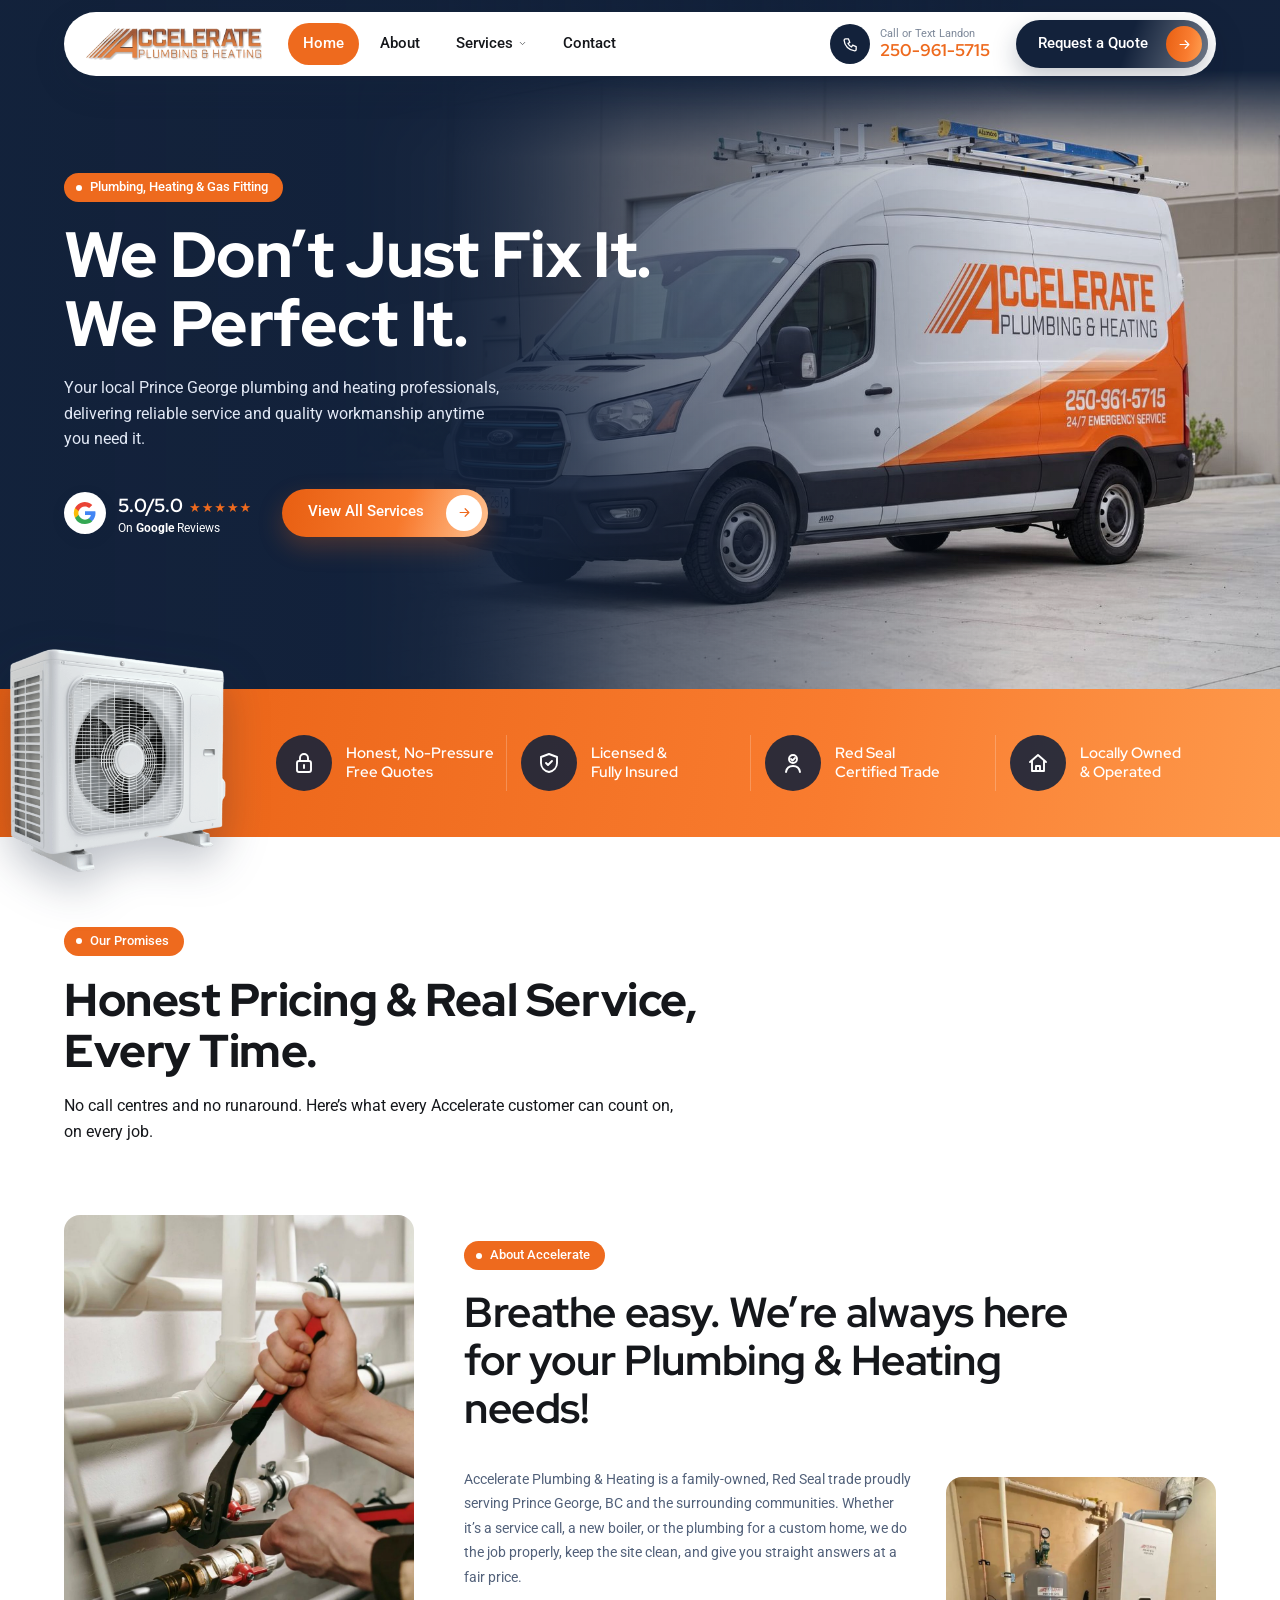
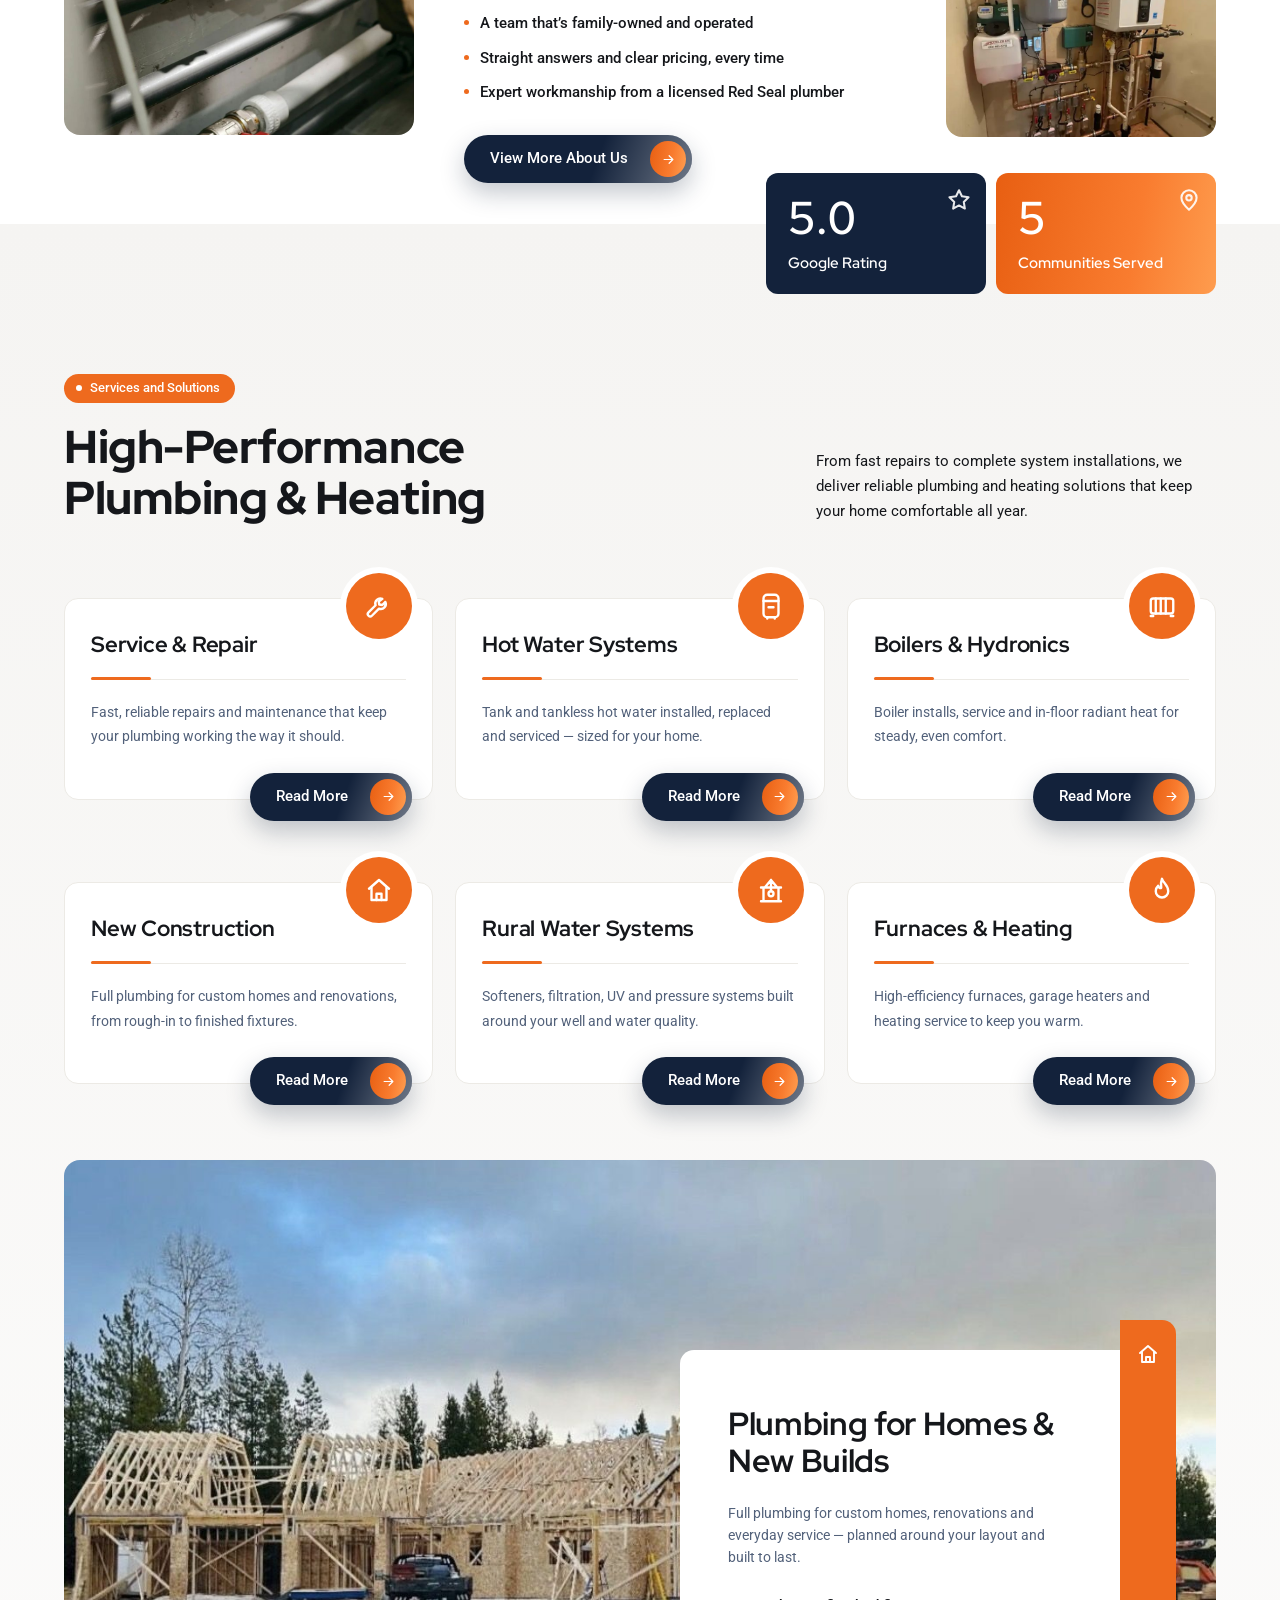
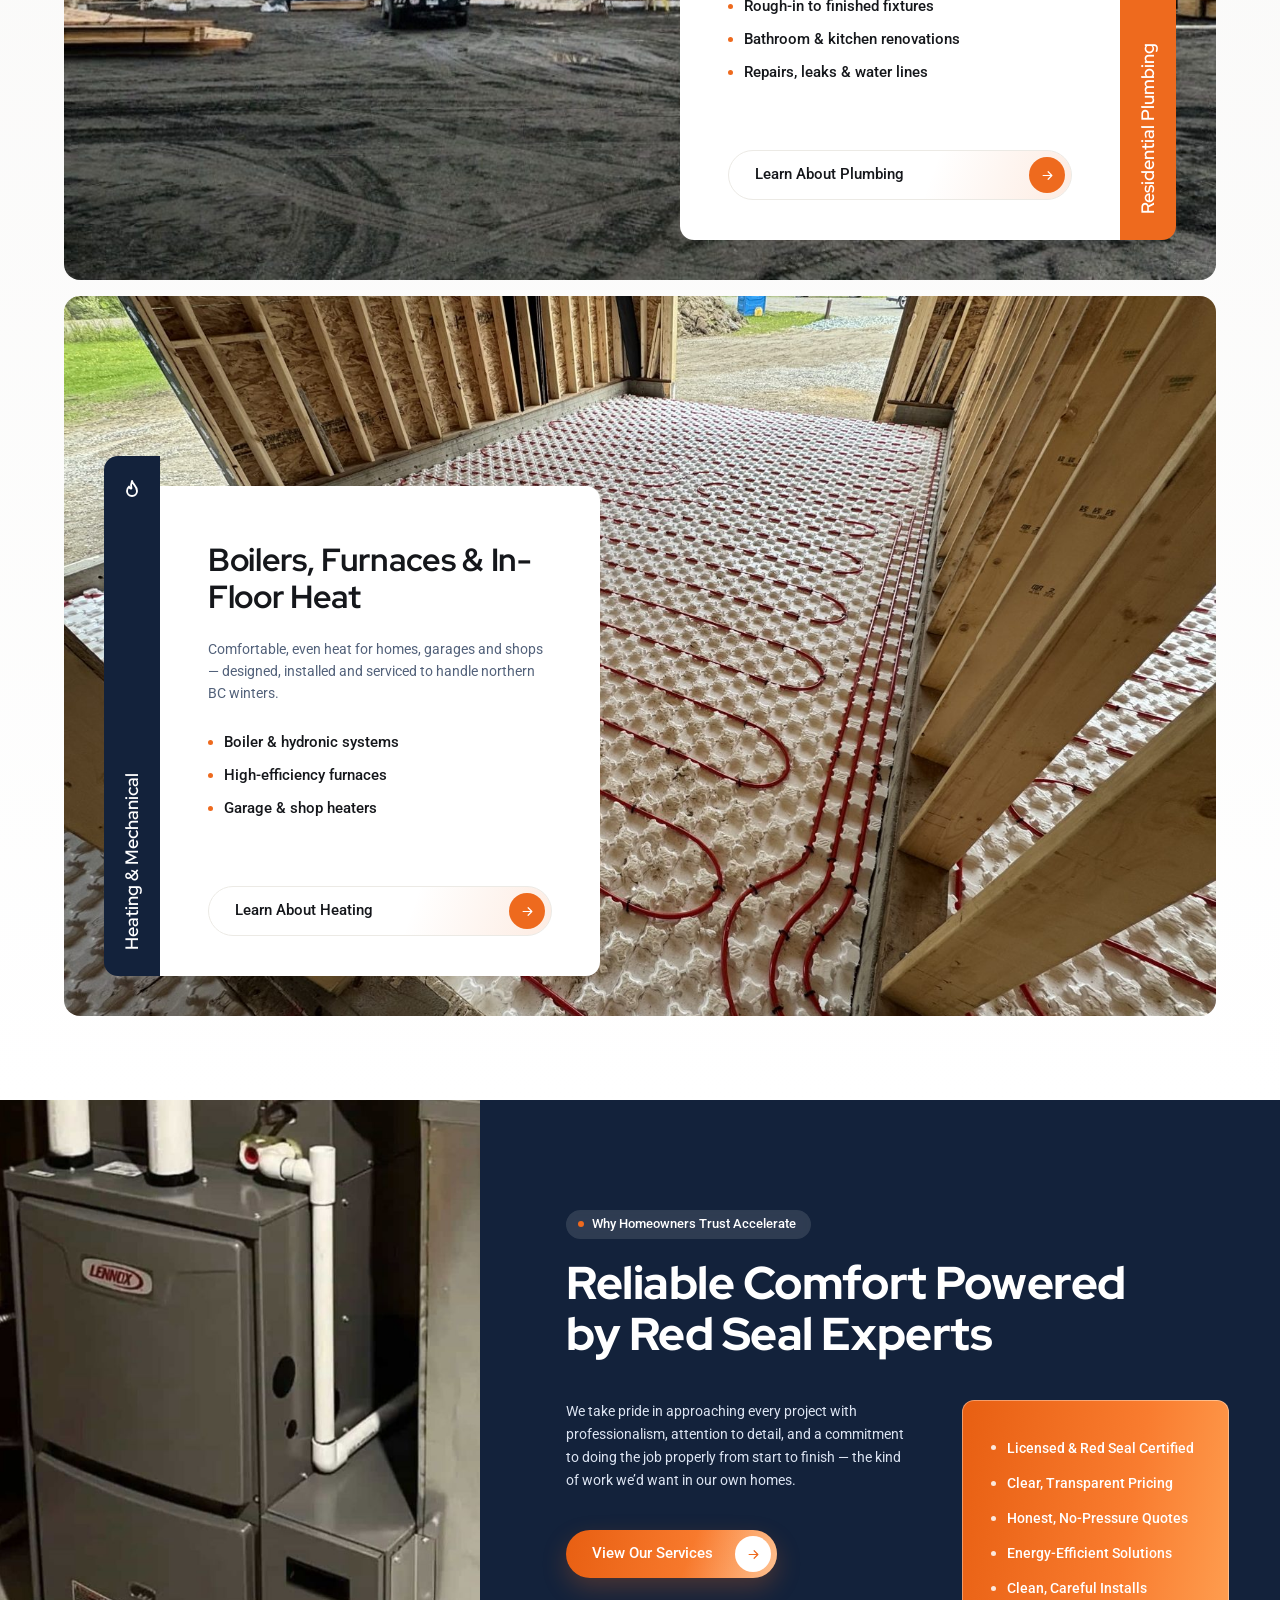
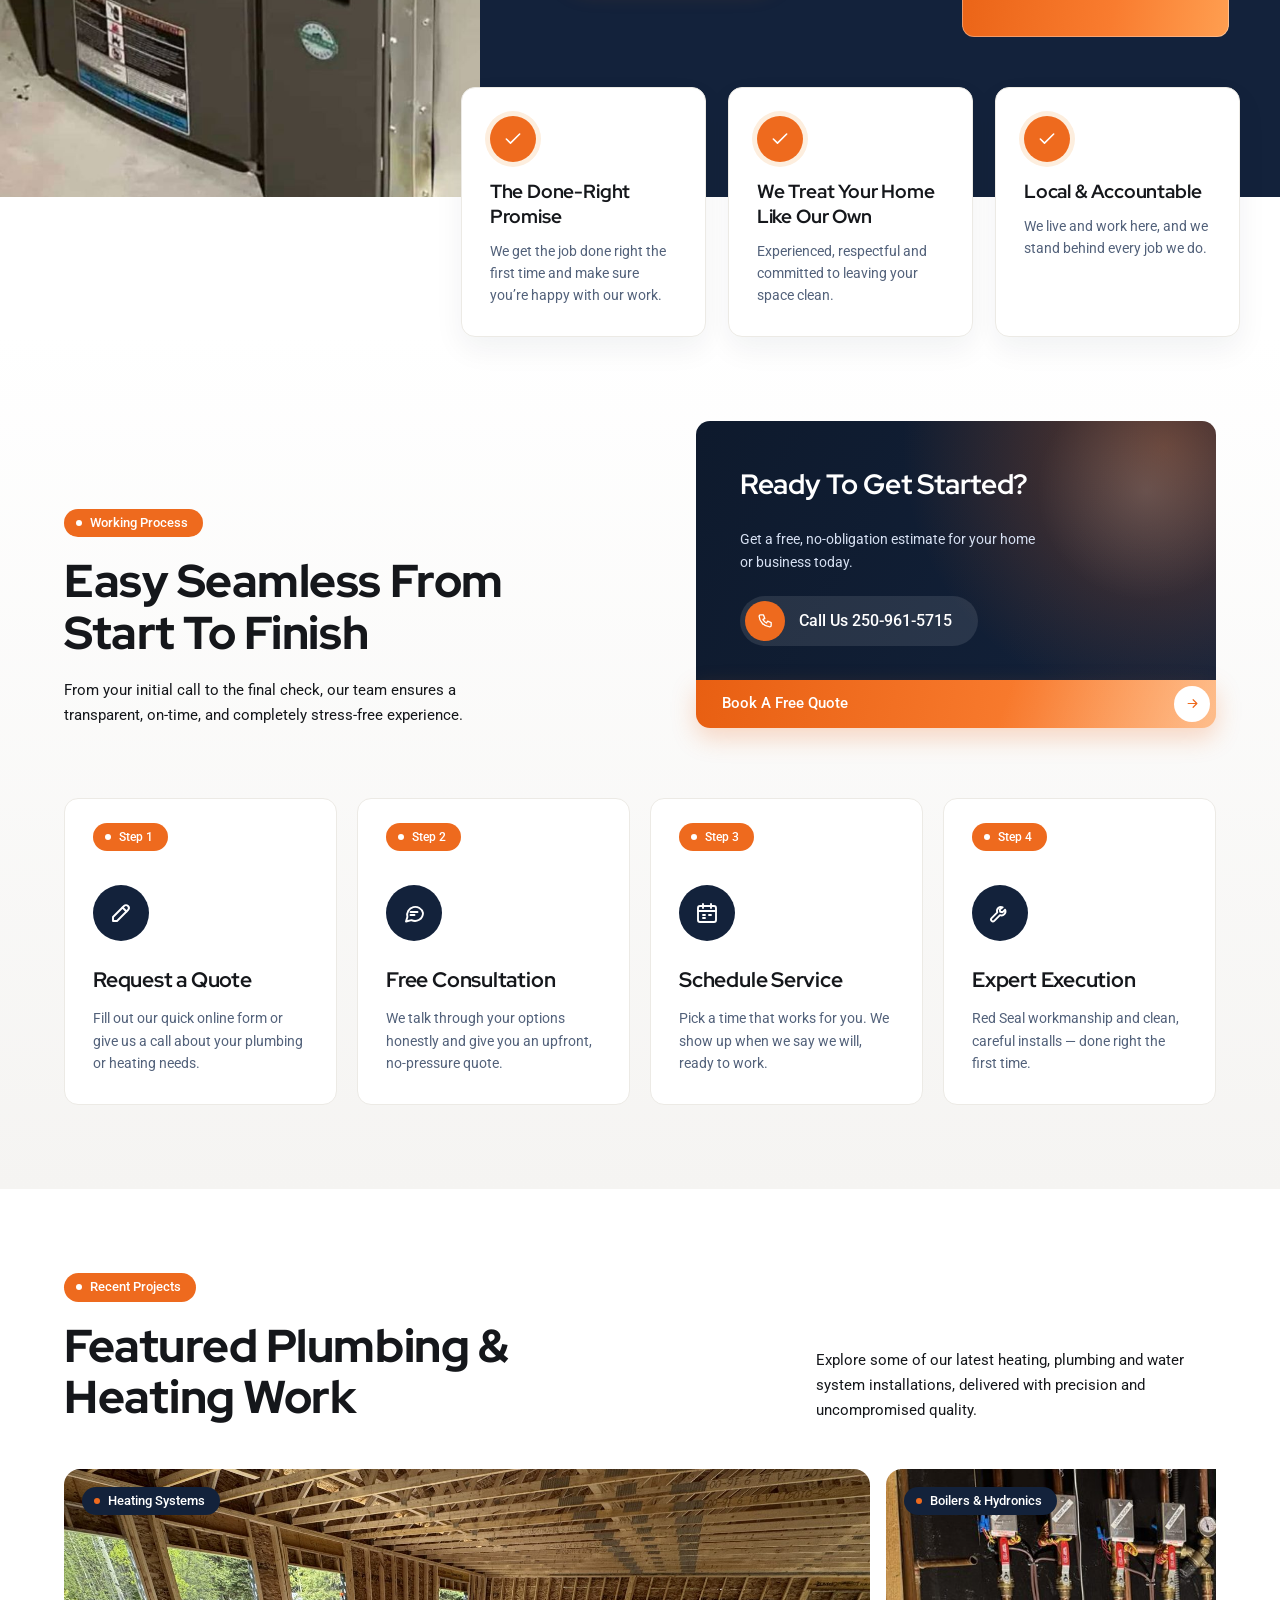
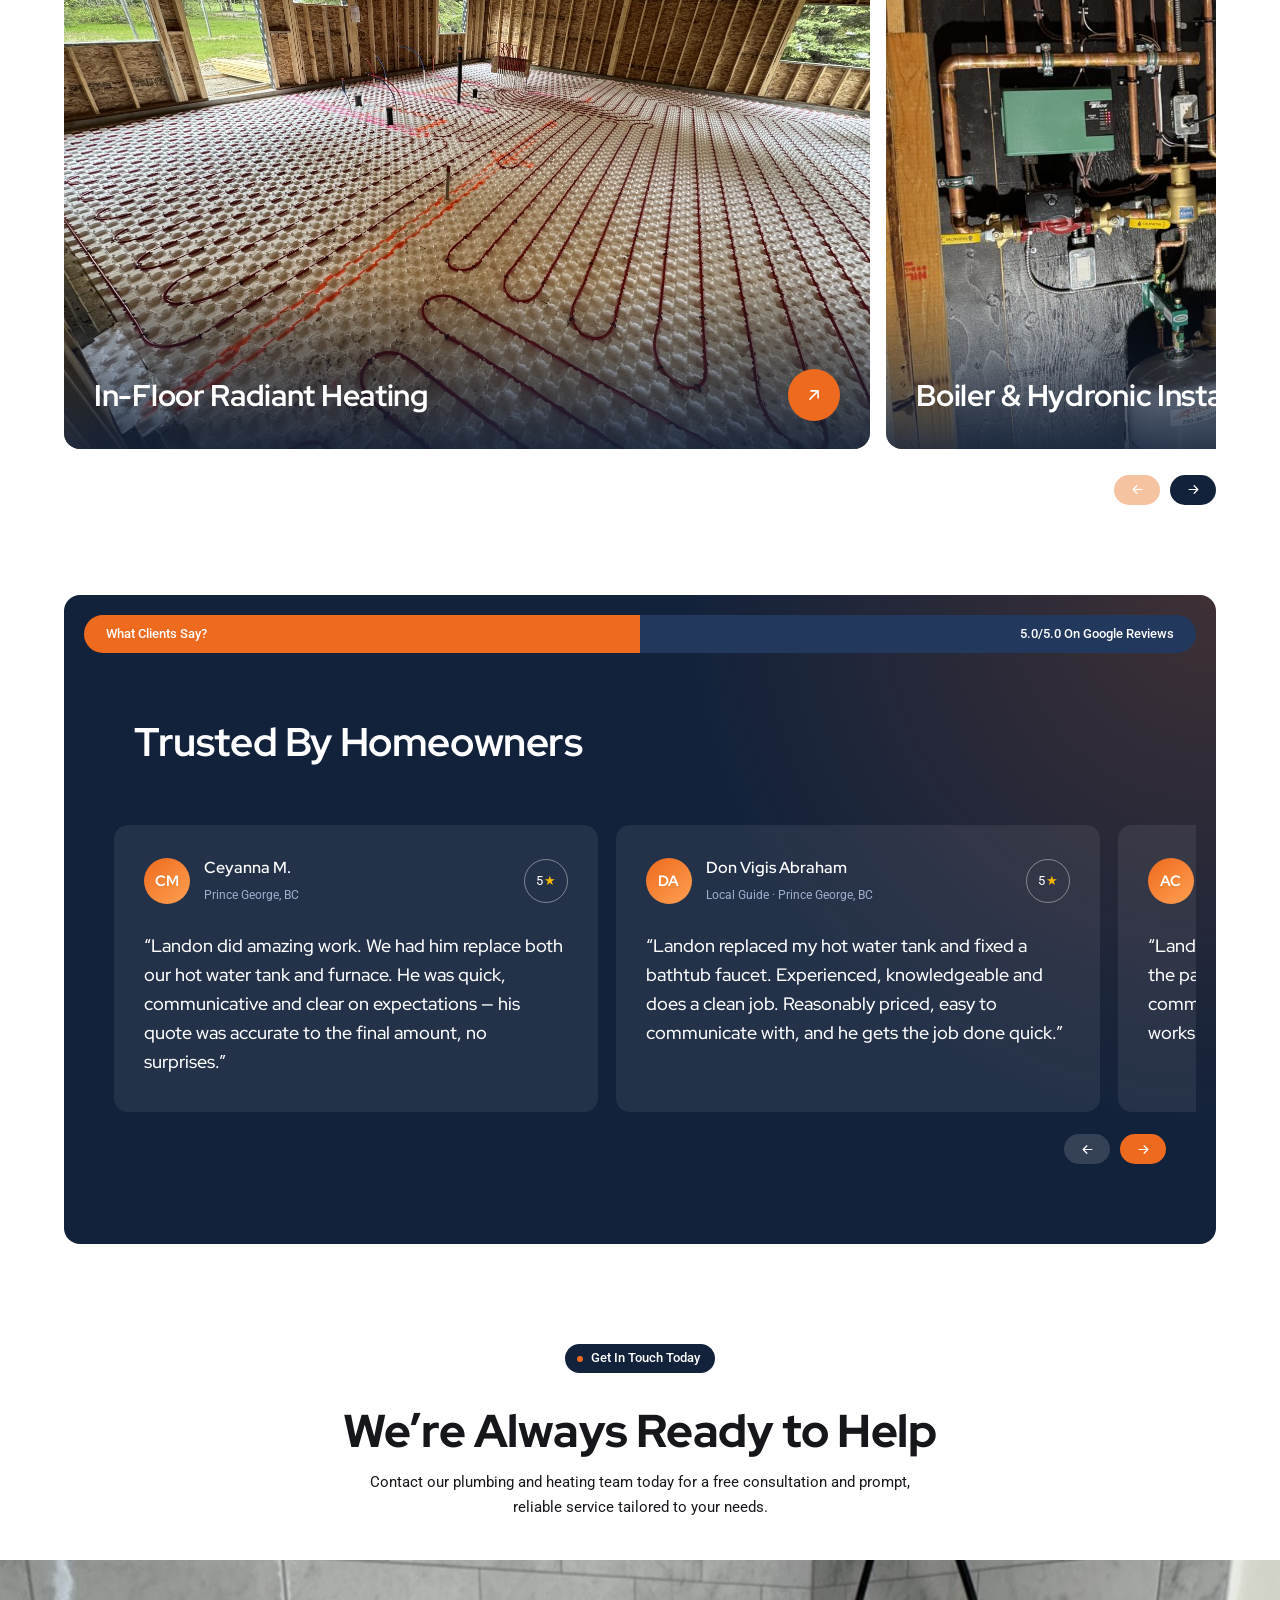
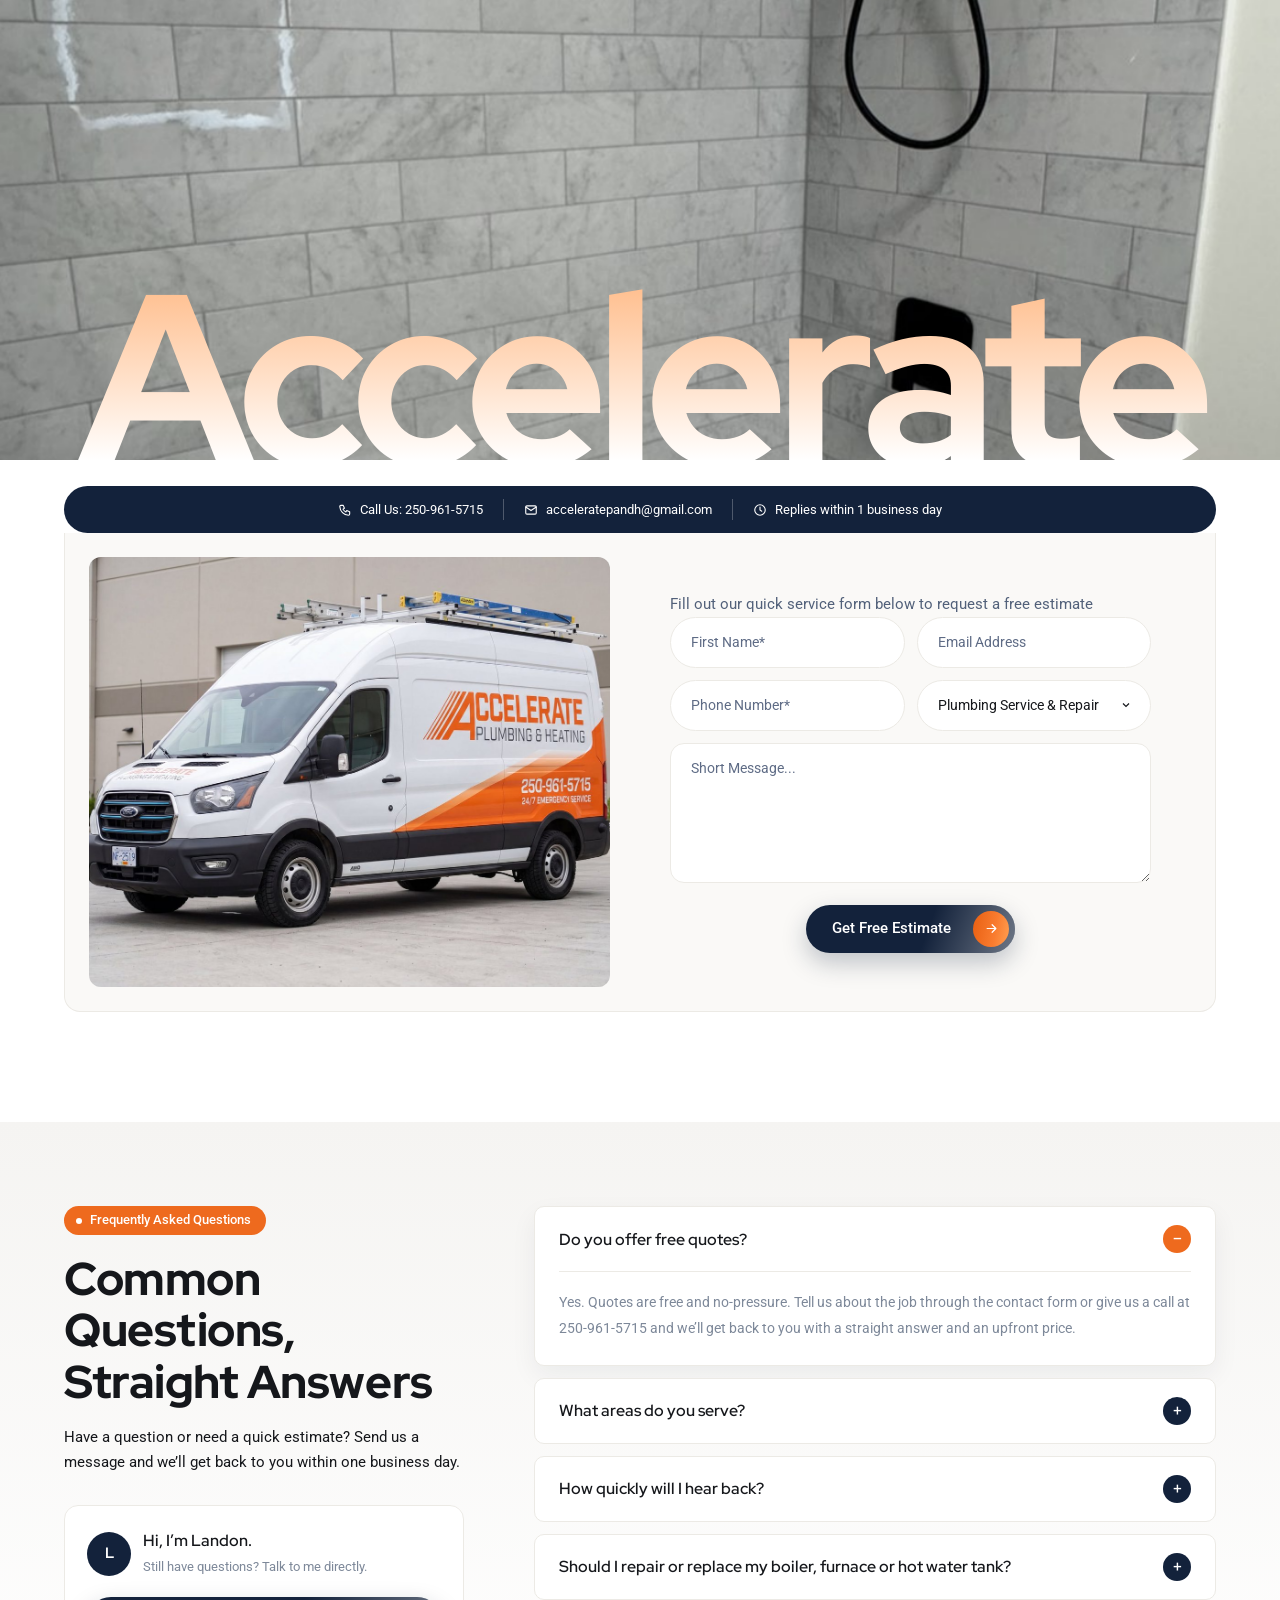
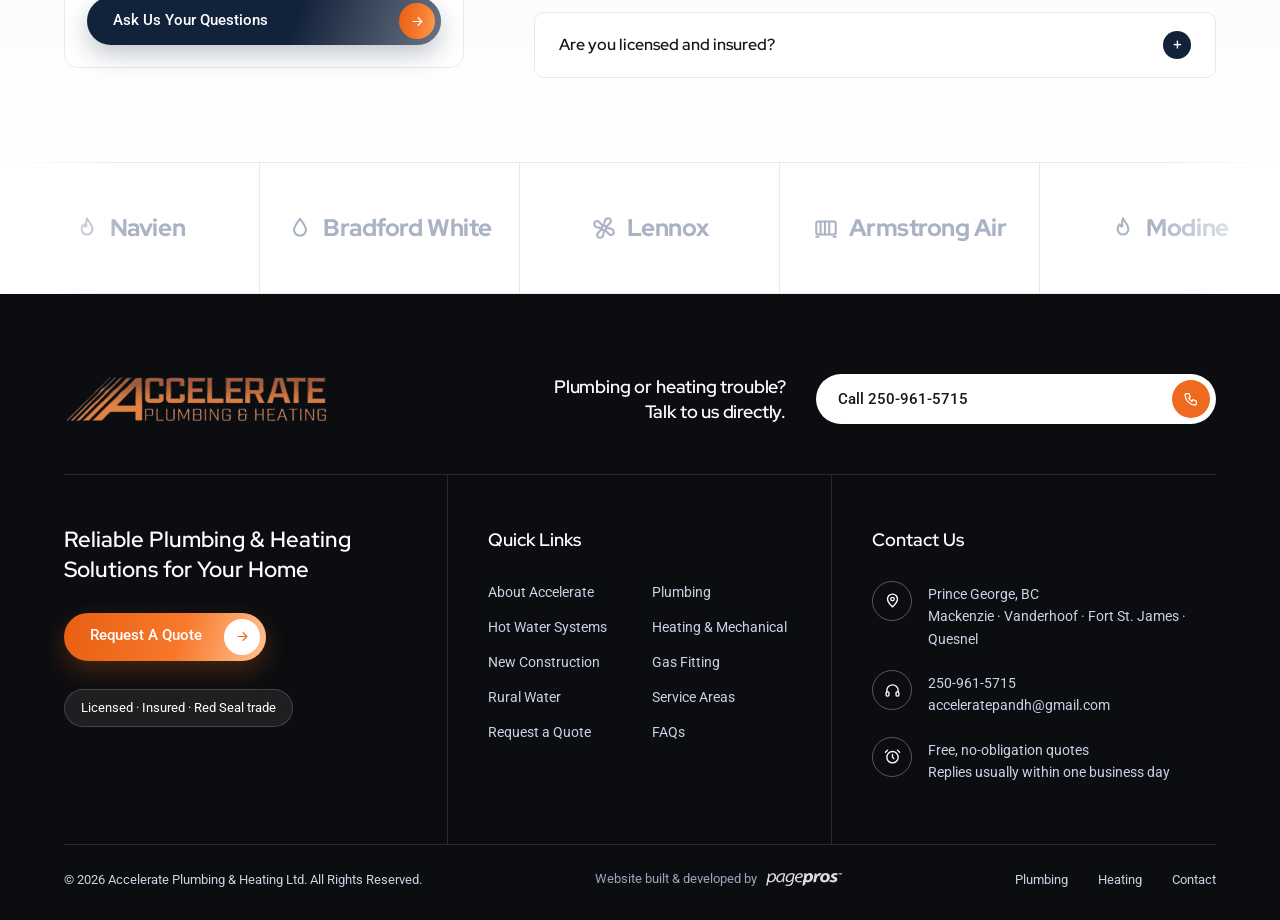
<file: index.html>
<!DOCTYPE html>
<html lang="en">
<head>
<meta charset="utf-8">
<meta name="viewport" content="width=device-width, initial-scale=1">
<title>Accelerate Plumbing &amp; Heating | Prince George, BC</title>
<meta name="description" content="Plumbing, heating and gas fitting in Prince George, BC and surrounding communities. Service and repair, hot water systems, boilers, hydronic heating and new construction.">
<link rel="icon" type="image/png" href="logo.png">
<link rel="preload" href="fonts/red-hat-display-latin-800-normal.woff2" as="font" type="font/woff2" crossorigin>
<link rel="stylesheet" href="styles.css">
<script src="app.js" defer></script>
</head>
<body class="home">
<header class="pill pill--overlay" id="pill">
  <div class="container"><div class="pill__inner">
    <a href="index.html" class="logo"><img src="logo.png" alt="Accelerate Plumbing &amp; Heating"></a>
    <nav class="nav" aria-label="Main"><a href="index.html" class="is-active">Home</a><a href="about.html">About</a><div class="dd"><button type="button" class="" aria-haspopup="true">Services <svg class="caret" viewBox="0 0 24 24" fill="none" stroke="currentColor" stroke-width="1.9" stroke-linecap="round" stroke-linejoin="round" aria-hidden="true"><path d="m6 9 6 6 6-6"/></svg></button><div class="dd__menu"><a href="plumbing.html">Plumbing</a><a href="heating.html">Heating &amp; Mechanical</a></div></div><a href="contact.html">Contact</a></nav>
    <a href="tel:+12509615715" class="pill__call"><span class="icon-circle icon-circle--blue"><svg viewBox="0 0 24 24" fill="none" stroke="currentColor" stroke-width="1.9" stroke-linecap="round" stroke-linejoin="round" aria-hidden="true"><path d="M5 4h4l2 5-2.5 1.5a11 11 0 0 0 5 5L15 13l5 2v4a2 2 0 0 1-2 2A16 16 0 0 1 3 6a2 2 0 0 1 2-2"/></svg></span>
      <span><small>Call or Text Landon</small><b>250-961-5715</b></span></a>
    <a href="contact.html" class="btn btn--blue ">Request a Quote<i><svg viewBox="0 0 24 24" fill="none" stroke="currentColor" stroke-width="1.9" stroke-linecap="round" stroke-linejoin="round" aria-hidden="true"><path d="M5 12h14M13 6l6 6-6 6"/></svg></i></a>
    <button class="burger" type="button" aria-label="Open menu" data-open><svg viewBox="0 0 24 24" fill="none" stroke="currentColor" stroke-width="1.9" stroke-linecap="round" stroke-linejoin="round" aria-hidden="true"><path d="M4 7h16M4 12h16M4 17h10"/></svg></button>
  </div></div>
</header>
<main>
<!-- HERO -->
<section class="hero">
  <div class="hero__bg"><img fetchpriority="high" src="company-van.jpg" alt="Accelerate Plumbing &amp; Heating service van"></div>
  <div class="container">
    <span class="tag">Plumbing, Heating &amp; Gas Fitting</span>
    <h1>We Don&rsquo;t Just Fix It. We Perfect It.</h1>
    <p>Your local Prince George plumbing and heating professionals, delivering reliable service and quality workmanship anytime you need it.</p>
    <div class="hero__cta"><div class="google google--light"><span class="g"><svg viewBox="0 0 24 24" aria-hidden="true"><path fill="#4285F4" d="M22.5 12.2c0-.7-.1-1.4-.2-2H12v3.8h5.9a5 5 0 0 1-2.2 3.3v2.7h3.5c2-1.9 3.3-4.7 3.3-7.8z"/><path fill="#34A853" d="M12 23c3 0 5.5-1 7.3-2.7l-3.5-2.7c-1 .7-2.3 1.1-3.8 1.1-2.9 0-5.4-2-6.3-4.6H2v2.8A11 11 0 0 0 12 23z"/><path fill="#FBBC05" d="M5.7 14.1a6.6 6.6 0 0 1 0-4.2V7.1H2a11 11 0 0 0 0 9.8z"/><path fill="#EA4335" d="M12 5.4c1.6 0 3 .6 4.2 1.7l3.1-3.1A11 11 0 0 0 2 7.1l3.7 2.8C6.6 7.3 9.1 5.4 12 5.4z"/></svg></span><div><strong>5.0/5.0</strong><span class="stars">★★★★★</span><small>On <b>Google</b> Reviews</small></div></div><a href="plumbing.html" class="btn btn--red ">View All Services<i><svg viewBox="0 0 24 24" fill="none" stroke="currentColor" stroke-width="1.9" stroke-linecap="round" stroke-linejoin="round" aria-hidden="true"><path d="M5 12h14M13 6l6 6-6 6"/></svg></i></a></div>
  </div>
</section>

<!-- FEATURE BAND -->
<div class="band"><img class="band__img" src="ac-unit.png" alt="" aria-hidden="true"><div class="band__strip">
  <div class="feat"><span class="icon-circle"><svg viewBox="0 0 24 24" fill="none" stroke="currentColor" stroke-width="1.9" stroke-linecap="round" stroke-linejoin="round" aria-hidden="true"><rect x="5" y="10" width="14" height="11" rx="2"/><path d="M8 10V7a4 4 0 0 1 8 0v3"/><path d="M12 14v3"/></svg></span><span>Honest, No-Pressure<br>Free Quotes</span></div>
  <div class="feat"><span class="icon-circle"><svg viewBox="0 0 24 24" fill="none" stroke="currentColor" stroke-width="1.9" stroke-linecap="round" stroke-linejoin="round" aria-hidden="true"><path d="M12 3 4 6v6c0 4.5 3.3 8 8 9 4.7-1 8-4.5 8-9V6Z"/><path d="m9 12 2 2 4-4"/></svg></span><span>Licensed &amp;<br>Fully Insured</span></div>
  <div class="feat"><span class="icon-circle"><svg viewBox="0 0 24 24" fill="none" stroke="currentColor" stroke-width="1.9" stroke-linecap="round" stroke-linejoin="round" aria-hidden="true"><circle cx="12" cy="8" r="4"/><path d="M5 21c.6-3.8 3.4-6 7-6s6.4 2.2 7 6"/><path d="m10 8 1.5 1.5L14 7"/></svg></span><span>Red Seal<br>Certified Trade</span></div>
  <div class="feat"><span class="icon-circle"><svg viewBox="0 0 24 24" fill="none" stroke="currentColor" stroke-width="1.9" stroke-linecap="round" stroke-linejoin="round" aria-hidden="true"><path d="M4 11 12 4l8 7"/><path d="M6 10v10h12V10"/><path d="M10 20v-5h4v5"/></svg></span><span>Locally Owned<br>&amp; Operated</span></div>
</div></div>

<!-- OUR PROMISES -->
<section class="promises-intro">
  <div class="container">
    <span class="tag">Our Promises</span>
    <h2 class="sec-title">Honest Pricing &amp; Real Service, Every Time.</h2>
    <p>No call centres and no runaround. Here&rsquo;s what every Accelerate customer can count on, on every job.</p>
  </div>
</section>

<!-- ABOUT -->
<section class="about">
  <div class="container">
    <div class="about__grid">
      <div class="about__main"><img src="plumbing.jpg" alt="Plumber servicing valves on a plumbing manifold"></div>
      <div class="about__body">
        <div class="head"><span class="tag">About Accelerate</span><h2>Breathe easy. We&rsquo;re always here for your Plumbing &amp; Heating needs!</h2></div>
        <div class="txt"><p>Accelerate Plumbing &amp; Heating is a family-owned, Red Seal trade proudly serving Prince George, BC and the surrounding communities. Whether it&rsquo;s a service call, a new boiler, or the plumbing for a custom home, we do the job properly, keep the site clean, and give you straight answers at a fair price.</p>
          <ul class="dots"><li>A team that&rsquo;s family-owned and operated</li><li>Straight answers and clear pricing, every time</li><li>Expert workmanship from a licensed Red Seal plumber</li></ul>
          <a href="about.html" class="btn btn--blue ">View More About Us<i><svg viewBox="0 0 24 24" fill="none" stroke="currentColor" stroke-width="1.9" stroke-linecap="round" stroke-linejoin="round" aria-hidden="true"><path d="M5 12h14M13 6l6 6-6 6"/></svg></i></a></div>
        <div class="about__side"><img src="boiler-replacement.jpg" alt="Boiler replacement installed by Accelerate" loading="lazy"></div>
      </div>
    </div>
    <div class="stats-boxes">
      <div class="stat-box stat-box--blue"><svg viewBox="0 0 24 24" fill="none" stroke="currentColor" stroke-width="1.9" stroke-linecap="round" stroke-linejoin="round" aria-hidden="true"><path d="m12 3 2.7 5.6 6.1.9-4.4 4.3 1 6.1-5.4-2.9-5.4 2.9 1-6.1-4.4-4.3 6.1-.9Z"/></svg><b data-count="5.0" data-dec="1">5.0</b><span>Google Rating</span></div>
      <div class="stat-box stat-box--red"><svg viewBox="0 0 24 24" fill="none" stroke="currentColor" stroke-width="1.9" stroke-linecap="round" stroke-linejoin="round" aria-hidden="true"><path d="M12 21c5-4.5 7-8 7-11a7 7 0 1 0-14 0c0 3 2 6.5 7 11Z"/><circle cx="12" cy="10" r="2.5"/></svg><b data-count="5">5</b><span>Communities Served</span></div>
    </div>
  </div>
</section>

<!-- SERVICES -->
<section class="section section--soft" style="margin-top:-70px;padding-top:150px">
  <div class="container">
    <div class="sec-head"><div><span class="tag">Services and Solutions</span><h2 class="sec-title">High-Performance<br>Plumbing &amp; Heating</h2></div>
      <p>From fast repairs to complete system installations, we deliver reliable plumbing and heating solutions that keep your home comfortable all year.</p></div>
    <div class="svc-grid"><article class="svc-card"><span class="icon-circle"><svg viewBox="0 0 24 24" fill="none" stroke="currentColor" stroke-width="1.9" stroke-linecap="round" stroke-linejoin="round" aria-hidden="true"><path d="M14.7 6.3a4 4 0 0 0-5.4 5.1L3.6 17.1a1.9 1.9 0 0 0 2.7 2.7l5.7-5.7a4 4 0 0 0 5.1-5.4l-2.5 2.5-2.4-.4-.4-2.4Z"/></svg></span><h3>Service &amp; Repair</h3><p>Fast, reliable repairs and maintenance that keep your plumbing working the way it should.</p><a href="plumbing.html#service" class="btn btn--blue ">Read More<i><svg viewBox="0 0 24 24" fill="none" stroke="currentColor" stroke-width="1.9" stroke-linecap="round" stroke-linejoin="round" aria-hidden="true"><path d="M5 12h14M13 6l6 6-6 6"/></svg></i></a></article><article class="svc-card"><span class="icon-circle"><svg viewBox="0 0 24 24" fill="none" stroke="currentColor" stroke-width="1.9" stroke-linecap="round" stroke-linejoin="round" aria-hidden="true"><rect x="6" y="3" width="12" height="18" rx="3"/><path d="M6 8h12M10 13h4M9 21v1M15 21v1"/></svg></span><h3>Hot Water Systems</h3><p>Tank and tankless hot water installed, replaced and serviced &mdash; sized for your home.</p><a href="plumbing.html#hot-water" class="btn btn--blue ">Read More<i><svg viewBox="0 0 24 24" fill="none" stroke="currentColor" stroke-width="1.9" stroke-linecap="round" stroke-linejoin="round" aria-hidden="true"><path d="M5 12h14M13 6l6 6-6 6"/></svg></i></a></article><article class="svc-card"><span class="icon-circle"><svg viewBox="0 0 24 24" fill="none" stroke="currentColor" stroke-width="1.9" stroke-linecap="round" stroke-linejoin="round" aria-hidden="true"><rect x="3" y="6" width="18" height="12" rx="2"/><path d="M7 6v12M11 6v12M15 6v12M3 20h2M19 20h2"/></svg></span><h3>Boilers &amp; Hydronics</h3><p>Boiler installs, service and in-floor radiant heat for steady, even comfort.</p><a href="heating.html#boilers" class="btn btn--blue ">Read More<i><svg viewBox="0 0 24 24" fill="none" stroke="currentColor" stroke-width="1.9" stroke-linecap="round" stroke-linejoin="round" aria-hidden="true"><path d="M5 12h14M13 6l6 6-6 6"/></svg></i></a></article><article class="svc-card"><span class="icon-circle"><svg viewBox="0 0 24 24" fill="none" stroke="currentColor" stroke-width="1.9" stroke-linecap="round" stroke-linejoin="round" aria-hidden="true"><path d="M4 11 12 4l8 7"/><path d="M6 10v10h12V10"/><path d="M10 20v-5h4v5"/></svg></span><h3>New Construction</h3><p>Full plumbing for custom homes and renovations, from rough-in to finished fixtures.</p><a href="plumbing.html#new-construction" class="btn btn--blue ">Read More<i><svg viewBox="0 0 24 24" fill="none" stroke="currentColor" stroke-width="1.9" stroke-linecap="round" stroke-linejoin="round" aria-hidden="true"><path d="M5 12h14M13 6l6 6-6 6"/></svg></i></a></article><article class="svc-card"><span class="icon-circle"><svg viewBox="0 0 24 24" fill="none" stroke="currentColor" stroke-width="1.9" stroke-linecap="round" stroke-linejoin="round" aria-hidden="true"><path d="M4 10h16M6 10v11M18 10v11M4 21h16M7 10l5-6 5 6M12 4v9"/><circle cx="12" cy="15" r="2"/></svg></span><h3>Rural Water Systems</h3><p>Softeners, filtration, UV and pressure systems built around your well and water quality.</p><a href="plumbing.html#rural-water" class="btn btn--blue ">Read More<i><svg viewBox="0 0 24 24" fill="none" stroke="currentColor" stroke-width="1.9" stroke-linecap="round" stroke-linejoin="round" aria-hidden="true"><path d="M5 12h14M13 6l6 6-6 6"/></svg></i></a></article><article class="svc-card"><span class="icon-circle"><svg viewBox="0 0 24 24" fill="none" stroke="currentColor" stroke-width="1.9" stroke-linecap="round" stroke-linejoin="round" aria-hidden="true"><path d="M12 3c.8 3.4 5 5 5 10a5 5 0 0 1-10 0c0-2 .8-3.3 2-4.4.4 1.6 1.4 2.2 2.4 1.7-.6-2.6-.3-5 .6-7.3Z"/></svg></span><h3>Furnaces &amp; Heating</h3><p>High-efficiency furnaces, garage heaters and heating service to keep you warm.</p><a href="heating.html#furnaces" class="btn btn--blue ">Read More<i><svg viewBox="0 0 24 24" fill="none" stroke="currentColor" stroke-width="1.9" stroke-linecap="round" stroke-linejoin="round" aria-hidden="true"><path d="M5 12h14M13 6l6 6-6 6"/></svg></i></a></article></div>
    <div class="panels">
      <div class="panel">
  <img src="custom-home-rough-in.jpg" alt="Custom home under construction in the Prince George area" loading="lazy">
  <div class="panel__card">
    <div class="panel__box"><h3>Plumbing for Homes &amp; New Builds</h3><p>Full plumbing for custom homes, renovations and everyday service &mdash; planned around your layout and built to last.</p><ul class="dots"><li>Rough-in to finished fixtures</li><li>Bathroom &amp; kitchen renovations</li><li>Repairs, leaks &amp; water lines</li></ul>
      <a href="plumbing.html" class="btn btn--white btn--wide">Learn About Plumbing<i><svg viewBox="0 0 24 24" fill="none" stroke="currentColor" stroke-width="1.9" stroke-linecap="round" stroke-linejoin="round" aria-hidden="true"><path d="M5 12h14M13 6l6 6-6 6"/></svg></i></a></div>
    <div class="panel__tab"><svg viewBox="0 0 24 24" fill="none" stroke="currentColor" stroke-width="1.9" stroke-linecap="round" stroke-linejoin="round" aria-hidden="true"><path d="M4 11 12 4l8 7"/><path d="M6 10v10h12V10"/><path d="M10 20v-5h4v5"/></svg><span>Residential Plumbing</span></div>
  </div>
</div>
      <div class="panel panel--left">
  <img src="infloor-heating-2.jpg" alt="In-floor radiant heating installed in a garage near Prince George" loading="lazy">
  <div class="panel__card">
    <div class="panel__box"><h3>Boilers, Furnaces &amp; In-Floor Heat</h3><p>Comfortable, even heat for homes, garages and shops &mdash; designed, installed and serviced to handle northern BC winters.</p><ul class="dots"><li>Boiler &amp; hydronic systems</li><li>High-efficiency furnaces</li><li>Garage &amp; shop heaters</li></ul>
      <a href="heating.html" class="btn btn--white btn--wide">Learn About Heating<i><svg viewBox="0 0 24 24" fill="none" stroke="currentColor" stroke-width="1.9" stroke-linecap="round" stroke-linejoin="round" aria-hidden="true"><path d="M5 12h14M13 6l6 6-6 6"/></svg></i></a></div>
    <div class="panel__tab"><svg viewBox="0 0 24 24" fill="none" stroke="currentColor" stroke-width="1.9" stroke-linecap="round" stroke-linejoin="round" aria-hidden="true"><path d="M12 3c.8 3.4 5 5 5 10a5 5 0 0 1-10 0c0-2 .8-3.3 2-4.4.4 1.6 1.4 2.2 2.4 1.7-.6-2.6-.3-5 .6-7.3Z"/></svg><span>Heating &amp; Mechanical</span></div>
  </div>
</div>
    </div>
  </div>
</section>


<!-- WHY TRUST -->
<section class="trust" style="margin-top:0">
  <div class="trust__img"><img src="furnace-repair.jpg" alt="Lennox gas furnace serviced by Accelerate" loading="lazy"></div>
  <div class="trust__body">
    <span class="tag tag--blue">Why Homeowners Trust Accelerate</span>
    <h2 class="sec-title">Reliable Comfort Powered by Red Seal Experts</h2>
    <div class="trust__cols">
      <div><p>We take pride in approaching every project with professionalism, attention to detail, and a commitment to doing the job properly from start to finish &mdash; the kind of work we&rsquo;d want in our own homes.</p>
        <a href="plumbing.html" class="btn btn--red ">View Our Services<i><svg viewBox="0 0 24 24" fill="none" stroke="currentColor" stroke-width="1.9" stroke-linecap="round" stroke-linejoin="round" aria-hidden="true"><path d="M5 12h14M13 6l6 6-6 6"/></svg></i></a></div>
      <div class="std-box"><ul class="dots"><li>Licensed &amp; Red Seal Certified</li><li>Clear, Transparent Pricing</li><li>Honest, No-Pressure Quotes</li><li>Energy-Efficient Solutions</li><li>Clean, Careful Installs</li></ul></div>
    </div>
  </div>
</section>
<div class="promise-row">
  <div class="promise"><span class="icon-circle"><svg viewBox="0 0 24 24" fill="none" stroke="currentColor" stroke-width="1.9" stroke-linecap="round" stroke-linejoin="round" aria-hidden="true"><path d="M20 6 9 17l-5-5"/></svg></span><h3>The Done-Right Promise</h3><p>We get the job done right the first time and make sure you&rsquo;re happy with our work.</p></div>
  <div class="promise"><span class="icon-circle"><svg viewBox="0 0 24 24" fill="none" stroke="currentColor" stroke-width="1.9" stroke-linecap="round" stroke-linejoin="round" aria-hidden="true"><path d="M20 6 9 17l-5-5"/></svg></span><h3>We Treat Your Home Like Our Own</h3><p>Experienced, respectful and committed to leaving your space clean.</p></div>
  <div class="promise"><span class="icon-circle"><svg viewBox="0 0 24 24" fill="none" stroke="currentColor" stroke-width="1.9" stroke-linecap="round" stroke-linejoin="round" aria-hidden="true"><path d="M20 6 9 17l-5-5"/></svg></span><h3>Local &amp; Accountable</h3><p>We live and work here, and we stand behind every job we do.</p></div>
</div>

<!-- PROCESS -->
<section class="section section--soft" style="background:linear-gradient(180deg,#fff 0%,var(--soft) 100%)">
  <div class="container">
    <div class="process__top">
      <div><span class="tag">Working Process</span><h2 class="sec-title">Easy Seamless From<br>Start To Finish</h2>
        <p>From your initial call to the final check, our team ensures a transparent, on-time, and completely stress-free experience.</p></div>
      <div class="ready">
        <div class="ready__card"><h3>Ready To Get Started?</h3><p>Get a free, no-obligation estimate for your home or business today.</p>
          <a href="tel:+12509615715" class="call-pill"><i><svg viewBox="0 0 24 24" fill="none" stroke="currentColor" stroke-width="1.9" stroke-linecap="round" stroke-linejoin="round" aria-hidden="true"><path d="M5 4h4l2 5-2.5 1.5a11 11 0 0 0 5 5L15 13l5 2v4a2 2 0 0 1-2 2A16 16 0 0 1 3 6a2 2 0 0 1 2-2"/></svg></i>Call Us 250-961-5715</a></div>
        <a href="contact.html" class="btn btn--red btn--wide">Book A Free Quote<i><svg viewBox="0 0 24 24" fill="none" stroke="currentColor" stroke-width="1.9" stroke-linecap="round" stroke-linejoin="round" aria-hidden="true"><path d="M5 12h14M13 6l6 6-6 6"/></svg></i></a>
      </div>
    </div>
    <div class="steps"><div class="step"><span class="tag">Step 1</span><span class="icon-circle"><svg viewBox="0 0 24 24" fill="none" stroke="currentColor" stroke-width="1.9" stroke-linecap="round" stroke-linejoin="round" aria-hidden="true"><path d="M4 20h4L19 9a2.8 2.8 0 0 0-4-4L4 16Z"/><path d="m13.5 6.5 4 4"/></svg></span><h3>Request a Quote</h3><p>Fill out our quick online form or give us a call about your plumbing or heating needs.</p></div><div class="step"><span class="tag">Step 2</span><span class="icon-circle"><svg viewBox="0 0 24 24" fill="none" stroke="currentColor" stroke-width="1.9" stroke-linecap="round" stroke-linejoin="round" aria-hidden="true"><path d="M21 12a8 8 0 0 1-11.6 7.1L4 20.5l1.4-4.6A8 8 0 1 1 21 12Z"/><path d="M8.5 11h7M8.5 14h4"/></svg></span><h3>Free Consultation</h3><p>We talk through your options honestly and give you an upfront, no-pressure quote.</p></div><div class="step"><span class="tag">Step 3</span><span class="icon-circle"><svg viewBox="0 0 24 24" fill="none" stroke="currentColor" stroke-width="1.9" stroke-linecap="round" stroke-linejoin="round" aria-hidden="true"><rect x="3" y="5" width="18" height="16" rx="2"/><path d="M16 3v4M8 3v4M3 10h18M8 14h2M14 14h2M8 17h2"/></svg></span><h3>Schedule Service</h3><p>Pick a time that works for you. We show up when we say we will, ready to work.</p></div><div class="step"><span class="tag">Step 4</span><span class="icon-circle"><svg viewBox="0 0 24 24" fill="none" stroke="currentColor" stroke-width="1.9" stroke-linecap="round" stroke-linejoin="round" aria-hidden="true"><path d="M14.7 6.3a4 4 0 0 0-5.4 5.1L3.6 17.1a1.9 1.9 0 0 0 2.7 2.7l5.7-5.7a4 4 0 0 0 5.1-5.4l-2.5 2.5-2.4-.4-.4-2.4Z"/></svg></span><h3>Expert Execution</h3><p>Red Seal workmanship and clean, careful installs — done right the first time.</p></div></div>
  </div>
</section>

<!-- PROJECTS -->
<section class="section projects" style="padding-bottom:90px">
  <div class="container"><div class="sec-head"><div><span class="tag">Recent Projects</span><h2 class="sec-title">Featured Plumbing &amp;<br>Heating Work</h2></div>
    <p>Explore some of our latest heating, plumbing and water system installations, delivered with precision and uncompromised quality.</p></div></div>
  <div class="container"><div class="track" data-track="projects"><a class="slide" href="heating.html"><img src="infloor-heating.jpg" alt="In-floor radiant heating PEX tubing installed near Prince George, BC" loading="lazy"><span class="tag tag--blue">Heating Systems</span><div class="slide__cap"><h3>In-Floor Radiant Heating</h3><span class="go"><svg viewBox="0 0 24 24" fill="none" stroke="currentColor" stroke-width="1.9" stroke-linecap="round" stroke-linejoin="round" aria-hidden="true"><path d="M5 12h14M13 6l6 6-6 6"/></svg></span></div></a><a class="slide" href="heating.html"><img src="boiler-install.jpg" alt="Navien boiler and hydronic system installed by Accelerate" loading="lazy"><span class="tag tag--blue">Boilers &amp; Hydronics</span><div class="slide__cap"><h3>Boiler &amp; Hydronic Install</h3><span class="go"><svg viewBox="0 0 24 24" fill="none" stroke="currentColor" stroke-width="1.9" stroke-linecap="round" stroke-linejoin="round" aria-hidden="true"><path d="M5 12h14M13 6l6 6-6 6"/></svg></span></div></a><a class="slide" href="plumbing.html"><img src="custom-home-rough-in.jpg" alt="Custom home under construction ready for plumbing rough-in" loading="lazy"><span class="tag tag--blue">New Construction</span><div class="slide__cap"><h3>Custom Home Rough-In</h3><span class="go"><svg viewBox="0 0 24 24" fill="none" stroke="currentColor" stroke-width="1.9" stroke-linecap="round" stroke-linejoin="round" aria-hidden="true"><path d="M5 12h14M13 6l6 6-6 6"/></svg></span></div></a><a class="slide" href="plumbing.html"><img src="finished-fixtures.jpg" alt="Finished tile shower with fixtures installed by Accelerate" loading="lazy"><span class="tag tag--blue">Residential Plumbing</span><div class="slide__cap"><h3>Finished Shower Fixtures</h3><span class="go"><svg viewBox="0 0 24 24" fill="none" stroke="currentColor" stroke-width="1.9" stroke-linecap="round" stroke-linejoin="round" aria-hidden="true"><path d="M5 12h14M13 6l6 6-6 6"/></svg></span></div></a><a class="slide" href="heating.html"><img src="furnace-install.jpg" alt="Armstrong Air furnace installed in Prince George, BC" loading="lazy"><span class="tag tag--blue">Heating Systems</span><div class="slide__cap"><h3>High-Efficiency Furnace</h3><span class="go"><svg viewBox="0 0 24 24" fill="none" stroke="currentColor" stroke-width="1.9" stroke-linecap="round" stroke-linejoin="round" aria-hidden="true"><path d="M5 12h14M13 6l6 6-6 6"/></svg></span></div></a><a class="slide" href="plumbing.html"><img src="rural-water-system.jpg" alt="Rural water pressure and treatment system" loading="lazy"><span class="tag tag--blue">Rural Water</span><div class="slide__cap"><h3>Rural Water System</h3><span class="go"><svg viewBox="0 0 24 24" fill="none" stroke="currentColor" stroke-width="1.9" stroke-linecap="round" stroke-linejoin="round" aria-hidden="true"><path d="M5 12h14M13 6l6 6-6 6"/></svg></span></div></a></div>
    <div class="track-nav"><button class="arrow arrow--ghost" type="button" data-prev="projects" aria-label="Previous"><svg viewBox="0 0 24 24" fill="none" stroke="currentColor" stroke-width="1.9" stroke-linecap="round" stroke-linejoin="round" aria-hidden="true"><path d="M19 12H5M11 6l-6 6 6 6"/></svg></button>
      <button class="arrow" type="button" data-next="projects" aria-label="Next"><svg viewBox="0 0 24 24" fill="none" stroke="currentColor" stroke-width="1.9" stroke-linecap="round" stroke-linejoin="round" aria-hidden="true"><path d="M5 12h14M13 6l6 6-6 6"/></svg></button></div></div>
</section>

<!-- TESTIMONIALS -->
<section style="padding-bottom:100px"><div class="container"><div class="tbox">
  <div class="tbox__bar"><span>What Clients Say?</span><span>5.0/5.0 On Google Reviews</span></div>
  <h2>Trusted By Homeowners</h2>
  <div class="track" data-track="reviews"><div class="tcard"><div class="tcard__head"><span class="avatar">CM</span><div><b>Ceyanna M.</b><small>Prince George, BC</small></div><span class="tcard__score">5<em>★</em></span></div><p>&ldquo;Landon did amazing work. We had him replace both our hot water tank and furnace. He was quick, communicative and clear on expectations — his quote was accurate to the final amount, no surprises.&rdquo;</p></div><div class="tcard"><div class="tcard__head"><span class="avatar">DA</span><div><b>Don Vigis Abraham</b><small>Local Guide · Prince George, BC</small></div><span class="tcard__score">5<em>★</em></span></div><p>&ldquo;Landon replaced my hot water tank and fixed a bathtub faucet. Experienced, knowledgeable and does a clean job. Reasonably priced, easy to communicate with, and he gets the job done quick.&rdquo;</p></div><div class="tcard"><div class="tcard__head"><span class="avatar">AC</span><div><b>Adam Crawford</b><small>Prince George, BC</small></div><span class="tcard__score">5<em>★</em></span></div><p>&ldquo;Landon has done plumbing and boiler work for us in the past and has always done a great job. Very good communicator, shows up when he says he will, and works hard on site.&rdquo;</p></div></div>
  <div class="track-nav"><button class="arrow arrow--ghost" type="button" data-prev="reviews" aria-label="Previous"><svg viewBox="0 0 24 24" fill="none" stroke="currentColor" stroke-width="1.9" stroke-linecap="round" stroke-linejoin="round" aria-hidden="true"><path d="M19 12H5M11 6l-6 6 6 6"/></svg></button>
    <button class="arrow" type="button" data-next="reviews" aria-label="Next"><svg viewBox="0 0 24 24" fill="none" stroke="currentColor" stroke-width="1.9" stroke-linecap="round" stroke-linejoin="round" aria-hidden="true"><path d="M5 12h14M13 6l6 6-6 6"/></svg></button></div>
</div></div></section>

<!-- REACH US -->
<section class="reach">
  <div class="container"><div class="sec-head sec-head--center"><span class="tag tag--blue">Get In Touch Today</span><h2 class="sec-title">We&rsquo;re Always Ready to Help</h2>
    <p>Contact our plumbing and heating team today for a free consultation and prompt, reliable service tailored to your needs.</p></div></div>
  <div class="wm "><img src="finished-fixtures-tub.jpg" alt="Finished bathroom plumbing by Accelerate" loading="lazy"><div class="wm__text" aria-hidden="true">Accelerate</div></div>
  <div class="container reach__panel">
    <div class="reach__bar"><span><svg viewBox="0 0 24 24" fill="none" stroke="currentColor" stroke-width="1.9" stroke-linecap="round" stroke-linejoin="round" aria-hidden="true"><path d="M5 4h4l2 5-2.5 1.5a11 11 0 0 0 5 5L15 13l5 2v4a2 2 0 0 1-2 2A16 16 0 0 1 3 6a2 2 0 0 1 2-2"/></svg>Call Us: 250-961-5715</span><span><svg viewBox="0 0 24 24" fill="none" stroke="currentColor" stroke-width="1.9" stroke-linecap="round" stroke-linejoin="round" aria-hidden="true"><rect x="3" y="5" width="18" height="14" rx="2"/><path d="m3 7 9 6 9-6"/></svg>acceleratepandh@gmail.com</span><span><svg viewBox="0 0 24 24" fill="none" stroke="currentColor" stroke-width="1.9" stroke-linecap="round" stroke-linejoin="round" aria-hidden="true"><circle cx="12" cy="12" r="9"/><path d="M12 7v5l3 2"/></svg>Replies within 1 business day</span></div>
    <div class="reach__card"><div class="img"><img src="company-van.jpg" alt="Accelerate Plumbing &amp; Heating service van" loading="lazy"></div><div class="form-sm">
  <form id="lead-form" novalidate>
    <p>Fill out our quick service form below to request a free estimate</p>
    <div class="fgrid">
      <div class="field"><label class="sr-only" for="lead-name">First name</label><input id="lead-name" name="name" placeholder="First Name*" autocomplete="given-name"><span class="err">Please enter your name.</span></div>
      <div class="field"><label class="sr-only" for="lead-email">Email</label><input id="lead-email" name="email" type="email" placeholder="Email Address" autocomplete="email"><span class="err">That email doesn&rsquo;t look right.</span></div>
      <div class="field"><label class="sr-only" for="lead-phone">Phone</label><input id="lead-phone" name="phone" type="tel" placeholder="Phone Number*" autocomplete="tel"><span class="err">Please enter a phone number.</span></div>
      <div class="field"><label class="sr-only" for="lead-service">Service</label><select id="lead-service" name="service"><option>Plumbing Service &amp; Repair</option><option>Hot Water Systems</option><option>New Construction &amp; Renovations</option><option>Rural Water Systems</option><option>Boilers &amp; Hydronic Heating</option><option>Furnaces</option><option>Garage &amp; Shop Heaters</option><option>Gas Fitting</option><option>Something else</option></select></div>
      <div class="field full"><label class="sr-only" for="lead-msg">Message</label><textarea id="lead-msg" name="message" placeholder="Short Message..."></textarea></div>
    </div>
    <div class="form-actions"><button type="submit" class="btn btn--blue">Get Free Estimate<i><svg viewBox="0 0 24 24" fill="none" stroke="currentColor" stroke-width="1.9" stroke-linecap="round" stroke-linejoin="round" aria-hidden="true"><path d="M5 12h14M13 6l6 6-6 6"/></svg></i></button></div>
  </form>
  <div class="form-done" id="lead-done">
    <span class="icon-circle"><svg viewBox="0 0 24 24" fill="none" stroke="currentColor" stroke-width="1.9" stroke-linecap="round" stroke-linejoin="round" aria-hidden="true"><path d="M20 6 9 17l-5-5"/></svg></span>
    <h3>Thanks, <span data-out-name></span>!</h3>
    <p>Your email app should open with your request filled in &mdash; just press send. If it didn&rsquo;t, use the button below or give us a call.</p>
    <div class="row"><a class="btn btn--blue" data-mailto href="mailto:acceleratepandh@gmail.com">Send by email<i><svg viewBox="0 0 24 24" fill="none" stroke="currentColor" stroke-width="1.9" stroke-linecap="round" stroke-linejoin="round" aria-hidden="true"><path d="M5 12h14M13 6l6 6-6 6"/></svg></i></a><a href="tel:+12509615715" class="btn btn--red ">Call 250-961-5715<i><svg viewBox="0 0 24 24" fill="none" stroke="currentColor" stroke-width="1.9" stroke-linecap="round" stroke-linejoin="round" aria-hidden="true"><path d="M5 12h14M13 6l6 6-6 6"/></svg></i></a></div>
  </div>
</div></div>
  </div>
</section>

<div style="height:110px"></div>
<section class="section section--soft" id="faq">
  <div class="container faq__layout">
    <div class="faq__head">
      <div><span class="tag">Frequently Asked Questions</span><h2 class="sec-title">Common Questions,<br>Straight Answers</h2>
        <p>Have a question or need a quick estimate? Send us a message and we&rsquo;ll get back to you within one business day.</p></div>
      <div class="helper"><div class="helper__who"><span class="avatar">L</span><div><b>Hi, I&rsquo;m Landon.</b>
        <small>Still have questions? Talk to me directly.</small></div></div>
        <a href="contact.html" class="btn btn--blue btn--wide">Ask Us Your Questions<i><svg viewBox="0 0 24 24" fill="none" stroke="currentColor" stroke-width="1.9" stroke-linecap="round" stroke-linejoin="round" aria-hidden="true"><path d="M5 12h14M13 6l6 6-6 6"/></svg></i></a></div>
    </div>
    <div class="faq__list"><details class="qa" open><summary>Do you offer free quotes?<i></i></summary><div class="ans">Yes. Quotes are free and no-pressure. Tell us about the job through the contact form or give us a call at <a href="tel:+12509615715">250-961-5715</a> and we&rsquo;ll get back to you with a straight answer and an upfront price.</div></details><details class="qa"><summary>What areas do you serve?<i></i></summary><div class="ans">We&rsquo;re based in Prince George, BC and also serve Mackenzie, Vanderhoof, Fort St. James, Quesnel and the communities in between. Don&rsquo;t see your town? Call us &mdash; chances are we cover it.</div></details><details class="qa"><summary>How quickly will I hear back?<i></i></summary><div class="ans">We usually reply within one business day. For anything urgent, give us a call &mdash; you&rsquo;ll talk to Landon directly, not a call centre.</div></details><details class="qa"><summary>Should I repair or replace my boiler, furnace or hot water tank?<i></i></summary><div class="ans">It depends on the age, condition and efficiency of the equipment. We&rsquo;ll give you an honest comparison of repair vs. replacement and never upsell you on capacity you don&rsquo;t need.</div></details><details class="qa"><summary>Are you licensed and insured?<i></i></summary><div class="ans">Yes. Accelerate Plumbing &amp; Heating is a licensed and insured, Red Seal trade, and we do our gas fitting safely and to code.</div></details></div>
  </div>
</section>
<div class="brands" aria-label="Equipment we install"><div class="brands__track"><span><svg viewBox="0 0 24 24" fill="none" stroke="currentColor" stroke-width="1.9" stroke-linecap="round" stroke-linejoin="round" aria-hidden="true"><path d="M12 3c.8 3.4 5 5 5 10a5 5 0 0 1-10 0c0-2 .8-3.3 2-4.4.4 1.6 1.4 2.2 2.4 1.7-.6-2.6-.3-5 .6-7.3Z"/></svg>Navien</span><span><svg viewBox="0 0 24 24" fill="none" stroke="currentColor" stroke-width="1.9" stroke-linecap="round" stroke-linejoin="round" aria-hidden="true"><path d="M12 3.5C8.5 8 6.5 10.8 6.5 13.7a5.5 5.5 0 0 0 11 0C17.5 10.8 15.5 8 12 3.5Z"/></svg>Bradford White</span><span><svg viewBox="0 0 24 24" fill="none" stroke="currentColor" stroke-width="1.9" stroke-linecap="round" stroke-linejoin="round" aria-hidden="true"><circle cx="12" cy="12" r="2"/><path d="M12 10c0-4 1-7 4-7 2 0 3 2 2 4l-4 4M14 12c4 0 7 1 7 4 0 2-2 3-4 2l-4-4M12 14c0 4-1 7-4 7-2 0-3-2-2-4l4-4M10 12c-4 0-7-1-7-4 0-2 2-3 4-2l4 4"/></svg>Lennox</span><span><svg viewBox="0 0 24 24" fill="none" stroke="currentColor" stroke-width="1.9" stroke-linecap="round" stroke-linejoin="round" aria-hidden="true"><rect x="3" y="6" width="18" height="12" rx="2"/><path d="M7 6v12M11 6v12M15 6v12M3 20h2M19 20h2"/></svg>Armstrong Air</span><span><svg viewBox="0 0 24 24" fill="none" stroke="currentColor" stroke-width="1.9" stroke-linecap="round" stroke-linejoin="round" aria-hidden="true"><path d="M12 3c.8 3.4 5 5 5 10a5 5 0 0 1-10 0c0-2 .8-3.3 2-4.4.4 1.6 1.4 2.2 2.4 1.7-.6-2.6-.3-5 .6-7.3Z"/></svg>Modine</span><span aria-hidden="true"><svg viewBox="0 0 24 24" fill="none" stroke="currentColor" stroke-width="1.9" stroke-linecap="round" stroke-linejoin="round" aria-hidden="true"><path d="M12 3c.8 3.4 5 5 5 10a5 5 0 0 1-10 0c0-2 .8-3.3 2-4.4.4 1.6 1.4 2.2 2.4 1.7-.6-2.6-.3-5 .6-7.3Z"/></svg>Navien</span><span aria-hidden="true"><svg viewBox="0 0 24 24" fill="none" stroke="currentColor" stroke-width="1.9" stroke-linecap="round" stroke-linejoin="round" aria-hidden="true"><path d="M12 3.5C8.5 8 6.5 10.8 6.5 13.7a5.5 5.5 0 0 0 11 0C17.5 10.8 15.5 8 12 3.5Z"/></svg>Bradford White</span><span aria-hidden="true"><svg viewBox="0 0 24 24" fill="none" stroke="currentColor" stroke-width="1.9" stroke-linecap="round" stroke-linejoin="round" aria-hidden="true"><circle cx="12" cy="12" r="2"/><path d="M12 10c0-4 1-7 4-7 2 0 3 2 2 4l-4 4M14 12c4 0 7 1 7 4 0 2-2 3-4 2l-4-4M12 14c0 4-1 7-4 7-2 0-3-2-2-4l4-4M10 12c-4 0-7-1-7-4 0-2 2-3 4-2l4 4"/></svg>Lennox</span><span aria-hidden="true"><svg viewBox="0 0 24 24" fill="none" stroke="currentColor" stroke-width="1.9" stroke-linecap="round" stroke-linejoin="round" aria-hidden="true"><rect x="3" y="6" width="18" height="12" rx="2"/><path d="M7 6v12M11 6v12M15 6v12M3 20h2M19 20h2"/></svg>Armstrong Air</span><span aria-hidden="true"><svg viewBox="0 0 24 24" fill="none" stroke="currentColor" stroke-width="1.9" stroke-linecap="round" stroke-linejoin="round" aria-hidden="true"><path d="M12 3c.8 3.4 5 5 5 10a5 5 0 0 1-10 0c0-2 .8-3.3 2-4.4.4 1.6 1.4 2.2 2.4 1.7-.6-2.6-.3-5 .6-7.3Z"/></svg>Modine</span><span aria-hidden="true"><svg viewBox="0 0 24 24" fill="none" stroke="currentColor" stroke-width="1.9" stroke-linecap="round" stroke-linejoin="round" aria-hidden="true"><path d="M12 3c.8 3.4 5 5 5 10a5 5 0 0 1-10 0c0-2 .8-3.3 2-4.4.4 1.6 1.4 2.2 2.4 1.7-.6-2.6-.3-5 .6-7.3Z"/></svg>Navien</span><span aria-hidden="true"><svg viewBox="0 0 24 24" fill="none" stroke="currentColor" stroke-width="1.9" stroke-linecap="round" stroke-linejoin="round" aria-hidden="true"><path d="M12 3.5C8.5 8 6.5 10.8 6.5 13.7a5.5 5.5 0 0 0 11 0C17.5 10.8 15.5 8 12 3.5Z"/></svg>Bradford White</span><span aria-hidden="true"><svg viewBox="0 0 24 24" fill="none" stroke="currentColor" stroke-width="1.9" stroke-linecap="round" stroke-linejoin="round" aria-hidden="true"><circle cx="12" cy="12" r="2"/><path d="M12 10c0-4 1-7 4-7 2 0 3 2 2 4l-4 4M14 12c4 0 7 1 7 4 0 2-2 3-4 2l-4-4M12 14c0 4-1 7-4 7-2 0-3-2-2-4l4-4M10 12c-4 0-7-1-7-4 0-2 2-3 4-2l4 4"/></svg>Lennox</span><span aria-hidden="true"><svg viewBox="0 0 24 24" fill="none" stroke="currentColor" stroke-width="1.9" stroke-linecap="round" stroke-linejoin="round" aria-hidden="true"><rect x="3" y="6" width="18" height="12" rx="2"/><path d="M7 6v12M11 6v12M15 6v12M3 20h2M19 20h2"/></svg>Armstrong Air</span><span aria-hidden="true"><svg viewBox="0 0 24 24" fill="none" stroke="currentColor" stroke-width="1.9" stroke-linecap="round" stroke-linejoin="round" aria-hidden="true"><path d="M12 3c.8 3.4 5 5 5 10a5 5 0 0 1-10 0c0-2 .8-3.3 2-4.4.4 1.6 1.4 2.2 2.4 1.7-.6-2.6-.3-5 .6-7.3Z"/></svg>Modine</span><span aria-hidden="true"><svg viewBox="0 0 24 24" fill="none" stroke="currentColor" stroke-width="1.9" stroke-linecap="round" stroke-linejoin="round" aria-hidden="true"><path d="M12 3c.8 3.4 5 5 5 10a5 5 0 0 1-10 0c0-2 .8-3.3 2-4.4.4 1.6 1.4 2.2 2.4 1.7-.6-2.6-.3-5 .6-7.3Z"/></svg>Navien</span><span aria-hidden="true"><svg viewBox="0 0 24 24" fill="none" stroke="currentColor" stroke-width="1.9" stroke-linecap="round" stroke-linejoin="round" aria-hidden="true"><path d="M12 3.5C8.5 8 6.5 10.8 6.5 13.7a5.5 5.5 0 0 0 11 0C17.5 10.8 15.5 8 12 3.5Z"/></svg>Bradford White</span><span aria-hidden="true"><svg viewBox="0 0 24 24" fill="none" stroke="currentColor" stroke-width="1.9" stroke-linecap="round" stroke-linejoin="round" aria-hidden="true"><circle cx="12" cy="12" r="2"/><path d="M12 10c0-4 1-7 4-7 2 0 3 2 2 4l-4 4M14 12c4 0 7 1 7 4 0 2-2 3-4 2l-4-4M12 14c0 4-1 7-4 7-2 0-3-2-2-4l4-4M10 12c-4 0-7-1-7-4 0-2 2-3 4-2l4 4"/></svg>Lennox</span><span aria-hidden="true"><svg viewBox="0 0 24 24" fill="none" stroke="currentColor" stroke-width="1.9" stroke-linecap="round" stroke-linejoin="round" aria-hidden="true"><rect x="3" y="6" width="18" height="12" rx="2"/><path d="M7 6v12M11 6v12M15 6v12M3 20h2M19 20h2"/></svg>Armstrong Air</span><span aria-hidden="true"><svg viewBox="0 0 24 24" fill="none" stroke="currentColor" stroke-width="1.9" stroke-linecap="round" stroke-linejoin="round" aria-hidden="true"><path d="M12 3c.8 3.4 5 5 5 10a5 5 0 0 1-10 0c0-2 .8-3.3 2-4.4.4 1.6 1.4 2.2 2.4 1.7-.6-2.6-.3-5 .6-7.3Z"/></svg>Modine</span></div></div>
</main>
<footer class="footer">
  <div class="container">
    <div class="footer__top">
      <a href="index.html"><img src="footer-logo.png" alt="Accelerate Plumbing &amp; Heating"></a>
      <div class="footer__cta"><h4>Plumbing or heating trouble?<br>Talk to us directly.</h4>
        <a href="tel:+12509615715" class="footer__pill">Call 250-961-5715<i><svg viewBox="0 0 24 24" fill="none" stroke="currentColor" stroke-width="1.9" stroke-linecap="round" stroke-linejoin="round" aria-hidden="true"><path d="M5 4h4l2 5-2.5 1.5a11 11 0 0 0 5 5L15 13l5 2v4a2 2 0 0 1-2 2A16 16 0 0 1 3 6a2 2 0 0 1 2-2"/></svg></i></a></div>
    </div>
    <div class="footer__grid">
      <div><p class="footer__lead">Reliable Plumbing &amp; Heating Solutions for Your Home</p>
        <a href="contact.html" class="btn btn--red ">Request A Quote<i><svg viewBox="0 0 24 24" fill="none" stroke="currentColor" stroke-width="1.9" stroke-linecap="round" stroke-linejoin="round" aria-hidden="true"><path d="M5 12h14M13 6l6 6-6 6"/></svg></i></a>
        <div><span class="badge">Licensed &middot; Insured &middot; Red Seal trade</span></div></div>
      <div><h5>Quick Links</h5><div class="links">
        <a href="about.html">About Accelerate</a><a href="plumbing.html">Plumbing</a>
        <a href="plumbing.html#hot-water">Hot Water Systems</a><a href="heating.html">Heating &amp; Mechanical</a>
        <a href="plumbing.html#new-construction">New Construction</a><a href="heating.html#gas-fitting">Gas Fitting</a>
        <a href="plumbing.html#rural-water">Rural Water</a><a href="about.html#coverage">Service Areas</a>
        <a href="contact.html">Request a Quote</a><a href="about.html#faq">FAQs</a></div></div>
      <div><h5>Contact Us</h5><div class="cinfo">
        <div><i><svg viewBox="0 0 24 24" fill="none" stroke="currentColor" stroke-width="1.9" stroke-linecap="round" stroke-linejoin="round" aria-hidden="true"><path d="M12 21c5-4.5 7-8 7-11a7 7 0 1 0-14 0c0 3 2 6.5 7 11Z"/><circle cx="12" cy="10" r="2.5"/></svg></i><span>Prince George, BC<br>Mackenzie &middot; Vanderhoof &middot; Fort St. James &middot; Quesnel</span></div>
        <div><i><svg viewBox="0 0 24 24" fill="none" stroke="currentColor" stroke-width="1.9" stroke-linecap="round" stroke-linejoin="round" aria-hidden="true"><path d="M4 14v-2a8 8 0 0 1 16 0v2"/><rect x="3" y="14" width="4" height="6" rx="1.5"/><rect x="17" y="14" width="4" height="6" rx="1.5"/></svg></i><span><a href="tel:+12509615715">250-961-5715</a><br><a href="mailto:acceleratepandh@gmail.com">acceleratepandh@gmail.com</a></span></div>
        <div><i><svg viewBox="0 0 24 24" fill="none" stroke="currentColor" stroke-width="1.9" stroke-linecap="round" stroke-linejoin="round" aria-hidden="true"><circle cx="12" cy="13" r="8"/><path d="M12 9v4l2 2M5 3 2 6M19 3l3 3"/></svg></i><span>Free, no-obligation quotes<br>Replies usually within one business day</span></div></div></div>
    </div>
    <div class="footer__bottom"><span>&copy; 2026 Accelerate Plumbing &amp; Heating Ltd. All Rights Reserved.</span>
      <a class="footer__credit" href="https://pagepros.io" target="_blank" rel="noopener">Website built &amp; developed by <img src="pagepros-logo.png" alt="Page Pros" width="76" height="13"></a>
      <nav><a href="plumbing.html">Plumbing</a><a href="heating.html">Heating</a><a href="contact.html">Contact</a></nav></div>
  </div>
</footer>
<button class="to-top" type="button" aria-label="Back to top" data-top><svg viewBox="0 0 24 24" fill="none" stroke="currentColor" stroke-width="1.9" stroke-linecap="round" stroke-linejoin="round" aria-hidden="true"><path d="M12 19V5M6 11l6-6 6 6"/></svg></button>
<div class="mnav" id="mnav" aria-hidden="true"><div class="mnav__panel"><div class="mnav__top"><img src="logo.png" alt="Accelerate Plumbing &amp; Heating"><button class="mnav__close" type="button" aria-label="Close menu" data-close>&times;</button></div><a class="l is-active" href="index.html">Home</a><a class="l" href="about.html">About</a><a class="l sub" href="plumbing.html">Plumbing</a><a class="l sub" href="heating.html">Heating &amp; Mechanical</a><a class="l" href="contact.html">Contact</a><a href="tel:+12509615715" class="btn btn--red btn--wide">Call 250-961-5715<i><svg viewBox="0 0 24 24" fill="none" stroke="currentColor" stroke-width="1.9" stroke-linecap="round" stroke-linejoin="round" aria-hidden="true"><path d="M5 12h14M13 6l6 6-6 6"/></svg></i></a></div></div>
</body>
</html>
</file>
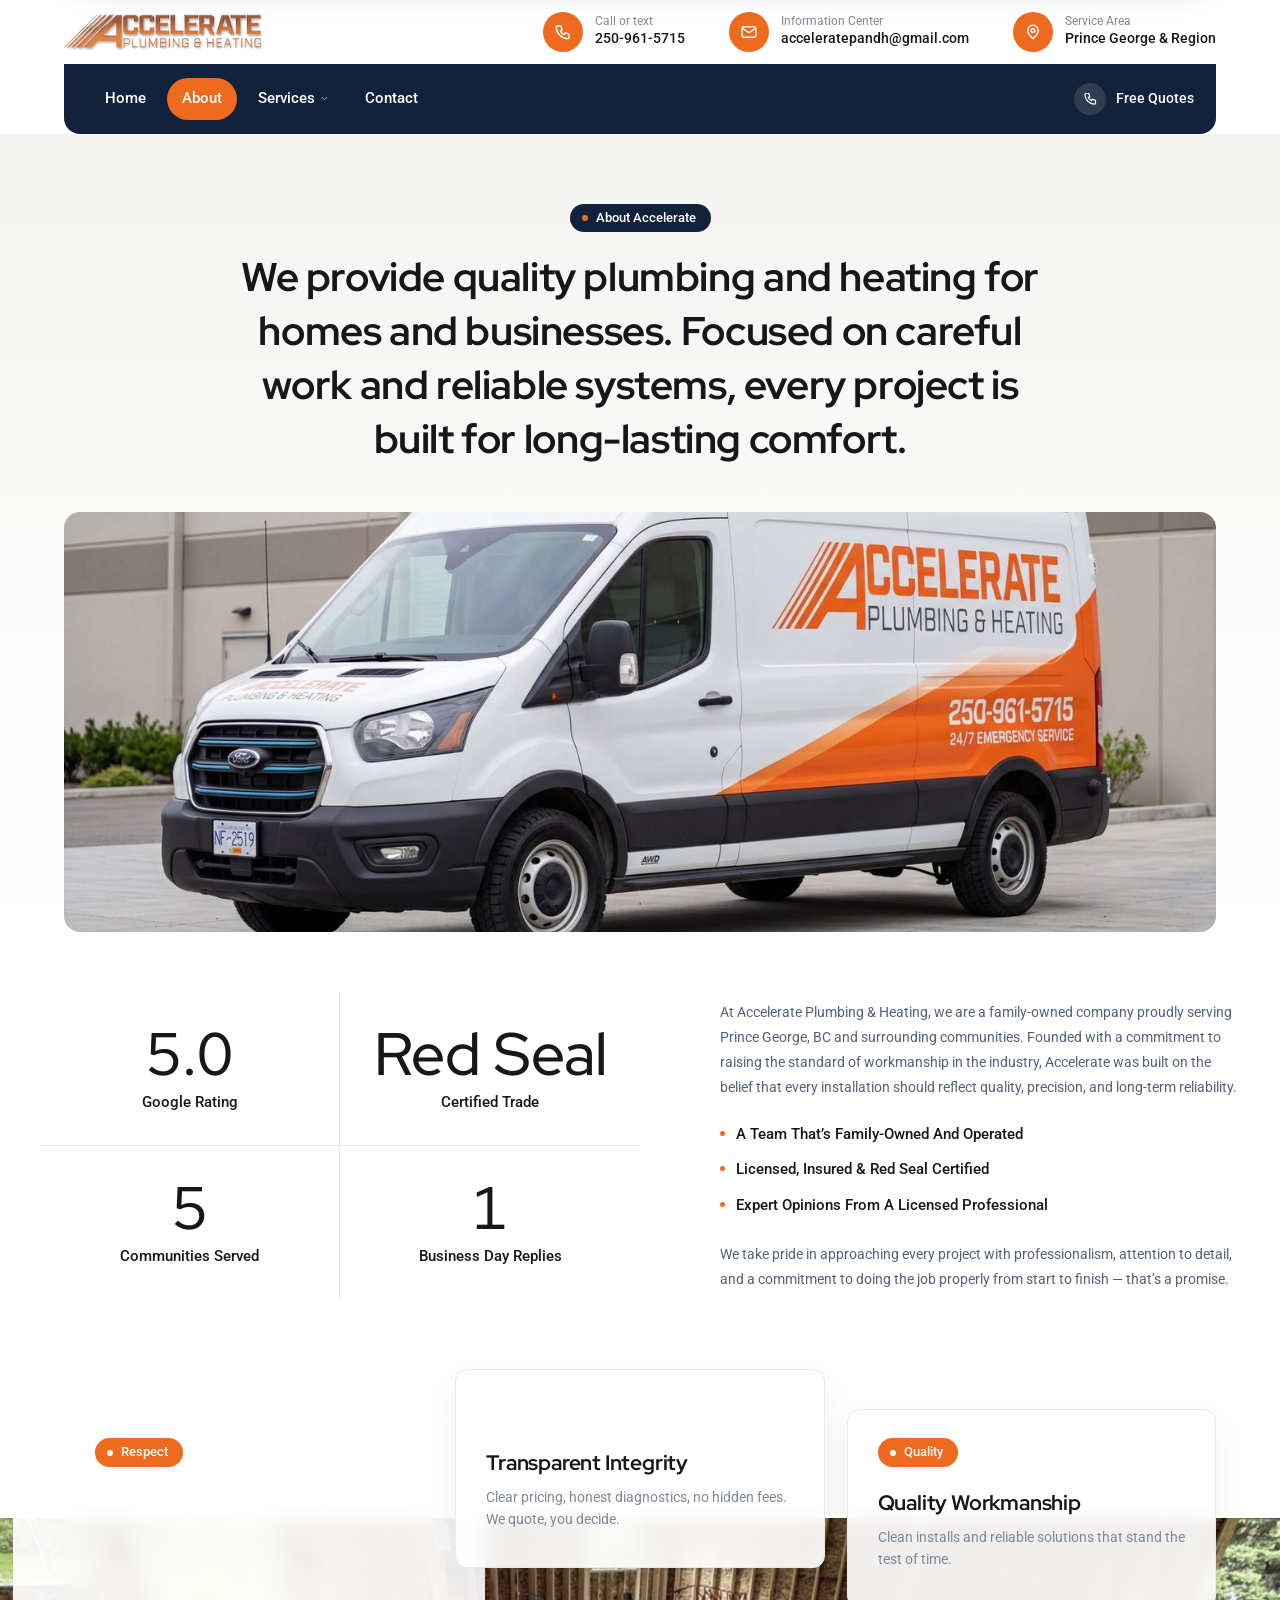
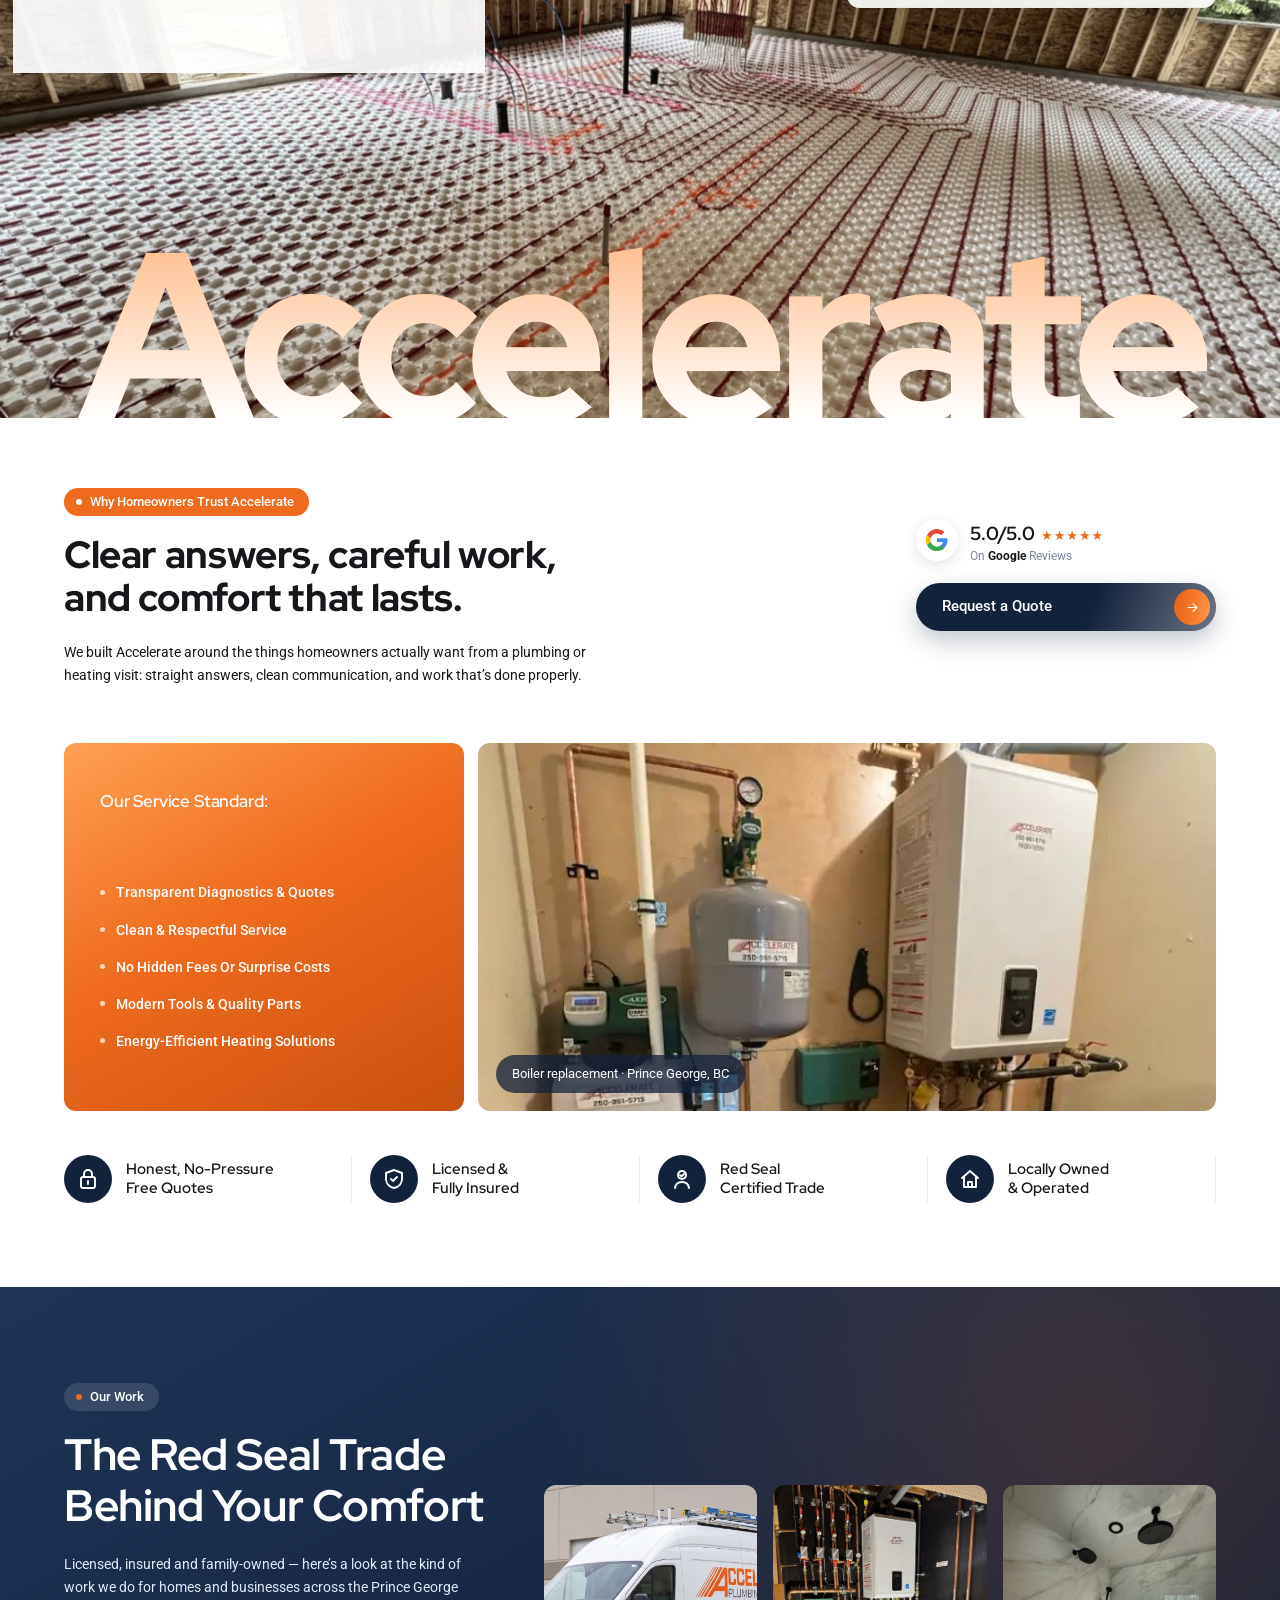
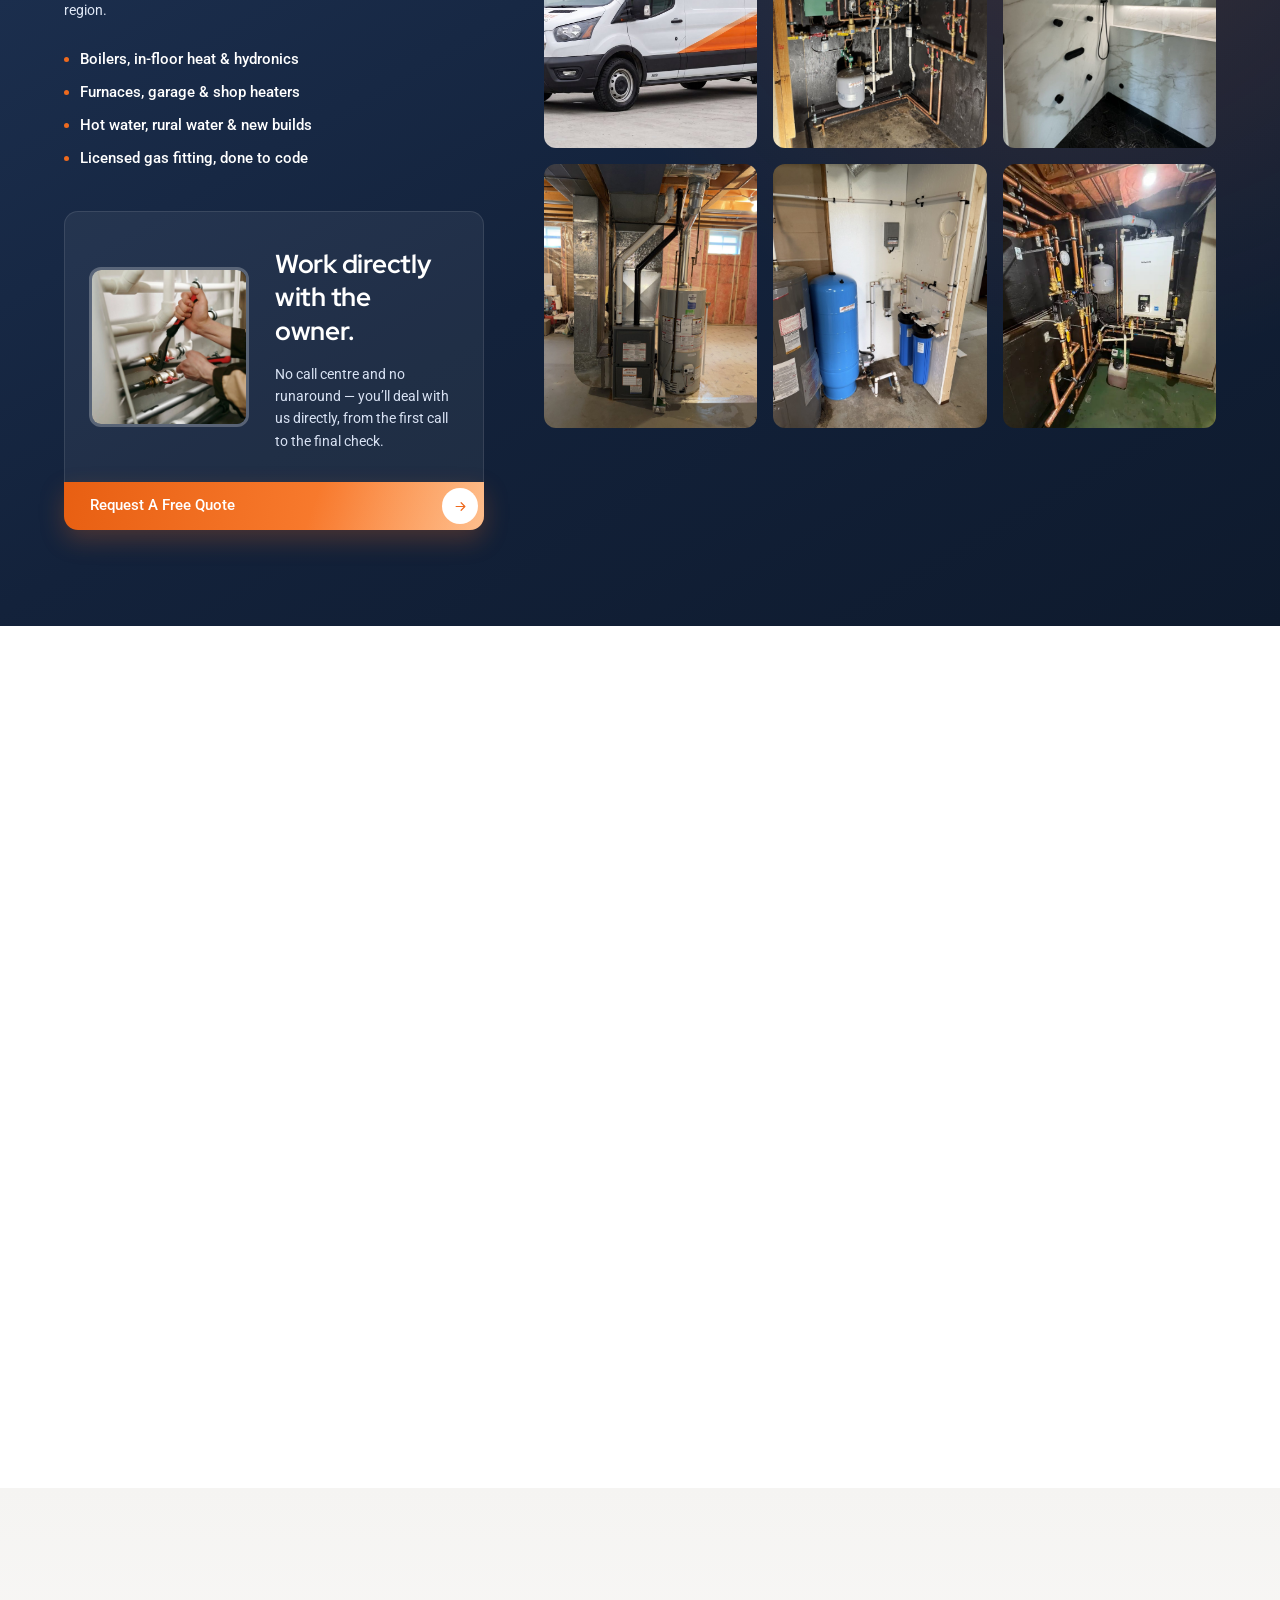
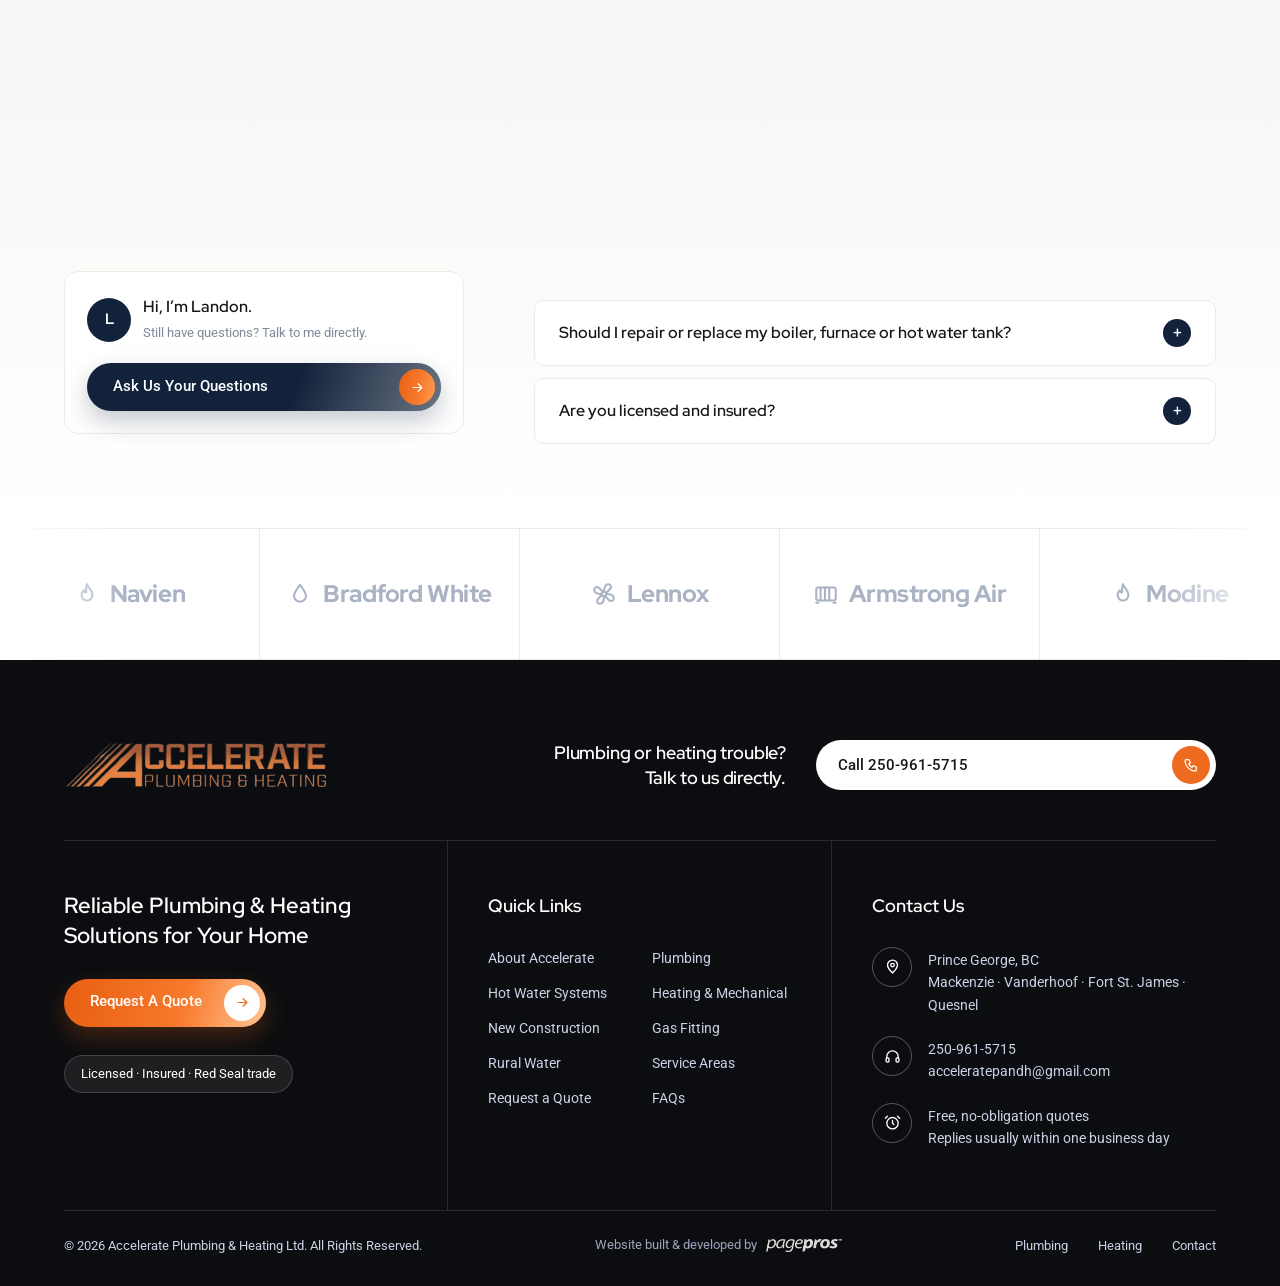
<file: about.html>
<!DOCTYPE html>
<html lang="en">
<head>
<meta charset="utf-8">
<meta name="viewport" content="width=device-width, initial-scale=1">
<title>About Us | Accelerate Plumbing &amp; Heating | Prince George, BC</title>
<meta name="description" content="Accelerate Plumbing & Heating is a family-owned, licensed Red Seal plumbing and heating company serving Prince George, BC and surrounding communities.">
<link rel="icon" type="image/png" href="logo.png">
<link rel="preload" href="fonts/red-hat-display-latin-800-normal.woff2" as="font" type="font/woff2" crossorigin>
<link rel="stylesheet" href="styles.css">
<script src="app.js" defer></script>
</head>
<body class="">
<div class="topbar"><div class="container">
  <a href="index.html" class="logo"><img src="logo.png" alt="Accelerate Plumbing &amp; Heating"></a>
  <a href="tel:+12509615715" class="info"><span class="icon-circle"><svg viewBox="0 0 24 24" fill="none" stroke="currentColor" stroke-width="1.9" stroke-linecap="round" stroke-linejoin="round" aria-hidden="true"><path d="M5 4h4l2 5-2.5 1.5a11 11 0 0 0 5 5L15 13l5 2v4a2 2 0 0 1-2 2A16 16 0 0 1 3 6a2 2 0 0 1 2-2"/></svg></span><span><small>Call or text</small><b>250-961-5715</b></span></a>
  <a href="mailto:acceleratepandh@gmail.com" class="info"><span class="icon-circle"><svg viewBox="0 0 24 24" fill="none" stroke="currentColor" stroke-width="1.9" stroke-linecap="round" stroke-linejoin="round" aria-hidden="true"><rect x="3" y="5" width="18" height="14" rx="2"/><path d="m3 7 9 6 9-6"/></svg></span><span><small>Information Center</small><b>acceleratepandh@gmail.com</b></span></a>
  <div class="info"><span class="icon-circle"><svg viewBox="0 0 24 24" fill="none" stroke="currentColor" stroke-width="1.9" stroke-linecap="round" stroke-linejoin="round" aria-hidden="true"><path d="M12 21c5-4.5 7-8 7-11a7 7 0 1 0-14 0c0 3 2 6.5 7 11Z"/><circle cx="12" cy="10" r="2.5"/></svg></span><span><small>Service Area</small><b>Prince George &amp; Region</b></span></div>
</div></div>
<div class="navbar"><div class="container"><div class="navbar__inner">
  <nav class="nav" aria-label="Main"><a href="index.html">Home</a><a href="about.html" class="is-active">About</a><div class="dd"><button type="button" class="" aria-haspopup="true">Services <svg class="caret" viewBox="0 0 24 24" fill="none" stroke="currentColor" stroke-width="1.9" stroke-linecap="round" stroke-linejoin="round" aria-hidden="true"><path d="m6 9 6 6 6-6"/></svg></button><div class="dd__menu"><a href="plumbing.html">Plumbing</a><a href="heating.html">Heating &amp; Mechanical</a></div></div><a href="contact.html">Contact</a></nav>
  <a href="tel:+12509615715" class="navbar__call"><span><svg viewBox="0 0 24 24" fill="none" stroke="currentColor" stroke-width="1.9" stroke-linecap="round" stroke-linejoin="round" aria-hidden="true"><path d="M5 4h4l2 5-2.5 1.5a11 11 0 0 0 5 5L15 13l5 2v4a2 2 0 0 1-2 2A16 16 0 0 1 3 6a2 2 0 0 1 2-2"/></svg></span>Free Quotes</a>
</div></div></div>
<header class="pill pill--fixed" id="pill">
  <div class="container"><div class="pill__inner">
    <a href="index.html" class="logo"><img src="logo.png" alt="Accelerate Plumbing &amp; Heating"></a>
    <nav class="nav" aria-label="Main"><a href="index.html">Home</a><a href="about.html" class="is-active">About</a><div class="dd"><button type="button" class="" aria-haspopup="true">Services <svg class="caret" viewBox="0 0 24 24" fill="none" stroke="currentColor" stroke-width="1.9" stroke-linecap="round" stroke-linejoin="round" aria-hidden="true"><path d="m6 9 6 6 6-6"/></svg></button><div class="dd__menu"><a href="plumbing.html">Plumbing</a><a href="heating.html">Heating &amp; Mechanical</a></div></div><a href="contact.html">Contact</a></nav>
    <a href="tel:+12509615715" class="pill__call"><span class="icon-circle icon-circle--blue"><svg viewBox="0 0 24 24" fill="none" stroke="currentColor" stroke-width="1.9" stroke-linecap="round" stroke-linejoin="round" aria-hidden="true"><path d="M5 4h4l2 5-2.5 1.5a11 11 0 0 0 5 5L15 13l5 2v4a2 2 0 0 1-2 2A16 16 0 0 1 3 6a2 2 0 0 1 2-2"/></svg></span>
      <span><small>Call or Text Landon</small><b>250-961-5715</b></span></a>
    <a href="contact.html" class="btn btn--blue ">Request a Quote<i><svg viewBox="0 0 24 24" fill="none" stroke="currentColor" stroke-width="1.9" stroke-linecap="round" stroke-linejoin="round" aria-hidden="true"><path d="M5 12h14M13 6l6 6-6 6"/></svg></i></a>
    <button class="burger" type="button" aria-label="Open menu" data-open><svg viewBox="0 0 24 24" fill="none" stroke="currentColor" stroke-width="1.9" stroke-linecap="round" stroke-linejoin="round" aria-hidden="true"><path d="M4 7h16M4 12h16M4 17h10"/></svg></button>
  </div></div>
</header>
<main>
<section class="about-hero">
  <div class="container">
    <span class="tag tag--blue">About Accelerate</span>
    <h1 class="reveal-text">We provide quality plumbing and heating for homes and businesses. Focused on careful work and reliable systems, every project is built for long-lasting comfort.</h1>
    <div class="wide"><img src="company-van.jpg" alt="Accelerate Plumbing &amp; Heating company van in Prince George, BC"></div>
  </div>
</section>

<section><div class="container about-stats">
  <div class="sgrid">
    <div><b data-count="5.0" data-dec="1">5.0</b><span>Google Rating</span></div>
    <div><b>Red Seal</b><span>Certified Trade</span></div>
    <div><b data-count="5">5</b><span>Communities Served</span></div>
    <div><b data-count="1">1</b><span>Business Day Replies</span></div>
  </div>
  <div class="txt">
    <p>At Accelerate Plumbing &amp; Heating, we are a family-owned company proudly serving Prince George, BC and surrounding communities. Founded with a commitment to raising the standard of workmanship in the industry, Accelerate was built on the belief that every installation should reflect quality, precision, and long-term reliability.</p>
    <ul class="dots"><li>A Team That&rsquo;s Family-Owned And Operated</li><li>Licensed, Insured &amp; Red Seal Certified</li><li>Expert Opinions From A Licensed Professional</li></ul>
    <p>We take pride in approaching every project with professionalism, attention to detail, and a commitment to doing the job properly from start to finish &mdash; that&rsquo;s a promise.</p>
  </div>
</div></section>

<section style="position:relative">
  <div class="container"><div class="pcards pcards--values" style="margin-top:0">
    <div class="pcard"><span class="tag">Respect</span><h3>Respect Every Home</h3><p>We treat your space, time, and property with the highest level of care and cleanliness.</p></div>
    <div class="pcard"><span class="tag">Integrity</span><h3>Transparent Integrity</h3><p>Clear pricing, honest diagnostics, no hidden fees. We quote, you decide.</p></div>
    <div class="pcard"><span class="tag">Quality</span><h3>Quality Workmanship</h3><p>Clean installs and reliable solutions that stand the test of time.</p></div>
  </div></div>
  <div class="wm wm--under"><img src="infloor-heating.jpg" alt="" loading="lazy"><div class="wm__text" aria-hidden="true">Accelerate</div></div>
</section>

<section class="section" style="padding-top:70px">
  <div class="container">
    <div class="clear__head">
      <div><span class="tag">Why Homeowners Trust Accelerate</span><h2 class="sec-title sec-title--sm">Clear answers, careful work,<br>and comfort that lasts.</h2>
        <p>We built Accelerate around the things homeowners actually want from a plumbing or heating visit: straight answers, clean communication, and work that&rsquo;s done properly.</p></div>
      <div class="clear__right"><div class="google"><span class="g"><svg viewBox="0 0 24 24" aria-hidden="true"><path fill="#4285F4" d="M22.5 12.2c0-.7-.1-1.4-.2-2H12v3.8h5.9a5 5 0 0 1-2.2 3.3v2.7h3.5c2-1.9 3.3-4.7 3.3-7.8z"/><path fill="#34A853" d="M12 23c3 0 5.5-1 7.3-2.7l-3.5-2.7c-1 .7-2.3 1.1-3.8 1.1-2.9 0-5.4-2-6.3-4.6H2v2.8A11 11 0 0 0 12 23z"/><path fill="#FBBC05" d="M5.7 14.1a6.6 6.6 0 0 1 0-4.2V7.1H2a11 11 0 0 0 0 9.8z"/><path fill="#EA4335" d="M12 5.4c1.6 0 3 .6 4.2 1.7l3.1-3.1A11 11 0 0 0 2 7.1l3.7 2.8C6.6 7.3 9.1 5.4 12 5.4z"/></svg></span><div><strong>5.0/5.0</strong><span class="stars">★★★★★</span><small>On <b>Google</b> Reviews</small></div></div><a href="contact.html" class="btn btn--blue btn--wide">Request a Quote<i><svg viewBox="0 0 24 24" fill="none" stroke="currentColor" stroke-width="1.9" stroke-linecap="round" stroke-linejoin="round" aria-hidden="true"><path d="M5 12h14M13 6l6 6-6 6"/></svg></i></a></div>
    </div>
    <div class="clear__grid">
      <div class="std-card"><h3>Our Service Standard:</h3><ul class="dots"><li>Transparent Diagnostics &amp; Quotes</li><li>Clean &amp; Respectful Service</li><li>No Hidden Fees Or Surprise Costs</li><li>Modern Tools &amp; Quality Parts</li><li>Energy-Efficient Heating Solutions</li></ul></div>
      <div class="clear__img"><img src="boiler-replacement.jpg" alt="Boiler replacement by Accelerate" loading="lazy" style="object-position:50% 35%"><span>Boiler replacement &middot; Prince George, BC</span></div>
    </div>
    <div class="feat-row"><div class="feat"><span class="icon-circle"><svg viewBox="0 0 24 24" fill="none" stroke="currentColor" stroke-width="1.9" stroke-linecap="round" stroke-linejoin="round" aria-hidden="true"><rect x="5" y="10" width="14" height="11" rx="2"/><path d="M8 10V7a4 4 0 0 1 8 0v3"/><path d="M12 14v3"/></svg></span><span>Honest, No-Pressure<br>Free Quotes</span></div><div class="feat"><span class="icon-circle"><svg viewBox="0 0 24 24" fill="none" stroke="currentColor" stroke-width="1.9" stroke-linecap="round" stroke-linejoin="round" aria-hidden="true"><path d="M12 3 4 6v6c0 4.5 3.3 8 8 9 4.7-1 8-4.5 8-9V6Z"/><path d="m9 12 2 2 4-4"/></svg></span><span>Licensed &amp;<br>Fully Insured</span></div><div class="feat"><span class="icon-circle"><svg viewBox="0 0 24 24" fill="none" stroke="currentColor" stroke-width="1.9" stroke-linecap="round" stroke-linejoin="round" aria-hidden="true"><circle cx="12" cy="8" r="4"/><path d="M5 21c.6-3.8 3.4-6 7-6s6.4 2.2 7 6"/><path d="m10 8 1.5 1.5L14 7"/></svg></span><span>Red Seal<br>Certified Trade</span></div><div class="feat"><span class="icon-circle"><svg viewBox="0 0 24 24" fill="none" stroke="currentColor" stroke-width="1.9" stroke-linecap="round" stroke-linejoin="round" aria-hidden="true"><path d="M4 11 12 4l8 7"/><path d="M6 10v10h12V10"/><path d="M10 20v-5h4v5"/></svg></span><span>Locally Owned<br>&amp; Operated</span></div></div>
  </div>
</section>

<section class="team">
  <div class="container team__grid">
    <div class="team__intro">
      <span class="tag tag--blue">Our Work</span>
      <h2>The Red Seal Trade Behind Your Comfort</h2>
      <p>Licensed, insured and family-owned &mdash; here&rsquo;s a look at the kind of work we do for homes and businesses across the Prince George region.</p>
      <ul class="dots dots--light"><li>Boilers, in-floor heat &amp; hydronics</li><li>Furnaces, garage &amp; shop heaters</li><li>Hot water, rural water &amp; new builds</li><li>Licensed gas fitting, done to code</li></ul>
      <div class="career">
        <div class="career__card"><img src="plumbing.jpg" alt="" loading="lazy"><h3>Work directly with the owner.</h3>
          <p>No call centre and no runaround &mdash; you&rsquo;ll deal with us directly, from the first call to the final check.</p></div>
        <a href="contact.html" class="btn btn--red btn--wide">Request A Free Quote<i><svg viewBox="0 0 24 24" fill="none" stroke="currentColor" stroke-width="1.9" stroke-linecap="round" stroke-linejoin="round" aria-hidden="true"><path d="M5 12h14M13 6l6 6-6 6"/></svg></i></a>
      </div>
    </div>
    <div class="team__tiles"><div><img src="company-van.jpg" alt="Accelerate Plumbing &amp; Heating service van" loading="lazy"></div><div><img src="boiler-install.jpg" alt="Boiler and hydronic system installed by Accelerate" loading="lazy"></div><div><img src="finished-fixtures.jpg" alt="Finished shower fixtures installed by Accelerate" loading="lazy"></div><div><img src="furnace-install.jpg" alt="High-efficiency furnace installed by Accelerate" loading="lazy"></div><div><img src="rural-water-system.jpg" alt="Rural water system installed by Accelerate" loading="lazy"></div><div><img src="hydronic-manifold.jpg" alt="Hydronic manifold installed by Accelerate" loading="lazy"></div></div>
  </div>
</section>

<section class="section" id="coverage">
  <div class="container">
    <div class="sec-head sec-head--center"><span class="tag tag--blue">Local Coverage</span><h2 class="sec-title">We Cover These Areas<br>Around Prince George</h2></div>
    <div class="cover__grid">
      <div class="loc"><h3>Location Support:</h3><div class="chips"><span>Prince George</span><span>Mackenzie</span><span>Vanderhoof</span><span>Fort St. James</span><span>Quesnel</span></div>
        <h4>Do We Serve Your Neighbourhood?</h4>
        <form class="check" data-area-check><label class="sr-only" for="area">Town or postal code</label>
          <input id="area" placeholder="Town or Postal Code*"><button type="submit" aria-label="Check"><svg viewBox="0 0 24 24" fill="none" stroke="currentColor" stroke-width="1.9" stroke-linecap="round" stroke-linejoin="round" aria-hidden="true"><circle cx="11" cy="11" r="7"/><path d="m20 20-4-4"/></svg></button></form>
        <div class="check-msg" aria-live="polite"></div></div>
      <div class="cover__img"><img src="hot-water-tank-2.jpg" alt="Gas hot water tank installed by Accelerate in Prince George, BC" loading="lazy"></div>
      <div class="assist"><h3>Need Immediate Assistance?</h3>
        <p>Plumbing or heating emergency? Call us directly and we&rsquo;ll get to you as fast as we can.</p>
        <a href="tel:+12509615715" class="call-pill call-pill--white"><i><svg viewBox="0 0 24 24" fill="none" stroke="currentColor" stroke-width="1.9" stroke-linecap="round" stroke-linejoin="round" aria-hidden="true"><path d="M5 4h4l2 5-2.5 1.5a11 11 0 0 0 5 5L15 13l5 2v4a2 2 0 0 1-2 2A16 16 0 0 1 3 6a2 2 0 0 1 2-2"/></svg></i>Call Us 250-961-5715</a>
        <a href="contact.html" class="btn btn--red btn--wide">Book A Free Quote<i><svg viewBox="0 0 24 24" fill="none" stroke="currentColor" stroke-width="1.9" stroke-linecap="round" stroke-linejoin="round" aria-hidden="true"><path d="M5 12h14M13 6l6 6-6 6"/></svg></i></a></div>
    </div>
  </div>
</section>
<section class="section section--soft" id="faq">
  <div class="container faq__layout">
    <div class="faq__head">
      <div><span class="tag">Frequently Asked Questions</span><h2 class="sec-title">Common Questions,<br>Straight Answers</h2>
        <p>Have a question or need a quick estimate? Send us a message and we&rsquo;ll get back to you within one business day.</p></div>
      <div class="helper"><div class="helper__who"><span class="avatar">L</span><div><b>Hi, I&rsquo;m Landon.</b>
        <small>Still have questions? Talk to me directly.</small></div></div>
        <a href="contact.html" class="btn btn--blue btn--wide">Ask Us Your Questions<i><svg viewBox="0 0 24 24" fill="none" stroke="currentColor" stroke-width="1.9" stroke-linecap="round" stroke-linejoin="round" aria-hidden="true"><path d="M5 12h14M13 6l6 6-6 6"/></svg></i></a></div>
    </div>
    <div class="faq__list"><details class="qa" open><summary>Do you offer free quotes?<i></i></summary><div class="ans">Yes. Quotes are free and no-pressure. Tell us about the job through the contact form or give us a call at <a href="tel:+12509615715">250-961-5715</a> and we&rsquo;ll get back to you with a straight answer and an upfront price.</div></details><details class="qa"><summary>What areas do you serve?<i></i></summary><div class="ans">We&rsquo;re based in Prince George, BC and also serve Mackenzie, Vanderhoof, Fort St. James, Quesnel and the communities in between. Don&rsquo;t see your town? Call us &mdash; chances are we cover it.</div></details><details class="qa"><summary>How quickly will I hear back?<i></i></summary><div class="ans">We usually reply within one business day. For anything urgent, give us a call &mdash; you&rsquo;ll talk to Landon directly, not a call centre.</div></details><details class="qa"><summary>Should I repair or replace my boiler, furnace or hot water tank?<i></i></summary><div class="ans">It depends on the age, condition and efficiency of the equipment. We&rsquo;ll give you an honest comparison of repair vs. replacement and never upsell you on capacity you don&rsquo;t need.</div></details><details class="qa"><summary>Are you licensed and insured?<i></i></summary><div class="ans">Yes. Accelerate Plumbing &amp; Heating is a licensed and insured, Red Seal trade, and we do our gas fitting safely and to code.</div></details></div>
  </div>
</section>
<div class="brands" aria-label="Equipment we install"><div class="brands__track"><span><svg viewBox="0 0 24 24" fill="none" stroke="currentColor" stroke-width="1.9" stroke-linecap="round" stroke-linejoin="round" aria-hidden="true"><path d="M12 3c.8 3.4 5 5 5 10a5 5 0 0 1-10 0c0-2 .8-3.3 2-4.4.4 1.6 1.4 2.2 2.4 1.7-.6-2.6-.3-5 .6-7.3Z"/></svg>Navien</span><span><svg viewBox="0 0 24 24" fill="none" stroke="currentColor" stroke-width="1.9" stroke-linecap="round" stroke-linejoin="round" aria-hidden="true"><path d="M12 3.5C8.5 8 6.5 10.8 6.5 13.7a5.5 5.5 0 0 0 11 0C17.5 10.8 15.5 8 12 3.5Z"/></svg>Bradford White</span><span><svg viewBox="0 0 24 24" fill="none" stroke="currentColor" stroke-width="1.9" stroke-linecap="round" stroke-linejoin="round" aria-hidden="true"><circle cx="12" cy="12" r="2"/><path d="M12 10c0-4 1-7 4-7 2 0 3 2 2 4l-4 4M14 12c4 0 7 1 7 4 0 2-2 3-4 2l-4-4M12 14c0 4-1 7-4 7-2 0-3-2-2-4l4-4M10 12c-4 0-7-1-7-4 0-2 2-3 4-2l4 4"/></svg>Lennox</span><span><svg viewBox="0 0 24 24" fill="none" stroke="currentColor" stroke-width="1.9" stroke-linecap="round" stroke-linejoin="round" aria-hidden="true"><rect x="3" y="6" width="18" height="12" rx="2"/><path d="M7 6v12M11 6v12M15 6v12M3 20h2M19 20h2"/></svg>Armstrong Air</span><span><svg viewBox="0 0 24 24" fill="none" stroke="currentColor" stroke-width="1.9" stroke-linecap="round" stroke-linejoin="round" aria-hidden="true"><path d="M12 3c.8 3.4 5 5 5 10a5 5 0 0 1-10 0c0-2 .8-3.3 2-4.4.4 1.6 1.4 2.2 2.4 1.7-.6-2.6-.3-5 .6-7.3Z"/></svg>Modine</span><span aria-hidden="true"><svg viewBox="0 0 24 24" fill="none" stroke="currentColor" stroke-width="1.9" stroke-linecap="round" stroke-linejoin="round" aria-hidden="true"><path d="M12 3c.8 3.4 5 5 5 10a5 5 0 0 1-10 0c0-2 .8-3.3 2-4.4.4 1.6 1.4 2.2 2.4 1.7-.6-2.6-.3-5 .6-7.3Z"/></svg>Navien</span><span aria-hidden="true"><svg viewBox="0 0 24 24" fill="none" stroke="currentColor" stroke-width="1.9" stroke-linecap="round" stroke-linejoin="round" aria-hidden="true"><path d="M12 3.5C8.5 8 6.5 10.8 6.5 13.7a5.5 5.5 0 0 0 11 0C17.5 10.8 15.5 8 12 3.5Z"/></svg>Bradford White</span><span aria-hidden="true"><svg viewBox="0 0 24 24" fill="none" stroke="currentColor" stroke-width="1.9" stroke-linecap="round" stroke-linejoin="round" aria-hidden="true"><circle cx="12" cy="12" r="2"/><path d="M12 10c0-4 1-7 4-7 2 0 3 2 2 4l-4 4M14 12c4 0 7 1 7 4 0 2-2 3-4 2l-4-4M12 14c0 4-1 7-4 7-2 0-3-2-2-4l4-4M10 12c-4 0-7-1-7-4 0-2 2-3 4-2l4 4"/></svg>Lennox</span><span aria-hidden="true"><svg viewBox="0 0 24 24" fill="none" stroke="currentColor" stroke-width="1.9" stroke-linecap="round" stroke-linejoin="round" aria-hidden="true"><rect x="3" y="6" width="18" height="12" rx="2"/><path d="M7 6v12M11 6v12M15 6v12M3 20h2M19 20h2"/></svg>Armstrong Air</span><span aria-hidden="true"><svg viewBox="0 0 24 24" fill="none" stroke="currentColor" stroke-width="1.9" stroke-linecap="round" stroke-linejoin="round" aria-hidden="true"><path d="M12 3c.8 3.4 5 5 5 10a5 5 0 0 1-10 0c0-2 .8-3.3 2-4.4.4 1.6 1.4 2.2 2.4 1.7-.6-2.6-.3-5 .6-7.3Z"/></svg>Modine</span><span aria-hidden="true"><svg viewBox="0 0 24 24" fill="none" stroke="currentColor" stroke-width="1.9" stroke-linecap="round" stroke-linejoin="round" aria-hidden="true"><path d="M12 3c.8 3.4 5 5 5 10a5 5 0 0 1-10 0c0-2 .8-3.3 2-4.4.4 1.6 1.4 2.2 2.4 1.7-.6-2.6-.3-5 .6-7.3Z"/></svg>Navien</span><span aria-hidden="true"><svg viewBox="0 0 24 24" fill="none" stroke="currentColor" stroke-width="1.9" stroke-linecap="round" stroke-linejoin="round" aria-hidden="true"><path d="M12 3.5C8.5 8 6.5 10.8 6.5 13.7a5.5 5.5 0 0 0 11 0C17.5 10.8 15.5 8 12 3.5Z"/></svg>Bradford White</span><span aria-hidden="true"><svg viewBox="0 0 24 24" fill="none" stroke="currentColor" stroke-width="1.9" stroke-linecap="round" stroke-linejoin="round" aria-hidden="true"><circle cx="12" cy="12" r="2"/><path d="M12 10c0-4 1-7 4-7 2 0 3 2 2 4l-4 4M14 12c4 0 7 1 7 4 0 2-2 3-4 2l-4-4M12 14c0 4-1 7-4 7-2 0-3-2-2-4l4-4M10 12c-4 0-7-1-7-4 0-2 2-3 4-2l4 4"/></svg>Lennox</span><span aria-hidden="true"><svg viewBox="0 0 24 24" fill="none" stroke="currentColor" stroke-width="1.9" stroke-linecap="round" stroke-linejoin="round" aria-hidden="true"><rect x="3" y="6" width="18" height="12" rx="2"/><path d="M7 6v12M11 6v12M15 6v12M3 20h2M19 20h2"/></svg>Armstrong Air</span><span aria-hidden="true"><svg viewBox="0 0 24 24" fill="none" stroke="currentColor" stroke-width="1.9" stroke-linecap="round" stroke-linejoin="round" aria-hidden="true"><path d="M12 3c.8 3.4 5 5 5 10a5 5 0 0 1-10 0c0-2 .8-3.3 2-4.4.4 1.6 1.4 2.2 2.4 1.7-.6-2.6-.3-5 .6-7.3Z"/></svg>Modine</span><span aria-hidden="true"><svg viewBox="0 0 24 24" fill="none" stroke="currentColor" stroke-width="1.9" stroke-linecap="round" stroke-linejoin="round" aria-hidden="true"><path d="M12 3c.8 3.4 5 5 5 10a5 5 0 0 1-10 0c0-2 .8-3.3 2-4.4.4 1.6 1.4 2.2 2.4 1.7-.6-2.6-.3-5 .6-7.3Z"/></svg>Navien</span><span aria-hidden="true"><svg viewBox="0 0 24 24" fill="none" stroke="currentColor" stroke-width="1.9" stroke-linecap="round" stroke-linejoin="round" aria-hidden="true"><path d="M12 3.5C8.5 8 6.5 10.8 6.5 13.7a5.5 5.5 0 0 0 11 0C17.5 10.8 15.5 8 12 3.5Z"/></svg>Bradford White</span><span aria-hidden="true"><svg viewBox="0 0 24 24" fill="none" stroke="currentColor" stroke-width="1.9" stroke-linecap="round" stroke-linejoin="round" aria-hidden="true"><circle cx="12" cy="12" r="2"/><path d="M12 10c0-4 1-7 4-7 2 0 3 2 2 4l-4 4M14 12c4 0 7 1 7 4 0 2-2 3-4 2l-4-4M12 14c0 4-1 7-4 7-2 0-3-2-2-4l4-4M10 12c-4 0-7-1-7-4 0-2 2-3 4-2l4 4"/></svg>Lennox</span><span aria-hidden="true"><svg viewBox="0 0 24 24" fill="none" stroke="currentColor" stroke-width="1.9" stroke-linecap="round" stroke-linejoin="round" aria-hidden="true"><rect x="3" y="6" width="18" height="12" rx="2"/><path d="M7 6v12M11 6v12M15 6v12M3 20h2M19 20h2"/></svg>Armstrong Air</span><span aria-hidden="true"><svg viewBox="0 0 24 24" fill="none" stroke="currentColor" stroke-width="1.9" stroke-linecap="round" stroke-linejoin="round" aria-hidden="true"><path d="M12 3c.8 3.4 5 5 5 10a5 5 0 0 1-10 0c0-2 .8-3.3 2-4.4.4 1.6 1.4 2.2 2.4 1.7-.6-2.6-.3-5 .6-7.3Z"/></svg>Modine</span></div></div>
</main>
<footer class="footer">
  <div class="container">
    <div class="footer__top">
      <a href="index.html"><img src="footer-logo.png" alt="Accelerate Plumbing &amp; Heating"></a>
      <div class="footer__cta"><h4>Plumbing or heating trouble?<br>Talk to us directly.</h4>
        <a href="tel:+12509615715" class="footer__pill">Call 250-961-5715<i><svg viewBox="0 0 24 24" fill="none" stroke="currentColor" stroke-width="1.9" stroke-linecap="round" stroke-linejoin="round" aria-hidden="true"><path d="M5 4h4l2 5-2.5 1.5a11 11 0 0 0 5 5L15 13l5 2v4a2 2 0 0 1-2 2A16 16 0 0 1 3 6a2 2 0 0 1 2-2"/></svg></i></a></div>
    </div>
    <div class="footer__grid">
      <div><p class="footer__lead">Reliable Plumbing &amp; Heating Solutions for Your Home</p>
        <a href="contact.html" class="btn btn--red ">Request A Quote<i><svg viewBox="0 0 24 24" fill="none" stroke="currentColor" stroke-width="1.9" stroke-linecap="round" stroke-linejoin="round" aria-hidden="true"><path d="M5 12h14M13 6l6 6-6 6"/></svg></i></a>
        <div><span class="badge">Licensed &middot; Insured &middot; Red Seal trade</span></div></div>
      <div><h5>Quick Links</h5><div class="links">
        <a href="about.html">About Accelerate</a><a href="plumbing.html">Plumbing</a>
        <a href="plumbing.html#hot-water">Hot Water Systems</a><a href="heating.html">Heating &amp; Mechanical</a>
        <a href="plumbing.html#new-construction">New Construction</a><a href="heating.html#gas-fitting">Gas Fitting</a>
        <a href="plumbing.html#rural-water">Rural Water</a><a href="about.html#coverage">Service Areas</a>
        <a href="contact.html">Request a Quote</a><a href="about.html#faq">FAQs</a></div></div>
      <div><h5>Contact Us</h5><div class="cinfo">
        <div><i><svg viewBox="0 0 24 24" fill="none" stroke="currentColor" stroke-width="1.9" stroke-linecap="round" stroke-linejoin="round" aria-hidden="true"><path d="M12 21c5-4.5 7-8 7-11a7 7 0 1 0-14 0c0 3 2 6.5 7 11Z"/><circle cx="12" cy="10" r="2.5"/></svg></i><span>Prince George, BC<br>Mackenzie &middot; Vanderhoof &middot; Fort St. James &middot; Quesnel</span></div>
        <div><i><svg viewBox="0 0 24 24" fill="none" stroke="currentColor" stroke-width="1.9" stroke-linecap="round" stroke-linejoin="round" aria-hidden="true"><path d="M4 14v-2a8 8 0 0 1 16 0v2"/><rect x="3" y="14" width="4" height="6" rx="1.5"/><rect x="17" y="14" width="4" height="6" rx="1.5"/></svg></i><span><a href="tel:+12509615715">250-961-5715</a><br><a href="mailto:acceleratepandh@gmail.com">acceleratepandh@gmail.com</a></span></div>
        <div><i><svg viewBox="0 0 24 24" fill="none" stroke="currentColor" stroke-width="1.9" stroke-linecap="round" stroke-linejoin="round" aria-hidden="true"><circle cx="12" cy="13" r="8"/><path d="M12 9v4l2 2M5 3 2 6M19 3l3 3"/></svg></i><span>Free, no-obligation quotes<br>Replies usually within one business day</span></div></div></div>
    </div>
    <div class="footer__bottom"><span>&copy; 2026 Accelerate Plumbing &amp; Heating Ltd. All Rights Reserved.</span>
      <a class="footer__credit" href="https://pagepros.io" target="_blank" rel="noopener">Website built &amp; developed by <img src="pagepros-logo.png" alt="Page Pros" width="76" height="13"></a>
      <nav><a href="plumbing.html">Plumbing</a><a href="heating.html">Heating</a><a href="contact.html">Contact</a></nav></div>
  </div>
</footer>
<button class="to-top" type="button" aria-label="Back to top" data-top><svg viewBox="0 0 24 24" fill="none" stroke="currentColor" stroke-width="1.9" stroke-linecap="round" stroke-linejoin="round" aria-hidden="true"><path d="M12 19V5M6 11l6-6 6 6"/></svg></button>
<div class="mnav" id="mnav" aria-hidden="true"><div class="mnav__panel"><div class="mnav__top"><img src="logo.png" alt="Accelerate Plumbing &amp; Heating"><button class="mnav__close" type="button" aria-label="Close menu" data-close>&times;</button></div><a class="l" href="index.html">Home</a><a class="l is-active" href="about.html">About</a><a class="l sub" href="plumbing.html">Plumbing</a><a class="l sub" href="heating.html">Heating &amp; Mechanical</a><a class="l" href="contact.html">Contact</a><a href="tel:+12509615715" class="btn btn--red btn--wide">Call 250-961-5715<i><svg viewBox="0 0 24 24" fill="none" stroke="currentColor" stroke-width="1.9" stroke-linecap="round" stroke-linejoin="round" aria-hidden="true"><path d="M5 12h14M13 6l6 6-6 6"/></svg></i></a></div></div>
</body>
</html>
</file>
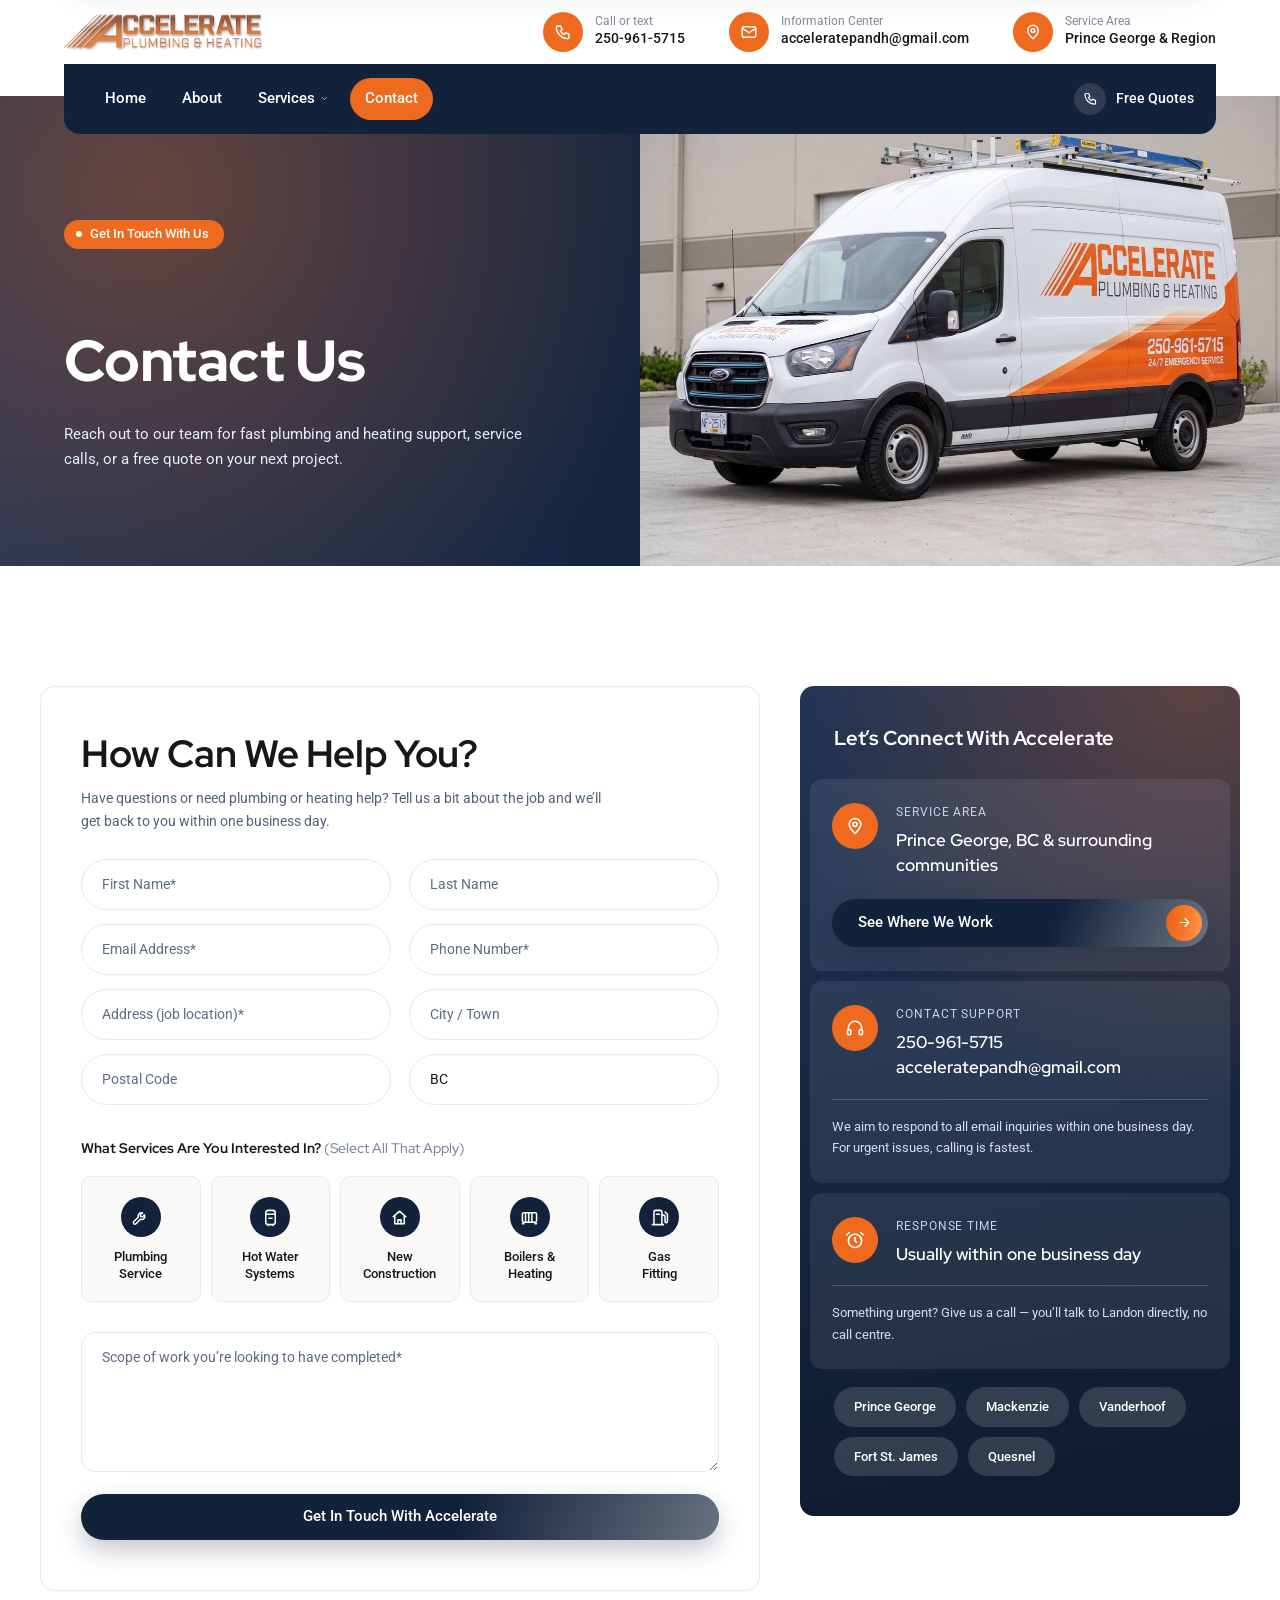
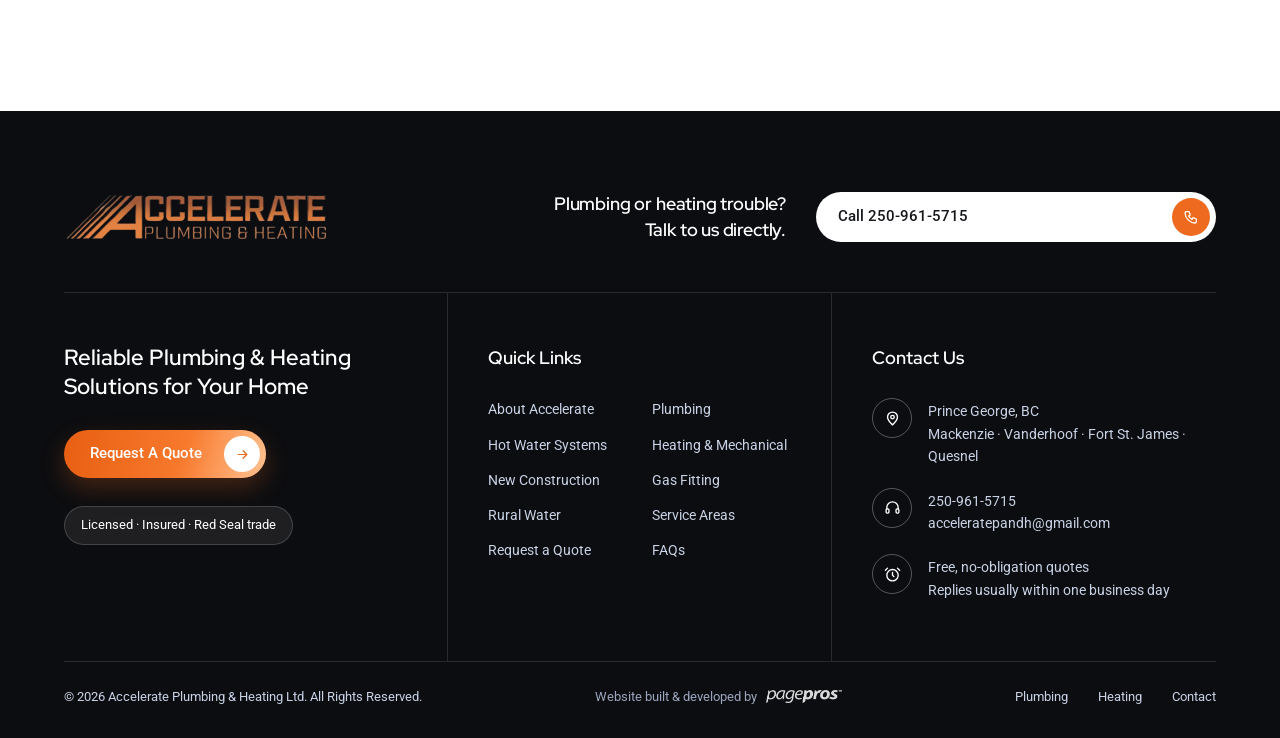
<file: contact.html>
<!DOCTYPE html>
<html lang="en">
<head>
<meta charset="utf-8">
<meta name="viewport" content="width=device-width, initial-scale=1">
<title>Contact Us | Accelerate Plumbing &amp; Heating | Prince George, BC</title>
<meta name="description" content="Request a free quote or book plumbing, heating or gas fitting service in Prince George, BC. Call 250-961-5715.">
<link rel="icon" type="image/png" href="logo.png">
<link rel="preload" href="fonts/red-hat-display-latin-800-normal.woff2" as="font" type="font/woff2" crossorigin>
<link rel="stylesheet" href="styles.css">
<script src="app.js" defer></script>
</head>
<body class="">
<div class="topbar"><div class="container">
  <a href="index.html" class="logo"><img src="logo.png" alt="Accelerate Plumbing &amp; Heating"></a>
  <a href="tel:+12509615715" class="info"><span class="icon-circle"><svg viewBox="0 0 24 24" fill="none" stroke="currentColor" stroke-width="1.9" stroke-linecap="round" stroke-linejoin="round" aria-hidden="true"><path d="M5 4h4l2 5-2.5 1.5a11 11 0 0 0 5 5L15 13l5 2v4a2 2 0 0 1-2 2A16 16 0 0 1 3 6a2 2 0 0 1 2-2"/></svg></span><span><small>Call or text</small><b>250-961-5715</b></span></a>
  <a href="mailto:acceleratepandh@gmail.com" class="info"><span class="icon-circle"><svg viewBox="0 0 24 24" fill="none" stroke="currentColor" stroke-width="1.9" stroke-linecap="round" stroke-linejoin="round" aria-hidden="true"><rect x="3" y="5" width="18" height="14" rx="2"/><path d="m3 7 9 6 9-6"/></svg></span><span><small>Information Center</small><b>acceleratepandh@gmail.com</b></span></a>
  <div class="info"><span class="icon-circle"><svg viewBox="0 0 24 24" fill="none" stroke="currentColor" stroke-width="1.9" stroke-linecap="round" stroke-linejoin="round" aria-hidden="true"><path d="M12 21c5-4.5 7-8 7-11a7 7 0 1 0-14 0c0 3 2 6.5 7 11Z"/><circle cx="12" cy="10" r="2.5"/></svg></span><span><small>Service Area</small><b>Prince George &amp; Region</b></span></div>
</div></div>
<div class="navbar"><div class="container"><div class="navbar__inner">
  <nav class="nav" aria-label="Main"><a href="index.html">Home</a><a href="about.html">About</a><div class="dd"><button type="button" class="" aria-haspopup="true">Services <svg class="caret" viewBox="0 0 24 24" fill="none" stroke="currentColor" stroke-width="1.9" stroke-linecap="round" stroke-linejoin="round" aria-hidden="true"><path d="m6 9 6 6 6-6"/></svg></button><div class="dd__menu"><a href="plumbing.html">Plumbing</a><a href="heating.html">Heating &amp; Mechanical</a></div></div><a href="contact.html" class="is-active">Contact</a></nav>
  <a href="tel:+12509615715" class="navbar__call"><span><svg viewBox="0 0 24 24" fill="none" stroke="currentColor" stroke-width="1.9" stroke-linecap="round" stroke-linejoin="round" aria-hidden="true"><path d="M5 4h4l2 5-2.5 1.5a11 11 0 0 0 5 5L15 13l5 2v4a2 2 0 0 1-2 2A16 16 0 0 1 3 6a2 2 0 0 1 2-2"/></svg></span>Free Quotes</a>
</div></div></div>
<header class="pill pill--fixed" id="pill">
  <div class="container"><div class="pill__inner">
    <a href="index.html" class="logo"><img src="logo.png" alt="Accelerate Plumbing &amp; Heating"></a>
    <nav class="nav" aria-label="Main"><a href="index.html">Home</a><a href="about.html">About</a><div class="dd"><button type="button" class="" aria-haspopup="true">Services <svg class="caret" viewBox="0 0 24 24" fill="none" stroke="currentColor" stroke-width="1.9" stroke-linecap="round" stroke-linejoin="round" aria-hidden="true"><path d="m6 9 6 6 6-6"/></svg></button><div class="dd__menu"><a href="plumbing.html">Plumbing</a><a href="heating.html">Heating &amp; Mechanical</a></div></div><a href="contact.html" class="is-active">Contact</a></nav>
    <a href="tel:+12509615715" class="pill__call"><span class="icon-circle icon-circle--blue"><svg viewBox="0 0 24 24" fill="none" stroke="currentColor" stroke-width="1.9" stroke-linecap="round" stroke-linejoin="round" aria-hidden="true"><path d="M5 4h4l2 5-2.5 1.5a11 11 0 0 0 5 5L15 13l5 2v4a2 2 0 0 1-2 2A16 16 0 0 1 3 6a2 2 0 0 1 2-2"/></svg></span>
      <span><small>Call or Text Landon</small><b>250-961-5715</b></span></a>
    <a href="contact.html" class="btn btn--blue ">Request a Quote<i><svg viewBox="0 0 24 24" fill="none" stroke="currentColor" stroke-width="1.9" stroke-linecap="round" stroke-linejoin="round" aria-hidden="true"><path d="M5 12h14M13 6l6 6-6 6"/></svg></i></a>
    <button class="burger" type="button" aria-label="Open menu" data-open><svg viewBox="0 0 24 24" fill="none" stroke="currentColor" stroke-width="1.9" stroke-linecap="round" stroke-linejoin="round" aria-hidden="true"><path d="M4 7h16M4 12h16M4 17h10"/></svg></button>
  </div></div>
</header>
<main>
<section class="chero">
  <div class="container">
    <div class="chero__txt"><span class="tag">Get In Touch With Us</span><h1>Contact Us</h1>
      <p>Reach out to our team for fast plumbing and heating support, service calls, or a free quote on your next project.</p></div>
    <div class="chero__img"><img src="company-van.jpg" alt="Accelerate Plumbing &amp; Heating service van"></div>
  </div>
</section>

<div class="container cgrid">
  <div class="cform">
    <form id="contact-form" novalidate>
      <h2>How Can We Help You?</h2>
      <p>Have questions or need plumbing or heating help? Tell us a bit about the job and we&rsquo;ll get back to you within one business day.</p>
      <div class="fgrid">
        <div class="field"><label class="sr-only" for="c-first">First Name</label><input id="c-first" name="first" type="text" placeholder="First Name*" autocomplete="given-name"><span class="err">Please enter your name.</span></div>
        <div class="field"><label class="sr-only" for="c-last">Last Name</label><input id="c-last" name="last" type="text" placeholder="Last Name" autocomplete="family-name"></div>
        <div class="field"><label class="sr-only" for="c-email">Email Address</label><input id="c-email" name="email" type="email" placeholder="Email Address*" autocomplete="email"><span class="err">Please enter a valid email.</span></div>
        <div class="field"><label class="sr-only" for="c-phone">Phone Number</label><input id="c-phone" name="phone" type="tel" placeholder="Phone Number*" autocomplete="tel"><span class="err">Please enter a phone number.</span></div>
        <div class="field"><label class="sr-only" for="c-address">Address (job location)</label><input id="c-address" name="address" type="text" placeholder="Address (job location)*" autocomplete="street-address"><span class="err">Please enter the job address.</span></div>
        <div class="field"><label class="sr-only" for="c-city">City / Town</label><input id="c-city" name="city" type="text" placeholder="City / Town" autocomplete="address-level2"></div>
        <div class="field"><label class="sr-only" for="c-postal">Postal Code</label><input id="c-postal" name="postal" type="text" placeholder="Postal Code" autocomplete="postal-code"></div>
        <div class="field"><input value="BC" aria-label="Province" readonly></div>
      </div>
      <div class="svc-pick-label">What Services Are You Interested In? <span>(Select All That Apply)</span></div>
      <div class="svc-pick"><label><input type="checkbox" name="services" value="Plumbing service &amp; repair"><span class="tile"><i><svg viewBox="0 0 24 24" fill="none" stroke="currentColor" stroke-width="1.9" stroke-linecap="round" stroke-linejoin="round" aria-hidden="true"><path d="M14.7 6.3a4 4 0 0 0-5.4 5.1L3.6 17.1a1.9 1.9 0 0 0 2.7 2.7l5.7-5.7a4 4 0 0 0 5.1-5.4l-2.5 2.5-2.4-.4-.4-2.4Z"/></svg></i>Plumbing<br>Service</span></label><label><input type="checkbox" name="services" value="Hot water systems"><span class="tile"><i><svg viewBox="0 0 24 24" fill="none" stroke="currentColor" stroke-width="1.9" stroke-linecap="round" stroke-linejoin="round" aria-hidden="true"><rect x="6" y="3" width="12" height="18" rx="3"/><path d="M6 8h12M10 13h4M9 21v1M15 21v1"/></svg></i>Hot Water<br>Systems</span></label><label><input type="checkbox" name="services" value="New construction / renovation"><span class="tile"><i><svg viewBox="0 0 24 24" fill="none" stroke="currentColor" stroke-width="1.9" stroke-linecap="round" stroke-linejoin="round" aria-hidden="true"><path d="M4 11 12 4l8 7"/><path d="M6 10v10h12V10"/><path d="M10 20v-5h4v5"/></svg></i>New<br>Construction</span></label><label><input type="checkbox" name="services" value="Boilers / furnaces / heating"><span class="tile"><i><svg viewBox="0 0 24 24" fill="none" stroke="currentColor" stroke-width="1.9" stroke-linecap="round" stroke-linejoin="round" aria-hidden="true"><rect x="3" y="6" width="18" height="12" rx="2"/><path d="M7 6v12M11 6v12M15 6v12M3 20h2M19 20h2"/></svg></i>Boilers &amp;<br>Heating</span></label><label><input type="checkbox" name="services" value="Gas fitting"><span class="tile"><i><svg viewBox="0 0 24 24" fill="none" stroke="currentColor" stroke-width="1.9" stroke-linecap="round" stroke-linejoin="round" aria-hidden="true"><path d="M5 21V5a2 2 0 0 1 2-2h6a2 2 0 0 1 2 2v16M3 21h14M8 8h4M15 9h2a2 2 0 0 1 2 2v6a1.5 1.5 0 0 0 3 0V8l-3-3"/></svg></i>Gas<br>Fitting</span></label></div>
      <div class="field"><label class="sr-only" for="c-message">Scope of work</label>
        <textarea id="c-message" name="message" placeholder="Scope of work you&rsquo;re looking to have completed*"></textarea>
        <span class="err">Let us know what you need done.</span></div>
      <div style="margin-top:22px"><button type="submit" class="btn btn--blue btn--block">Get In Touch With Accelerate</button></div>
    </form>
    <div class="form-done" id="contact-done">
      <span class="icon-circle"><svg viewBox="0 0 24 24" fill="none" stroke="currentColor" stroke-width="1.9" stroke-linecap="round" stroke-linejoin="round" aria-hidden="true"><path d="M20 6 9 17l-5-5"/></svg></span>
      <h3>Thanks, <span data-out-name></span> &mdash; your request is ready.</h3>
      <p>Your email app should open with everything filled in &mdash; just press send. If it didn&rsquo;t, use the button below, or call us for anything urgent.</p>
      <div class="row"><a class="btn btn--blue" data-mailto href="mailto:acceleratepandh@gmail.com">Send by email<i><svg viewBox="0 0 24 24" fill="none" stroke="currentColor" stroke-width="1.9" stroke-linecap="round" stroke-linejoin="round" aria-hidden="true"><path d="M5 12h14M13 6l6 6-6 6"/></svg></i></a><a href="tel:+12509615715" class="btn btn--red ">Call 250-961-5715<i><svg viewBox="0 0 24 24" fill="none" stroke="currentColor" stroke-width="1.9" stroke-linecap="round" stroke-linejoin="round" aria-hidden="true"><path d="M5 12h14M13 6l6 6-6 6"/></svg></i></a></div>
      <p style="margin-top:18px"><button type="button" data-again style="background:none;border:0;color:var(--blue);font:inherit;text-decoration:underline;cursor:pointer">Submit another request</button></p>
    </div>
  </div>

  <aside class="cside">
    <h3>Let&rsquo;s Connect With Accelerate</h3>
    <div class="cbox"><div class="cbox__row"><span class="icon-circle"><svg viewBox="0 0 24 24" fill="none" stroke="currentColor" stroke-width="1.9" stroke-linecap="round" stroke-linejoin="round" aria-hidden="true"><path d="M12 21c5-4.5 7-8 7-11a7 7 0 1 0-14 0c0 3 2 6.5 7 11Z"/><circle cx="12" cy="10" r="2.5"/></svg></span><div><small>Service Area</small>
      <b>Prince George, BC &amp; surrounding communities</b></div></div>
      <a href="about.html#coverage" class="btn btn--blue btn--wide">See Where We Work<i><svg viewBox="0 0 24 24" fill="none" stroke="currentColor" stroke-width="1.9" stroke-linecap="round" stroke-linejoin="round" aria-hidden="true"><path d="M5 12h14M13 6l6 6-6 6"/></svg></i></a></div>
    <div class="cbox"><div class="cbox__row"><span class="icon-circle"><svg viewBox="0 0 24 24" fill="none" stroke="currentColor" stroke-width="1.9" stroke-linecap="round" stroke-linejoin="round" aria-hidden="true"><path d="M4 14v-2a8 8 0 0 1 16 0v2"/><rect x="3" y="14" width="4" height="6" rx="1.5"/><rect x="17" y="14" width="4" height="6" rx="1.5"/></svg></span><div><small>Contact Support</small>
      <b><a href="tel:+12509615715">250-961-5715</a><br><a href="mailto:acceleratepandh@gmail.com">acceleratepandh@gmail.com</a></b></div></div>
      <p>We aim to respond to all email inquiries within one business day. For urgent issues, calling is fastest.</p></div>
    <div class="cbox"><div class="cbox__row"><span class="icon-circle"><svg viewBox="0 0 24 24" fill="none" stroke="currentColor" stroke-width="1.9" stroke-linecap="round" stroke-linejoin="round" aria-hidden="true"><circle cx="12" cy="13" r="8"/><path d="M12 9v4l2 2M5 3 2 6M19 3l3 3"/></svg></span><div><small>Response Time</small>
      <b>Usually within one business day</b></div></div>
      <p>Something urgent? Give us a call &mdash; you&rsquo;ll talk to Landon directly, no call centre.</p></div>
    <div class="chips"><span>Prince George</span><span>Mackenzie</span><span>Vanderhoof</span><span>Fort St. James</span><span>Quesnel</span></div>
  </aside>
</div>
</main>
<footer class="footer">
  <div class="container">
    <div class="footer__top">
      <a href="index.html"><img src="footer-logo.png" alt="Accelerate Plumbing &amp; Heating"></a>
      <div class="footer__cta"><h4>Plumbing or heating trouble?<br>Talk to us directly.</h4>
        <a href="tel:+12509615715" class="footer__pill">Call 250-961-5715<i><svg viewBox="0 0 24 24" fill="none" stroke="currentColor" stroke-width="1.9" stroke-linecap="round" stroke-linejoin="round" aria-hidden="true"><path d="M5 4h4l2 5-2.5 1.5a11 11 0 0 0 5 5L15 13l5 2v4a2 2 0 0 1-2 2A16 16 0 0 1 3 6a2 2 0 0 1 2-2"/></svg></i></a></div>
    </div>
    <div class="footer__grid">
      <div><p class="footer__lead">Reliable Plumbing &amp; Heating Solutions for Your Home</p>
        <a href="contact.html" class="btn btn--red ">Request A Quote<i><svg viewBox="0 0 24 24" fill="none" stroke="currentColor" stroke-width="1.9" stroke-linecap="round" stroke-linejoin="round" aria-hidden="true"><path d="M5 12h14M13 6l6 6-6 6"/></svg></i></a>
        <div><span class="badge">Licensed &middot; Insured &middot; Red Seal trade</span></div></div>
      <div><h5>Quick Links</h5><div class="links">
        <a href="about.html">About Accelerate</a><a href="plumbing.html">Plumbing</a>
        <a href="plumbing.html#hot-water">Hot Water Systems</a><a href="heating.html">Heating &amp; Mechanical</a>
        <a href="plumbing.html#new-construction">New Construction</a><a href="heating.html#gas-fitting">Gas Fitting</a>
        <a href="plumbing.html#rural-water">Rural Water</a><a href="about.html#coverage">Service Areas</a>
        <a href="contact.html">Request a Quote</a><a href="about.html#faq">FAQs</a></div></div>
      <div><h5>Contact Us</h5><div class="cinfo">
        <div><i><svg viewBox="0 0 24 24" fill="none" stroke="currentColor" stroke-width="1.9" stroke-linecap="round" stroke-linejoin="round" aria-hidden="true"><path d="M12 21c5-4.5 7-8 7-11a7 7 0 1 0-14 0c0 3 2 6.5 7 11Z"/><circle cx="12" cy="10" r="2.5"/></svg></i><span>Prince George, BC<br>Mackenzie &middot; Vanderhoof &middot; Fort St. James &middot; Quesnel</span></div>
        <div><i><svg viewBox="0 0 24 24" fill="none" stroke="currentColor" stroke-width="1.9" stroke-linecap="round" stroke-linejoin="round" aria-hidden="true"><path d="M4 14v-2a8 8 0 0 1 16 0v2"/><rect x="3" y="14" width="4" height="6" rx="1.5"/><rect x="17" y="14" width="4" height="6" rx="1.5"/></svg></i><span><a href="tel:+12509615715">250-961-5715</a><br><a href="mailto:acceleratepandh@gmail.com">acceleratepandh@gmail.com</a></span></div>
        <div><i><svg viewBox="0 0 24 24" fill="none" stroke="currentColor" stroke-width="1.9" stroke-linecap="round" stroke-linejoin="round" aria-hidden="true"><circle cx="12" cy="13" r="8"/><path d="M12 9v4l2 2M5 3 2 6M19 3l3 3"/></svg></i><span>Free, no-obligation quotes<br>Replies usually within one business day</span></div></div></div>
    </div>
    <div class="footer__bottom"><span>&copy; 2026 Accelerate Plumbing &amp; Heating Ltd. All Rights Reserved.</span>
      <a class="footer__credit" href="https://pagepros.io" target="_blank" rel="noopener">Website built &amp; developed by <img src="pagepros-logo.png" alt="Page Pros" width="76" height="13"></a>
      <nav><a href="plumbing.html">Plumbing</a><a href="heating.html">Heating</a><a href="contact.html">Contact</a></nav></div>
  </div>
</footer>
<button class="to-top" type="button" aria-label="Back to top" data-top><svg viewBox="0 0 24 24" fill="none" stroke="currentColor" stroke-width="1.9" stroke-linecap="round" stroke-linejoin="round" aria-hidden="true"><path d="M12 19V5M6 11l6-6 6 6"/></svg></button>
<div class="mnav" id="mnav" aria-hidden="true"><div class="mnav__panel"><div class="mnav__top"><img src="logo.png" alt="Accelerate Plumbing &amp; Heating"><button class="mnav__close" type="button" aria-label="Close menu" data-close>&times;</button></div><a class="l" href="index.html">Home</a><a class="l" href="about.html">About</a><a class="l sub" href="plumbing.html">Plumbing</a><a class="l sub" href="heating.html">Heating &amp; Mechanical</a><a class="l is-active" href="contact.html">Contact</a><a href="tel:+12509615715" class="btn btn--red btn--wide">Call 250-961-5715<i><svg viewBox="0 0 24 24" fill="none" stroke="currentColor" stroke-width="1.9" stroke-linecap="round" stroke-linejoin="round" aria-hidden="true"><path d="M5 12h14M13 6l6 6-6 6"/></svg></i></a></div></div>
</body>
</html>
</file>
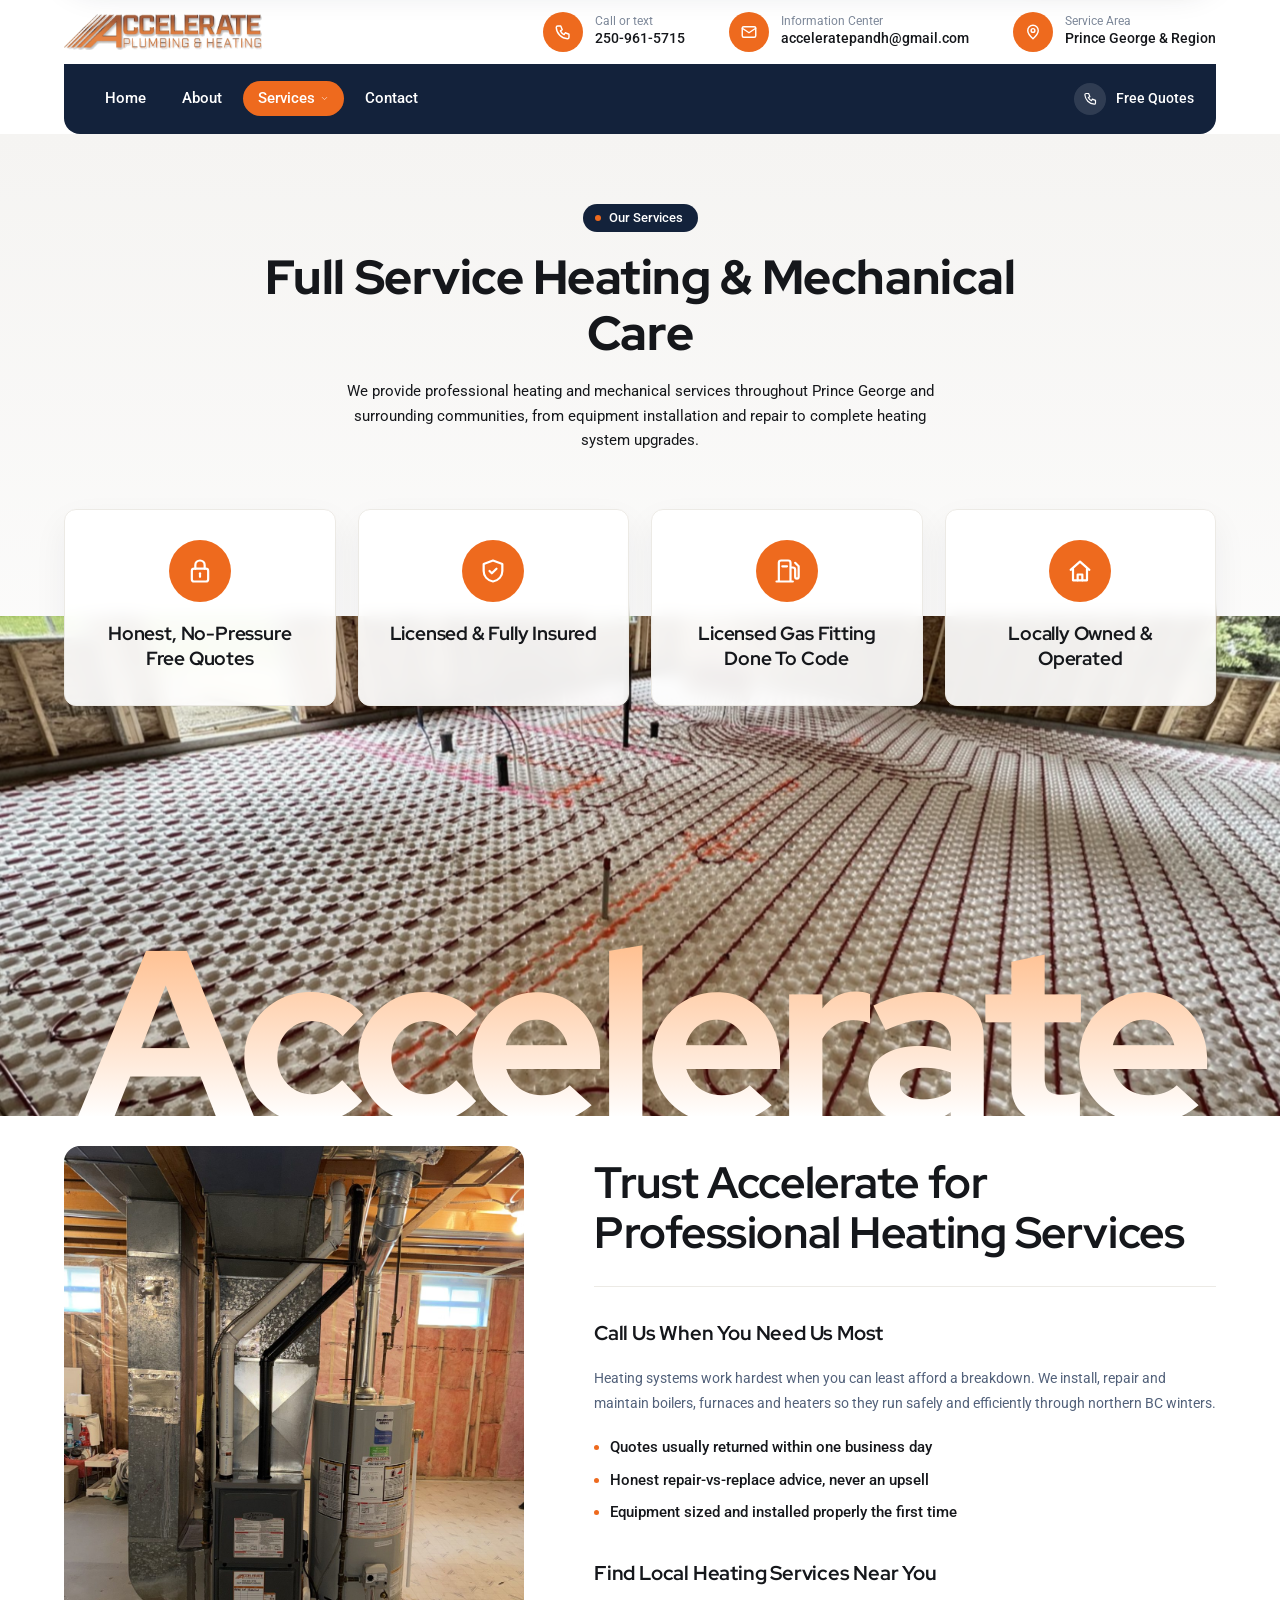
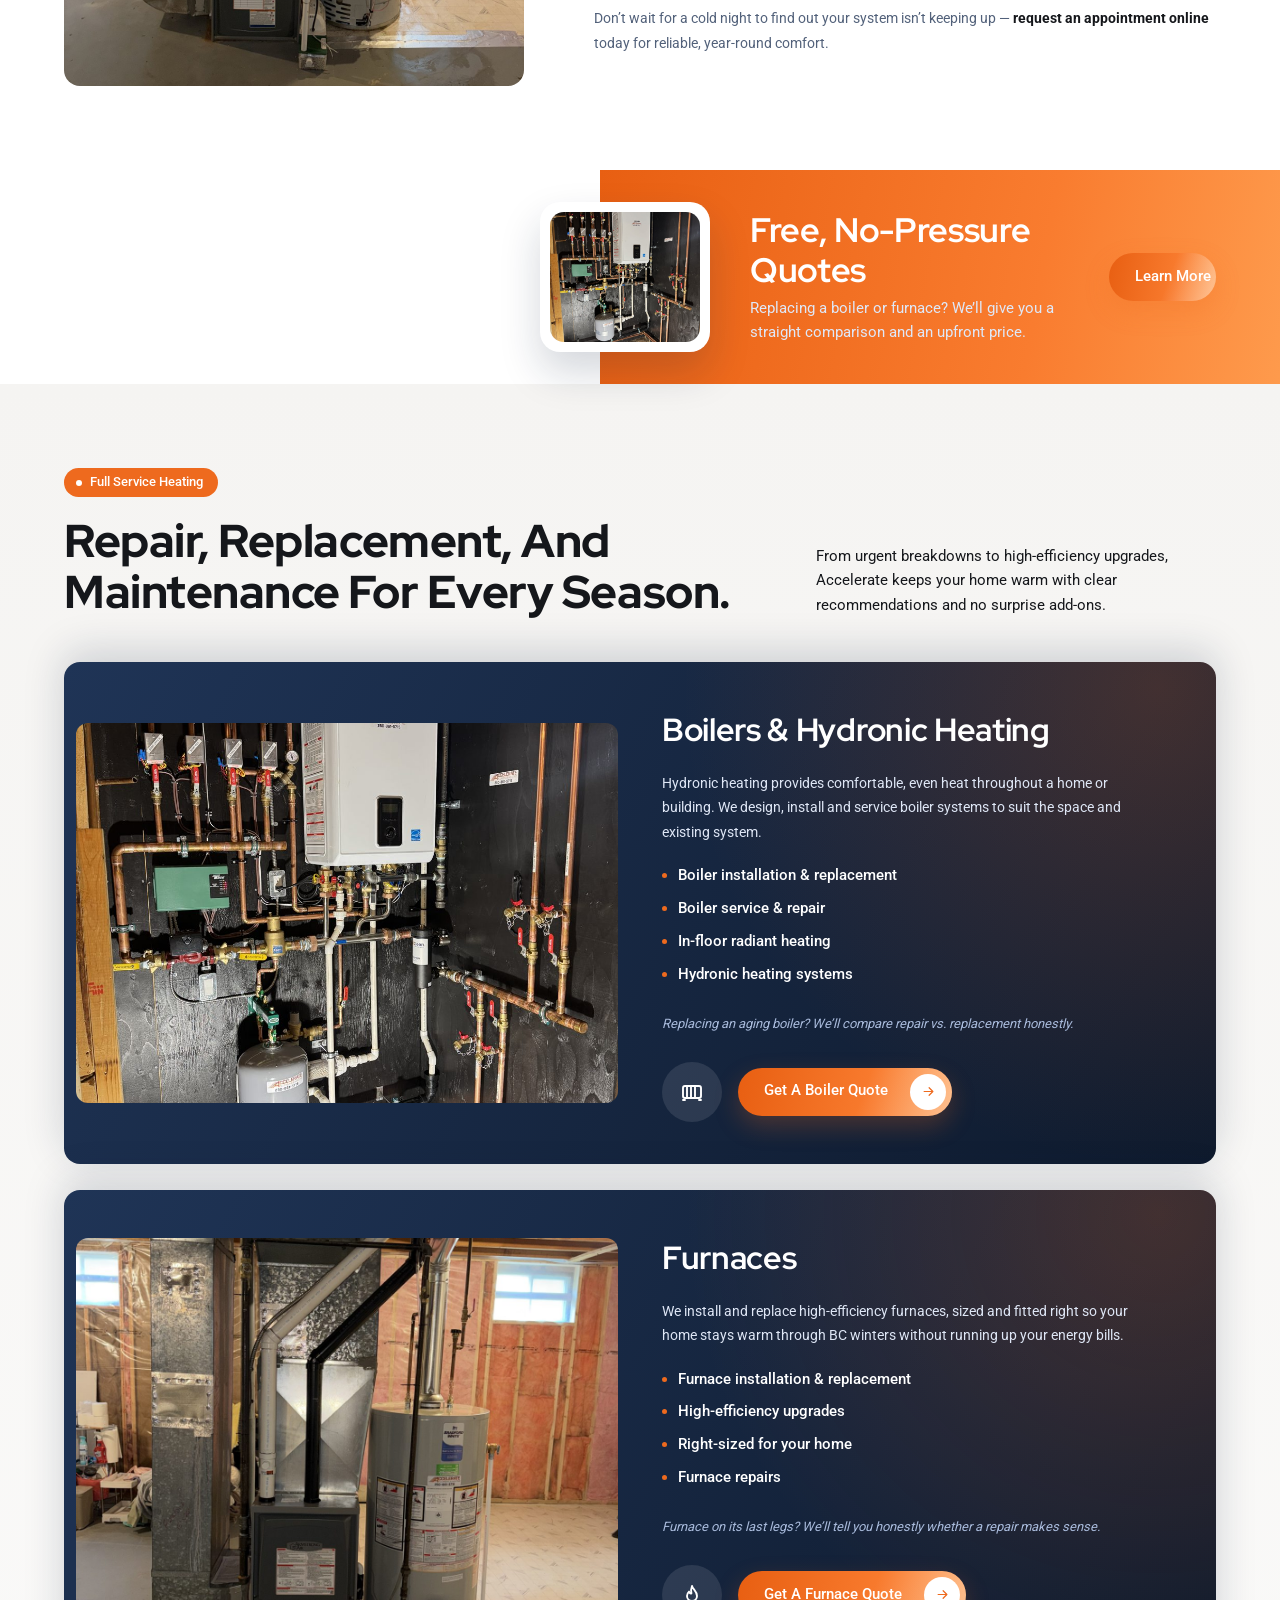
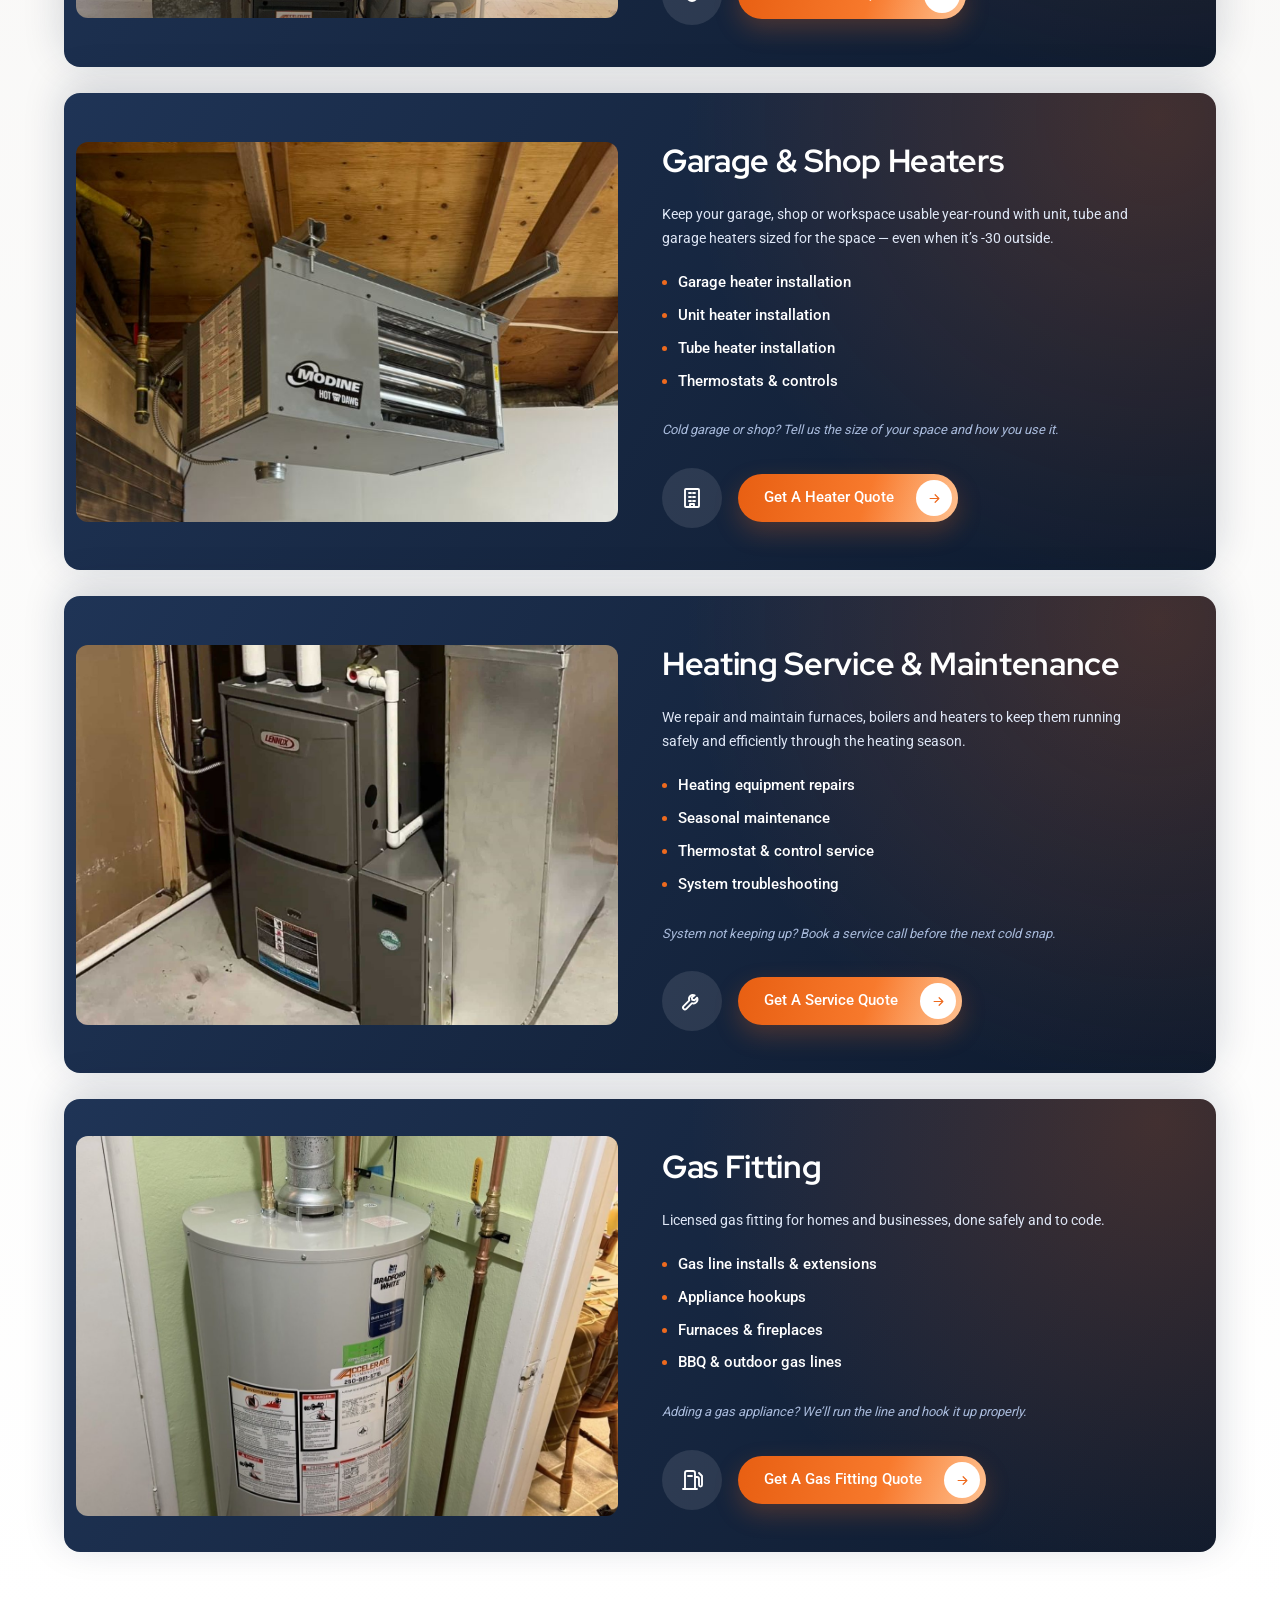
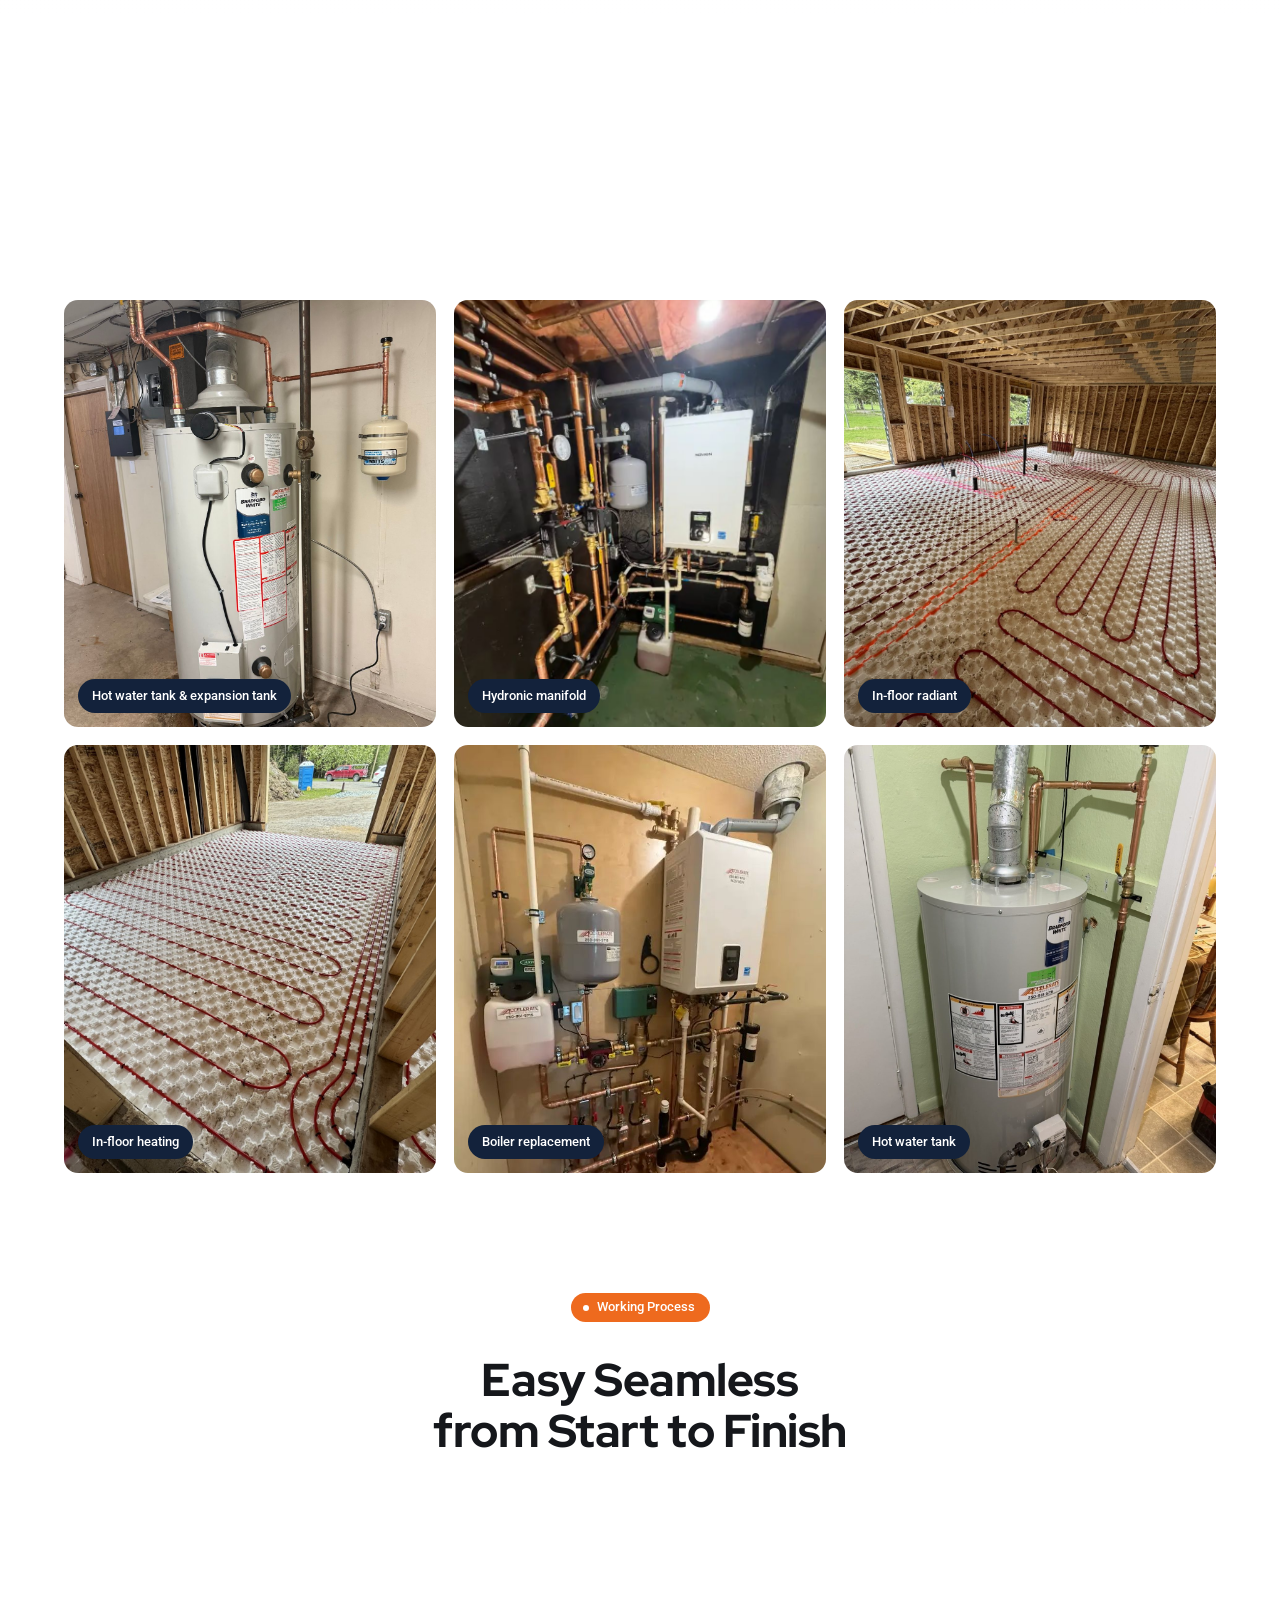
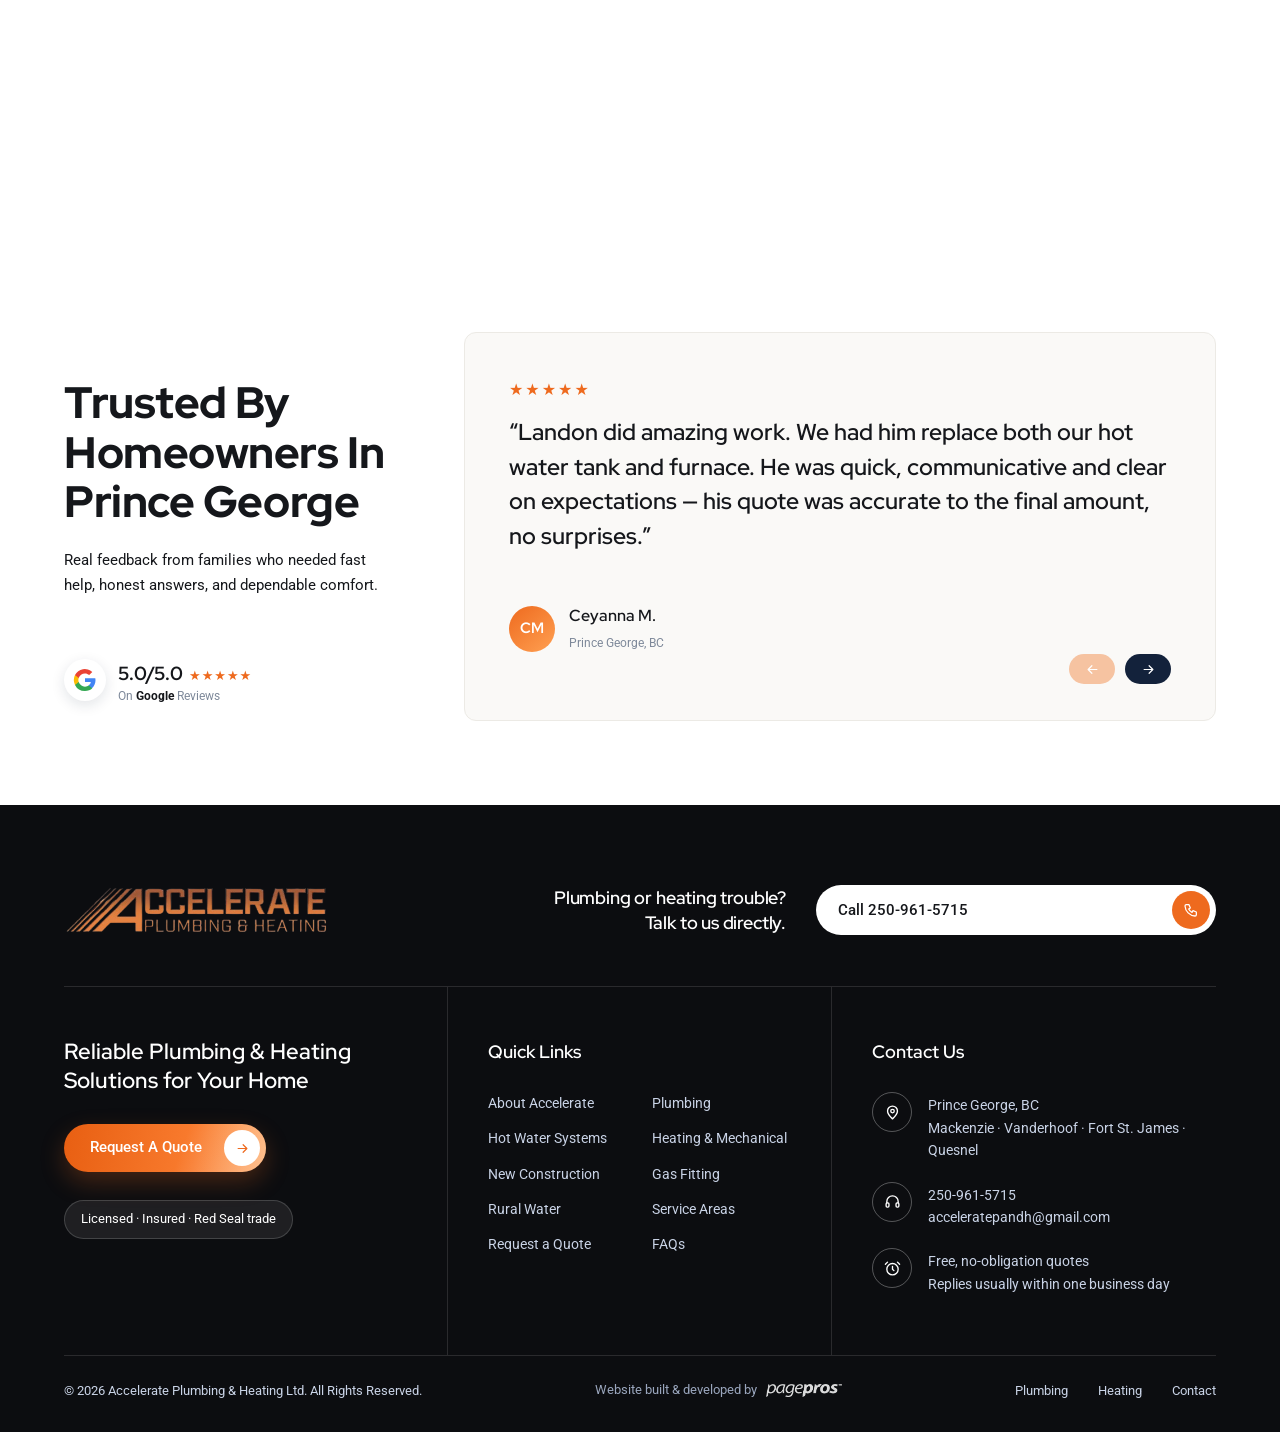
<file: heating.html>
<!DOCTYPE html>
<html lang="en">
<head>
<meta charset="utf-8">
<meta name="viewport" content="width=device-width, initial-scale=1">
<title>Heating &amp; Mechanical | Accelerate Plumbing &amp; Heating | Prince George, BC</title>
<meta name="description" content="Boilers and hydronic heating, furnaces, garage and shop heaters, heating service and licensed gas fitting in Prince George, BC.">
<link rel="icon" type="image/png" href="logo.png">
<link rel="preload" href="fonts/red-hat-display-latin-800-normal.woff2" as="font" type="font/woff2" crossorigin>
<link rel="stylesheet" href="styles.css">
<script src="app.js" defer></script>
</head>
<body class="">
<div class="topbar"><div class="container">
  <a href="index.html" class="logo"><img src="logo.png" alt="Accelerate Plumbing &amp; Heating"></a>
  <a href="tel:+12509615715" class="info"><span class="icon-circle"><svg viewBox="0 0 24 24" fill="none" stroke="currentColor" stroke-width="1.9" stroke-linecap="round" stroke-linejoin="round" aria-hidden="true"><path d="M5 4h4l2 5-2.5 1.5a11 11 0 0 0 5 5L15 13l5 2v4a2 2 0 0 1-2 2A16 16 0 0 1 3 6a2 2 0 0 1 2-2"/></svg></span><span><small>Call or text</small><b>250-961-5715</b></span></a>
  <a href="mailto:acceleratepandh@gmail.com" class="info"><span class="icon-circle"><svg viewBox="0 0 24 24" fill="none" stroke="currentColor" stroke-width="1.9" stroke-linecap="round" stroke-linejoin="round" aria-hidden="true"><rect x="3" y="5" width="18" height="14" rx="2"/><path d="m3 7 9 6 9-6"/></svg></span><span><small>Information Center</small><b>acceleratepandh@gmail.com</b></span></a>
  <div class="info"><span class="icon-circle"><svg viewBox="0 0 24 24" fill="none" stroke="currentColor" stroke-width="1.9" stroke-linecap="round" stroke-linejoin="round" aria-hidden="true"><path d="M12 21c5-4.5 7-8 7-11a7 7 0 1 0-14 0c0 3 2 6.5 7 11Z"/><circle cx="12" cy="10" r="2.5"/></svg></span><span><small>Service Area</small><b>Prince George &amp; Region</b></span></div>
</div></div>
<div class="navbar"><div class="container"><div class="navbar__inner">
  <nav class="nav" aria-label="Main"><a href="index.html">Home</a><a href="about.html">About</a><div class="dd"><button type="button" class="is-active" aria-haspopup="true">Services <svg class="caret" viewBox="0 0 24 24" fill="none" stroke="currentColor" stroke-width="1.9" stroke-linecap="round" stroke-linejoin="round" aria-hidden="true"><path d="m6 9 6 6 6-6"/></svg></button><div class="dd__menu"><a href="plumbing.html">Plumbing</a><a href="heating.html">Heating &amp; Mechanical</a></div></div><a href="contact.html">Contact</a></nav>
  <a href="tel:+12509615715" class="navbar__call"><span><svg viewBox="0 0 24 24" fill="none" stroke="currentColor" stroke-width="1.9" stroke-linecap="round" stroke-linejoin="round" aria-hidden="true"><path d="M5 4h4l2 5-2.5 1.5a11 11 0 0 0 5 5L15 13l5 2v4a2 2 0 0 1-2 2A16 16 0 0 1 3 6a2 2 0 0 1 2-2"/></svg></span>Free Quotes</a>
</div></div></div>
<header class="pill pill--fixed" id="pill">
  <div class="container"><div class="pill__inner">
    <a href="index.html" class="logo"><img src="logo.png" alt="Accelerate Plumbing &amp; Heating"></a>
    <nav class="nav" aria-label="Main"><a href="index.html">Home</a><a href="about.html">About</a><div class="dd"><button type="button" class="is-active" aria-haspopup="true">Services <svg class="caret" viewBox="0 0 24 24" fill="none" stroke="currentColor" stroke-width="1.9" stroke-linecap="round" stroke-linejoin="round" aria-hidden="true"><path d="m6 9 6 6 6-6"/></svg></button><div class="dd__menu"><a href="plumbing.html">Plumbing</a><a href="heating.html">Heating &amp; Mechanical</a></div></div><a href="contact.html">Contact</a></nav>
    <a href="tel:+12509615715" class="pill__call"><span class="icon-circle icon-circle--blue"><svg viewBox="0 0 24 24" fill="none" stroke="currentColor" stroke-width="1.9" stroke-linecap="round" stroke-linejoin="round" aria-hidden="true"><path d="M5 4h4l2 5-2.5 1.5a11 11 0 0 0 5 5L15 13l5 2v4a2 2 0 0 1-2 2A16 16 0 0 1 3 6a2 2 0 0 1 2-2"/></svg></span>
      <span><small>Call or Text Landon</small><b>250-961-5715</b></span></a>
    <a href="contact.html" class="btn btn--blue ">Request a Quote<i><svg viewBox="0 0 24 24" fill="none" stroke="currentColor" stroke-width="1.9" stroke-linecap="round" stroke-linejoin="round" aria-hidden="true"><path d="M5 12h14M13 6l6 6-6 6"/></svg></i></a>
    <button class="burger" type="button" aria-label="Open menu" data-open><svg viewBox="0 0 24 24" fill="none" stroke="currentColor" stroke-width="1.9" stroke-linecap="round" stroke-linejoin="round" aria-hidden="true"><path d="M4 7h16M4 12h16M4 17h10"/></svg></button>
  </div></div>
</header>
<main>
<section class="phero">
  <div class="container">
    <span class="tag tag--blue">Our Services</span>
    <h1 class="reveal-text">Full Service Heating &amp; Mechanical Care</h1>
    <p>We provide professional heating and mechanical services throughout Prince George and surrounding communities, from equipment installation and repair to complete heating system upgrades.</p>
    <div class="pcards"><div class="pcard"><span class="icon-circle"><svg viewBox="0 0 24 24" fill="none" stroke="currentColor" stroke-width="1.9" stroke-linecap="round" stroke-linejoin="round" aria-hidden="true"><rect x="5" y="10" width="14" height="11" rx="2"/><path d="M8 10V7a4 4 0 0 1 8 0v3"/><path d="M12 14v3"/></svg></span><h3>Honest, No-Pressure Free Quotes</h3></div><div class="pcard"><span class="icon-circle"><svg viewBox="0 0 24 24" fill="none" stroke="currentColor" stroke-width="1.9" stroke-linecap="round" stroke-linejoin="round" aria-hidden="true"><path d="M12 3 4 6v6c0 4.5 3.3 8 8 9 4.7-1 8-4.5 8-9V6Z"/><path d="m9 12 2 2 4-4"/></svg></span><h3>Licensed &amp; Fully Insured</h3></div><div class="pcard"><span class="icon-circle"><svg viewBox="0 0 24 24" fill="none" stroke="currentColor" stroke-width="1.9" stroke-linecap="round" stroke-linejoin="round" aria-hidden="true"><path d="M5 21V5a2 2 0 0 1 2-2h6a2 2 0 0 1 2 2v16M3 21h14M8 8h4M15 9h2a2 2 0 0 1 2 2v6a1.5 1.5 0 0 0 3 0V8l-3-3"/></svg></span><h3>Licensed Gas Fitting Done To Code</h3></div><div class="pcard"><span class="icon-circle"><svg viewBox="0 0 24 24" fill="none" stroke="currentColor" stroke-width="1.9" stroke-linecap="round" stroke-linejoin="round" aria-hidden="true"><path d="M4 11 12 4l8 7"/><path d="M6 10v10h12V10"/><path d="M10 20v-5h4v5"/></svg></span><h3>Locally Owned &amp; Operated</h3></div></div>
  </div>
  <div class="wm wm--under"><img src="infloor-heating.jpg" alt="" loading="lazy"><div class="wm__text" aria-hidden="true">Accelerate</div></div>
</section>

<section class="section">
  <div class="container tsplit">
    <div class="img"><img src="furnace-install.jpg" alt="Armstrong Air furnace installed by Accelerate in Prince George, BC" loading="lazy"></div>
    <div>
      <h2>Trust Accelerate for Professional Heating Services</h2>
      <h3>Call Us When You Need Us Most</h3><p>Heating systems work hardest when you can least afford a breakdown. We install, repair and maintain boilers, furnaces and heaters so they run safely and efficiently through northern BC winters.</p><ul class="dots"><li>Quotes usually returned within one business day</li><li>Honest repair-vs-replace advice, never an upsell</li><li>Equipment sized and installed properly the first time</li></ul>
      <h3>Find Local Heating Services Near You</h3><p>Don&rsquo;t wait for a cold night to find out your system isn&rsquo;t keeping up &mdash; <a href="contact.html">request an appointment online</a> today for reliable, year-round comfort.</p>
    </div>
  </div>
</section>

<div class="adv" style="margin-top:0"><div class="adv__strip">
  <div class="adv__badge"><img src="boiler-install.jpg" alt="" style="border-radius:14px;height:100%;object-fit:cover"></div>
  <div><h3>Free, No-Pressure Quotes</h3><p>Replacing a boiler or furnace? We&rsquo;ll give you a straight comparison and an upfront price.</p></div>
  <a href="contact.html" class="btn btn--red ">Learn More<i><svg viewBox="0 0 24 24" fill="none" stroke="currentColor" stroke-width="1.9" stroke-linecap="round" stroke-linejoin="round" aria-hidden="true"><path d="M5 12h14M13 6l6 6-6 6"/></svg></i></a>
</div></div>

<section class="section section--soft stack-section">
  <div class="container">
    <div class="sec-head"><div><span class="tag">Full Service Heating</span><h2 class="sec-title">Repair, Replacement, And<br>Maintenance For Every Season.</h2></div><p>From urgent breakdowns to high-efficiency upgrades, Accelerate keeps your home warm with clear recommendations and no surprise add-ons.</p></div>
    <div class="stack"><article class="scard" id="boilers">
  <div class="img"><img src="boiler-install.jpg" alt="Navien boiler and hydronic system installed by Accelerate" loading="lazy"></div>
  <div class="scard__body"><h3>Boilers &amp; Hydronic Heating</h3><p>Hydronic heating provides comfortable, even heat throughout a home or building. We design, install and service boiler systems to suit the space and existing system.</p><ul class="dots dots--light"><li>Boiler installation &amp; replacement</li><li>Boiler service &amp; repair</li><li>In-floor radiant heating</li><li>Hydronic heating systems</li></ul>
    <p class="note">Replacing an aging boiler? We&rsquo;ll compare repair vs. replacement honestly.</p>
    <div class="scard__cta"><span class="icon-circle"><svg viewBox="0 0 24 24" fill="none" stroke="currentColor" stroke-width="1.9" stroke-linecap="round" stroke-linejoin="round" aria-hidden="true"><rect x="3" y="6" width="18" height="12" rx="2"/><path d="M7 6v12M11 6v12M15 6v12M3 20h2M19 20h2"/></svg></span><a href="contact.html" class="btn btn--red ">Get A Boiler Quote<i><svg viewBox="0 0 24 24" fill="none" stroke="currentColor" stroke-width="1.9" stroke-linecap="round" stroke-linejoin="round" aria-hidden="true"><path d="M5 12h14M13 6l6 6-6 6"/></svg></i></a></div></div>
</article><article class="scard" id="furnaces">
  <div class="img"><img src="furnace-install.jpg" alt="High-efficiency furnace installed in Prince George, BC" loading="lazy"></div>
  <div class="scard__body"><h3>Furnaces</h3><p>We install and replace high-efficiency furnaces, sized and fitted right so your home stays warm through BC winters without running up your energy bills.</p><ul class="dots dots--light"><li>Furnace installation &amp; replacement</li><li>High-efficiency upgrades</li><li>Right-sized for your home</li><li>Furnace repairs</li></ul>
    <p class="note">Furnace on its last legs? We&rsquo;ll tell you honestly whether a repair makes sense.</p>
    <div class="scard__cta"><span class="icon-circle"><svg viewBox="0 0 24 24" fill="none" stroke="currentColor" stroke-width="1.9" stroke-linecap="round" stroke-linejoin="round" aria-hidden="true"><path d="M12 3c.8 3.4 5 5 5 10a5 5 0 0 1-10 0c0-2 .8-3.3 2-4.4.4 1.6 1.4 2.2 2.4 1.7-.6-2.6-.3-5 .6-7.3Z"/></svg></span><a href="contact.html" class="btn btn--red ">Get A Furnace Quote<i><svg viewBox="0 0 24 24" fill="none" stroke="currentColor" stroke-width="1.9" stroke-linecap="round" stroke-linejoin="round" aria-hidden="true"><path d="M5 12h14M13 6l6 6-6 6"/></svg></i></a></div></div>
</article><article class="scard" id="garage">
  <div class="img"><img src="garage-heater.jpg" alt="Modine gas unit heater installed in a garage near Prince George" loading="lazy"></div>
  <div class="scard__body"><h3>Garage &amp; Shop Heaters</h3><p>Keep your garage, shop or workspace usable year-round with unit, tube and garage heaters sized for the space &mdash; even when it&rsquo;s -30 outside.</p><ul class="dots dots--light"><li>Garage heater installation</li><li>Unit heater installation</li><li>Tube heater installation</li><li>Thermostats &amp; controls</li></ul>
    <p class="note">Cold garage or shop? Tell us the size of your space and how you use it.</p>
    <div class="scard__cta"><span class="icon-circle"><svg viewBox="0 0 24 24" fill="none" stroke="currentColor" stroke-width="1.9" stroke-linecap="round" stroke-linejoin="round" aria-hidden="true"><rect x="5" y="3" width="14" height="18" rx="1"/><path d="M9 7h2M13 7h2M9 11h2M13 11h2M9 15h2M13 15h2M10 21v-3h4v3"/></svg></span><a href="contact.html" class="btn btn--red ">Get A Heater Quote<i><svg viewBox="0 0 24 24" fill="none" stroke="currentColor" stroke-width="1.9" stroke-linecap="round" stroke-linejoin="round" aria-hidden="true"><path d="M5 12h14M13 6l6 6-6 6"/></svg></i></a></div></div>
</article><article class="scard" id="service">
  <div class="img"><img src="furnace-repair.jpg" alt="Lennox gas furnace serviced in Prince George, BC" loading="lazy"></div>
  <div class="scard__body"><h3>Heating Service &amp; Maintenance</h3><p>We repair and maintain furnaces, boilers and heaters to keep them running safely and efficiently through the heating season.</p><ul class="dots dots--light"><li>Heating equipment repairs</li><li>Seasonal maintenance</li><li>Thermostat &amp; control service</li><li>System troubleshooting</li></ul>
    <p class="note">System not keeping up? Book a service call before the next cold snap.</p>
    <div class="scard__cta"><span class="icon-circle"><svg viewBox="0 0 24 24" fill="none" stroke="currentColor" stroke-width="1.9" stroke-linecap="round" stroke-linejoin="round" aria-hidden="true"><path d="M14.7 6.3a4 4 0 0 0-5.4 5.1L3.6 17.1a1.9 1.9 0 0 0 2.7 2.7l5.7-5.7a4 4 0 0 0 5.1-5.4l-2.5 2.5-2.4-.4-.4-2.4Z"/></svg></span><a href="contact.html" class="btn btn--red ">Get A Service Quote<i><svg viewBox="0 0 24 24" fill="none" stroke="currentColor" stroke-width="1.9" stroke-linecap="round" stroke-linejoin="round" aria-hidden="true"><path d="M5 12h14M13 6l6 6-6 6"/></svg></i></a></div></div>
</article><article class="scard" id="gas-fitting">
  <div class="img"><img src="hot-water-tank-2.jpg" alt="Gas hot water tank installed by Accelerate" loading="lazy"></div>
  <div class="scard__body"><h3>Gas Fitting</h3><p>Licensed gas fitting for homes and businesses, done safely and to code.</p><ul class="dots dots--light"><li>Gas line installs &amp; extensions</li><li>Appliance hookups</li><li>Furnaces &amp; fireplaces</li><li>BBQ &amp; outdoor gas lines</li></ul>
    <p class="note">Adding a gas appliance? We&rsquo;ll run the line and hook it up properly.</p>
    <div class="scard__cta"><span class="icon-circle"><svg viewBox="0 0 24 24" fill="none" stroke="currentColor" stroke-width="1.9" stroke-linecap="round" stroke-linejoin="round" aria-hidden="true"><path d="M5 21V5a2 2 0 0 1 2-2h6a2 2 0 0 1 2 2v16M3 21h14M8 8h4M15 9h2a2 2 0 0 1 2 2v6a1.5 1.5 0 0 0 3 0V8l-3-3"/></svg></span><a href="contact.html" class="btn btn--red ">Get A Gas Fitting Quote<i><svg viewBox="0 0 24 24" fill="none" stroke="currentColor" stroke-width="1.9" stroke-linecap="round" stroke-linejoin="round" aria-hidden="true"><path d="M5 12h14M13 6l6 6-6 6"/></svg></i></a></div></div>
</article></div>
  </div>
</section>
<section class="section" style="padding-bottom:60px">
  <div class="container">
    <div class="sec-head"><div><span class="tag">Recent Projects</span><h2 class="sec-title">Heating Jobs,<br>Done Right.</h2></div>
      <p>Photos from completed heating jobs across the Prince George area &mdash; boilers, furnaces, hot water tanks, garage heaters and more.</p></div>
    <div class="gallery"><div class="gitem"><img src="IMG_0286.jpeg" alt="Gas hot water tank with expansion tank installed in Prince George, BC" loading="lazy"><span>Hot water tank &amp; expansion tank</span></div><div class="gitem"><img src="hydronic-manifold.jpg" alt="Hydronic heating manifold installed by Accelerate" loading="lazy"><span>Hydronic manifold</span></div><div class="gitem"><img src="infloor-heating.jpg" alt="In-floor radiant heating PEX tubing near Prince George, BC" loading="lazy"><span>In-floor radiant</span></div><div class="gitem"><img src="infloor-heating-2.jpg" alt="In-floor radiant heating in a garage near Prince George, BC" loading="lazy"><span>In-floor heating</span></div><div class="gitem"><img src="boiler-replacement.jpg" alt="Boiler replacement installed by Accelerate" loading="lazy"><span>Boiler replacement</span></div><div class="gitem"><img src="hot-water-tank-2.jpg" alt="Bradford White gas hot water tank installed in Prince George, BC" loading="lazy"><span>Hot water tank</span></div></div>
  </div>
</section>
<section class="section steps-section">
  <div class="container">
    <div class="sec-head sec-head--center"><span class="tag">Working Process</span><h2 class="sec-title">Easy Seamless<br>from Start to Finish</h2>
      <p>From your initial call to the final check, our team ensures a transparent, on-time, and completely stress-free experience.</p></div>
    <div class="steps"><div class="step"><span class="tag">Step 1</span><span class="icon-circle"><svg viewBox="0 0 24 24" fill="none" stroke="currentColor" stroke-width="1.9" stroke-linecap="round" stroke-linejoin="round" aria-hidden="true"><path d="M4 20h4L19 9a2.8 2.8 0 0 0-4-4L4 16Z"/><path d="m13.5 6.5 4 4"/></svg></span><h3>Request a Quote</h3><p>Fill out our quick online form or give us a call about your plumbing or heating needs.</p></div><div class="step"><span class="tag">Step 2</span><span class="icon-circle"><svg viewBox="0 0 24 24" fill="none" stroke="currentColor" stroke-width="1.9" stroke-linecap="round" stroke-linejoin="round" aria-hidden="true"><path d="M21 12a8 8 0 0 1-11.6 7.1L4 20.5l1.4-4.6A8 8 0 1 1 21 12Z"/><path d="M8.5 11h7M8.5 14h4"/></svg></span><h3>Free Consultation</h3><p>We talk through your options honestly and give you an upfront, no-pressure quote.</p></div><div class="step"><span class="tag">Step 3</span><span class="icon-circle"><svg viewBox="0 0 24 24" fill="none" stroke="currentColor" stroke-width="1.9" stroke-linecap="round" stroke-linejoin="round" aria-hidden="true"><rect x="3" y="5" width="18" height="16" rx="2"/><path d="M16 3v4M8 3v4M3 10h18M8 14h2M14 14h2M8 17h2"/></svg></span><h3>Schedule Service</h3><p>Pick a time that works for you. We show up when we say we will, ready to work.</p></div><div class="step"><span class="tag">Step 4</span><span class="icon-circle"><svg viewBox="0 0 24 24" fill="none" stroke="currentColor" stroke-width="1.9" stroke-linecap="round" stroke-linejoin="round" aria-hidden="true"><path d="M14.7 6.3a4 4 0 0 0-5.4 5.1L3.6 17.1a1.9 1.9 0 0 0 2.7 2.7l5.7-5.7a4 4 0 0 0 5.1-5.4l-2.5 2.5-2.4-.4-.4-2.4Z"/></svg></span><h3>Expert Execution</h3><p>Red Seal workmanship and clean, careful installs — done right the first time.</p></div></div>
  </div>
</section>
<section class="section" style="padding-top:20px">
  <div class="container quote-grid">
    <div><span class="tag">Customer Stories</span><h2 class="sec-title">Trusted By Homeowners In Prince George</h2>
      <p>Real feedback from families who needed fast help, honest answers, and dependable comfort.</p><div class="google"><span class="g"><svg viewBox="0 0 24 24" aria-hidden="true"><path fill="#4285F4" d="M22.5 12.2c0-.7-.1-1.4-.2-2H12v3.8h5.9a5 5 0 0 1-2.2 3.3v2.7h3.5c2-1.9 3.3-4.7 3.3-7.8z"/><path fill="#34A853" d="M12 23c3 0 5.5-1 7.3-2.7l-3.5-2.7c-1 .7-2.3 1.1-3.8 1.1-2.9 0-5.4-2-6.3-4.6H2v2.8A11 11 0 0 0 12 23z"/><path fill="#FBBC05" d="M5.7 14.1a6.6 6.6 0 0 1 0-4.2V7.1H2a11 11 0 0 0 0 9.8z"/><path fill="#EA4335" d="M12 5.4c1.6 0 3 .6 4.2 1.7l3.1-3.1A11 11 0 0 0 2 7.1l3.7 2.8C6.6 7.3 9.1 5.4 12 5.4z"/></svg></span><div><strong>5.0/5.0</strong><span class="stars">★★★★★</span><small>On <b>Google</b> Reviews</small></div></div></div>
    <div class="qcard" data-qslider>
      <div class="stars">★★★★★</div>
      <div class="qslides"><div class="qslide is-active"><p>&ldquo;Landon did amazing work. We had him replace both our hot water tank and furnace. He was quick, communicative and clear on expectations — his quote was accurate to the final amount, no surprises.&rdquo;</p><div class="qwho"><span class="avatar">CM</span><div><b>Ceyanna M.</b><small>Prince George, BC</small></div></div></div><div class="qslide"><p>&ldquo;Landon replaced my hot water tank and fixed a bathtub faucet. Experienced, knowledgeable and does a clean job. Reasonably priced, easy to communicate with, and he gets the job done quick.&rdquo;</p><div class="qwho"><span class="avatar">DA</span><div><b>Don Vigis Abraham</b><small>Local Guide · Prince George, BC</small></div></div></div><div class="qslide"><p>&ldquo;Landon has done plumbing and boiler work for us in the past and has always done a great job. Very good communicator, shows up when he says he will, and works hard on site.&rdquo;</p><div class="qwho"><span class="avatar">AC</span><div><b>Adam Crawford</b><small>Prince George, BC</small></div></div></div></div>
      <div class="qcard__foot"><span></span><div class="track-nav" style="margin:0">
        <button class="arrow arrow--ghost" type="button" data-qprev aria-label="Previous review"><svg viewBox="0 0 24 24" fill="none" stroke="currentColor" stroke-width="1.9" stroke-linecap="round" stroke-linejoin="round" aria-hidden="true"><path d="M19 12H5M11 6l-6 6 6 6"/></svg></button>
        <button class="arrow" type="button" data-qnext aria-label="Next review"><svg viewBox="0 0 24 24" fill="none" stroke="currentColor" stroke-width="1.9" stroke-linecap="round" stroke-linejoin="round" aria-hidden="true"><path d="M5 12h14M13 6l6 6-6 6"/></svg></button></div></div>
    </div>
  </div>
</section>
</main>
<footer class="footer">
  <div class="container">
    <div class="footer__top">
      <a href="index.html"><img src="footer-logo.png" alt="Accelerate Plumbing &amp; Heating"></a>
      <div class="footer__cta"><h4>Plumbing or heating trouble?<br>Talk to us directly.</h4>
        <a href="tel:+12509615715" class="footer__pill">Call 250-961-5715<i><svg viewBox="0 0 24 24" fill="none" stroke="currentColor" stroke-width="1.9" stroke-linecap="round" stroke-linejoin="round" aria-hidden="true"><path d="M5 4h4l2 5-2.5 1.5a11 11 0 0 0 5 5L15 13l5 2v4a2 2 0 0 1-2 2A16 16 0 0 1 3 6a2 2 0 0 1 2-2"/></svg></i></a></div>
    </div>
    <div class="footer__grid">
      <div><p class="footer__lead">Reliable Plumbing &amp; Heating Solutions for Your Home</p>
        <a href="contact.html" class="btn btn--red ">Request A Quote<i><svg viewBox="0 0 24 24" fill="none" stroke="currentColor" stroke-width="1.9" stroke-linecap="round" stroke-linejoin="round" aria-hidden="true"><path d="M5 12h14M13 6l6 6-6 6"/></svg></i></a>
        <div><span class="badge">Licensed &middot; Insured &middot; Red Seal trade</span></div></div>
      <div><h5>Quick Links</h5><div class="links">
        <a href="about.html">About Accelerate</a><a href="plumbing.html">Plumbing</a>
        <a href="plumbing.html#hot-water">Hot Water Systems</a><a href="heating.html">Heating &amp; Mechanical</a>
        <a href="plumbing.html#new-construction">New Construction</a><a href="heating.html#gas-fitting">Gas Fitting</a>
        <a href="plumbing.html#rural-water">Rural Water</a><a href="about.html#coverage">Service Areas</a>
        <a href="contact.html">Request a Quote</a><a href="about.html#faq">FAQs</a></div></div>
      <div><h5>Contact Us</h5><div class="cinfo">
        <div><i><svg viewBox="0 0 24 24" fill="none" stroke="currentColor" stroke-width="1.9" stroke-linecap="round" stroke-linejoin="round" aria-hidden="true"><path d="M12 21c5-4.5 7-8 7-11a7 7 0 1 0-14 0c0 3 2 6.5 7 11Z"/><circle cx="12" cy="10" r="2.5"/></svg></i><span>Prince George, BC<br>Mackenzie &middot; Vanderhoof &middot; Fort St. James &middot; Quesnel</span></div>
        <div><i><svg viewBox="0 0 24 24" fill="none" stroke="currentColor" stroke-width="1.9" stroke-linecap="round" stroke-linejoin="round" aria-hidden="true"><path d="M4 14v-2a8 8 0 0 1 16 0v2"/><rect x="3" y="14" width="4" height="6" rx="1.5"/><rect x="17" y="14" width="4" height="6" rx="1.5"/></svg></i><span><a href="tel:+12509615715">250-961-5715</a><br><a href="mailto:acceleratepandh@gmail.com">acceleratepandh@gmail.com</a></span></div>
        <div><i><svg viewBox="0 0 24 24" fill="none" stroke="currentColor" stroke-width="1.9" stroke-linecap="round" stroke-linejoin="round" aria-hidden="true"><circle cx="12" cy="13" r="8"/><path d="M12 9v4l2 2M5 3 2 6M19 3l3 3"/></svg></i><span>Free, no-obligation quotes<br>Replies usually within one business day</span></div></div></div>
    </div>
    <div class="footer__bottom"><span>&copy; 2026 Accelerate Plumbing &amp; Heating Ltd. All Rights Reserved.</span>
      <a class="footer__credit" href="https://pagepros.io" target="_blank" rel="noopener">Website built &amp; developed by <img src="pagepros-logo.png" alt="Page Pros" width="76" height="13"></a>
      <nav><a href="plumbing.html">Plumbing</a><a href="heating.html">Heating</a><a href="contact.html">Contact</a></nav></div>
  </div>
</footer>
<button class="to-top" type="button" aria-label="Back to top" data-top><svg viewBox="0 0 24 24" fill="none" stroke="currentColor" stroke-width="1.9" stroke-linecap="round" stroke-linejoin="round" aria-hidden="true"><path d="M12 19V5M6 11l6-6 6 6"/></svg></button>
<div class="mnav" id="mnav" aria-hidden="true"><div class="mnav__panel"><div class="mnav__top"><img src="logo.png" alt="Accelerate Plumbing &amp; Heating"><button class="mnav__close" type="button" aria-label="Close menu" data-close>&times;</button></div><a class="l" href="index.html">Home</a><a class="l" href="about.html">About</a><a class="l sub" href="plumbing.html">Plumbing</a><a class="l sub is-active" href="heating.html">Heating &amp; Mechanical</a><a class="l" href="contact.html">Contact</a><a href="tel:+12509615715" class="btn btn--red btn--wide">Call 250-961-5715<i><svg viewBox="0 0 24 24" fill="none" stroke="currentColor" stroke-width="1.9" stroke-linecap="round" stroke-linejoin="round" aria-hidden="true"><path d="M5 12h14M13 6l6 6-6 6"/></svg></i></a></div></div>
</body>
</html>
</file>
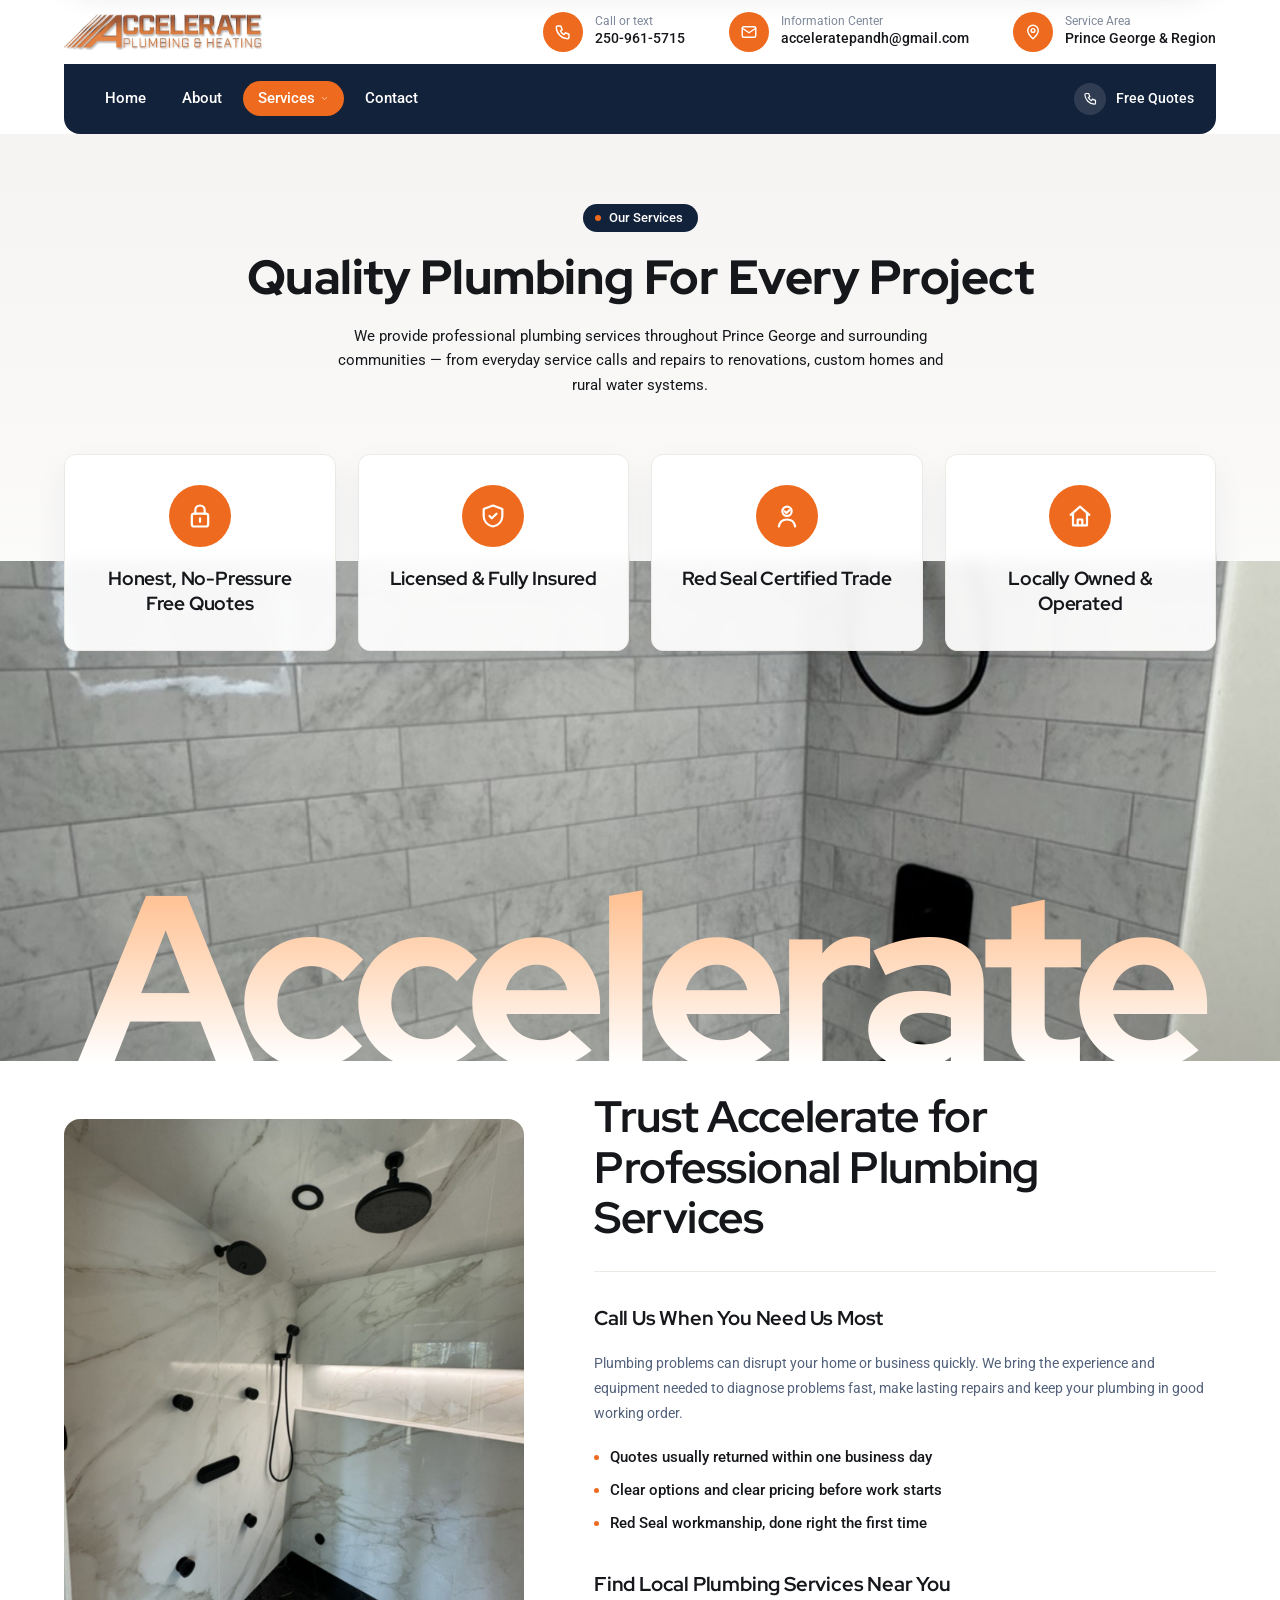
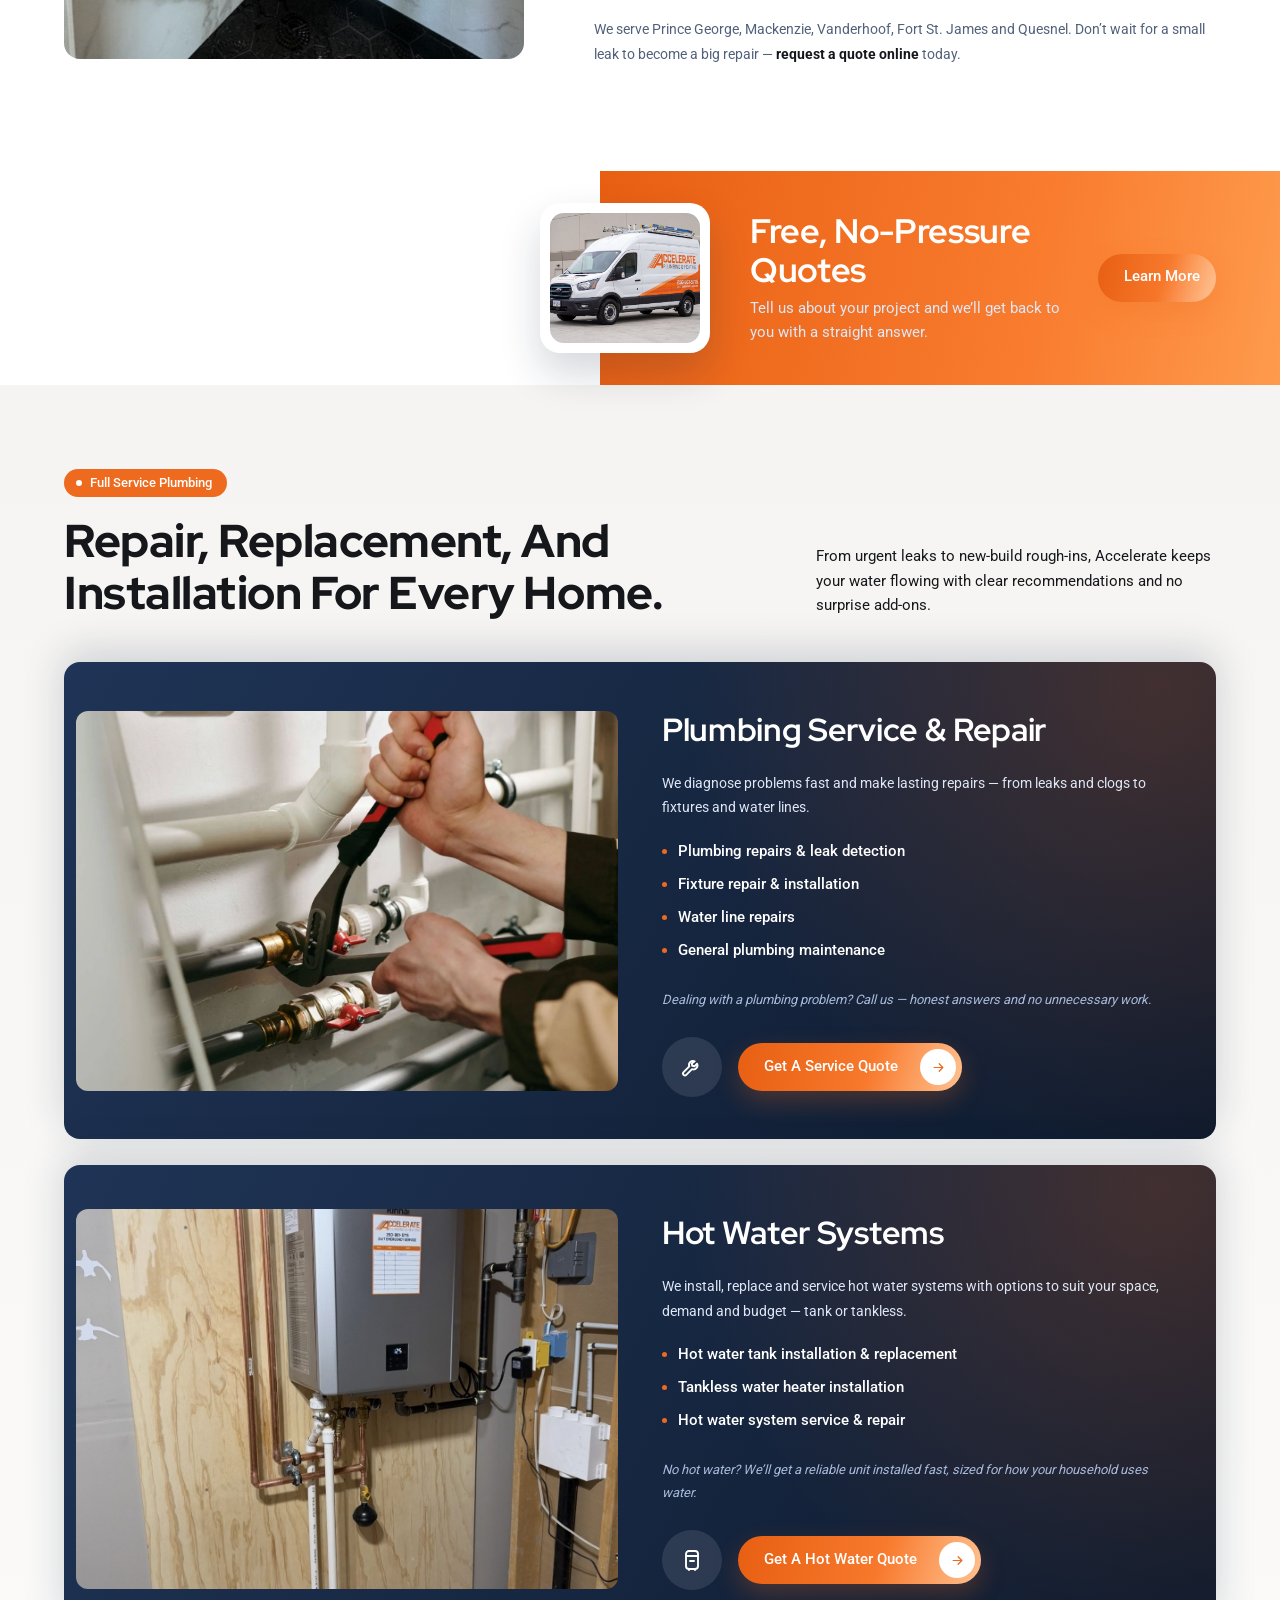
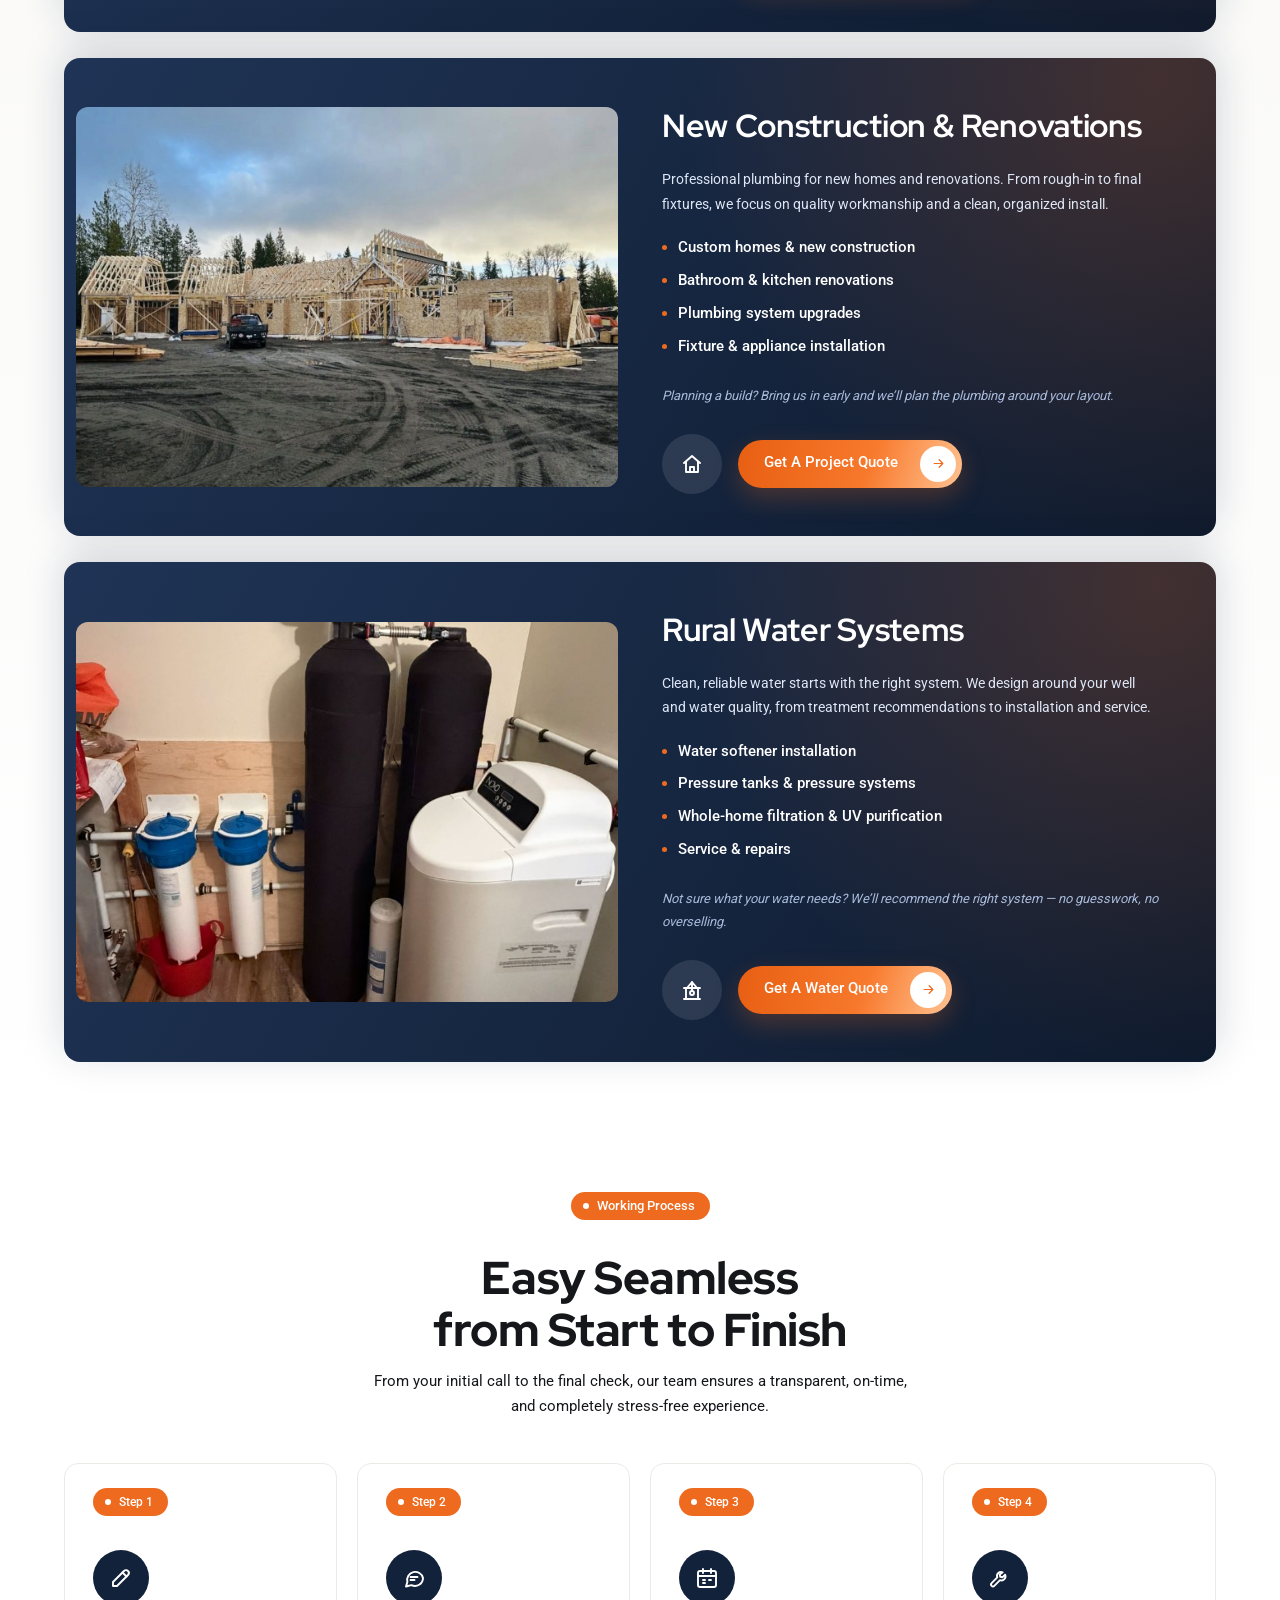
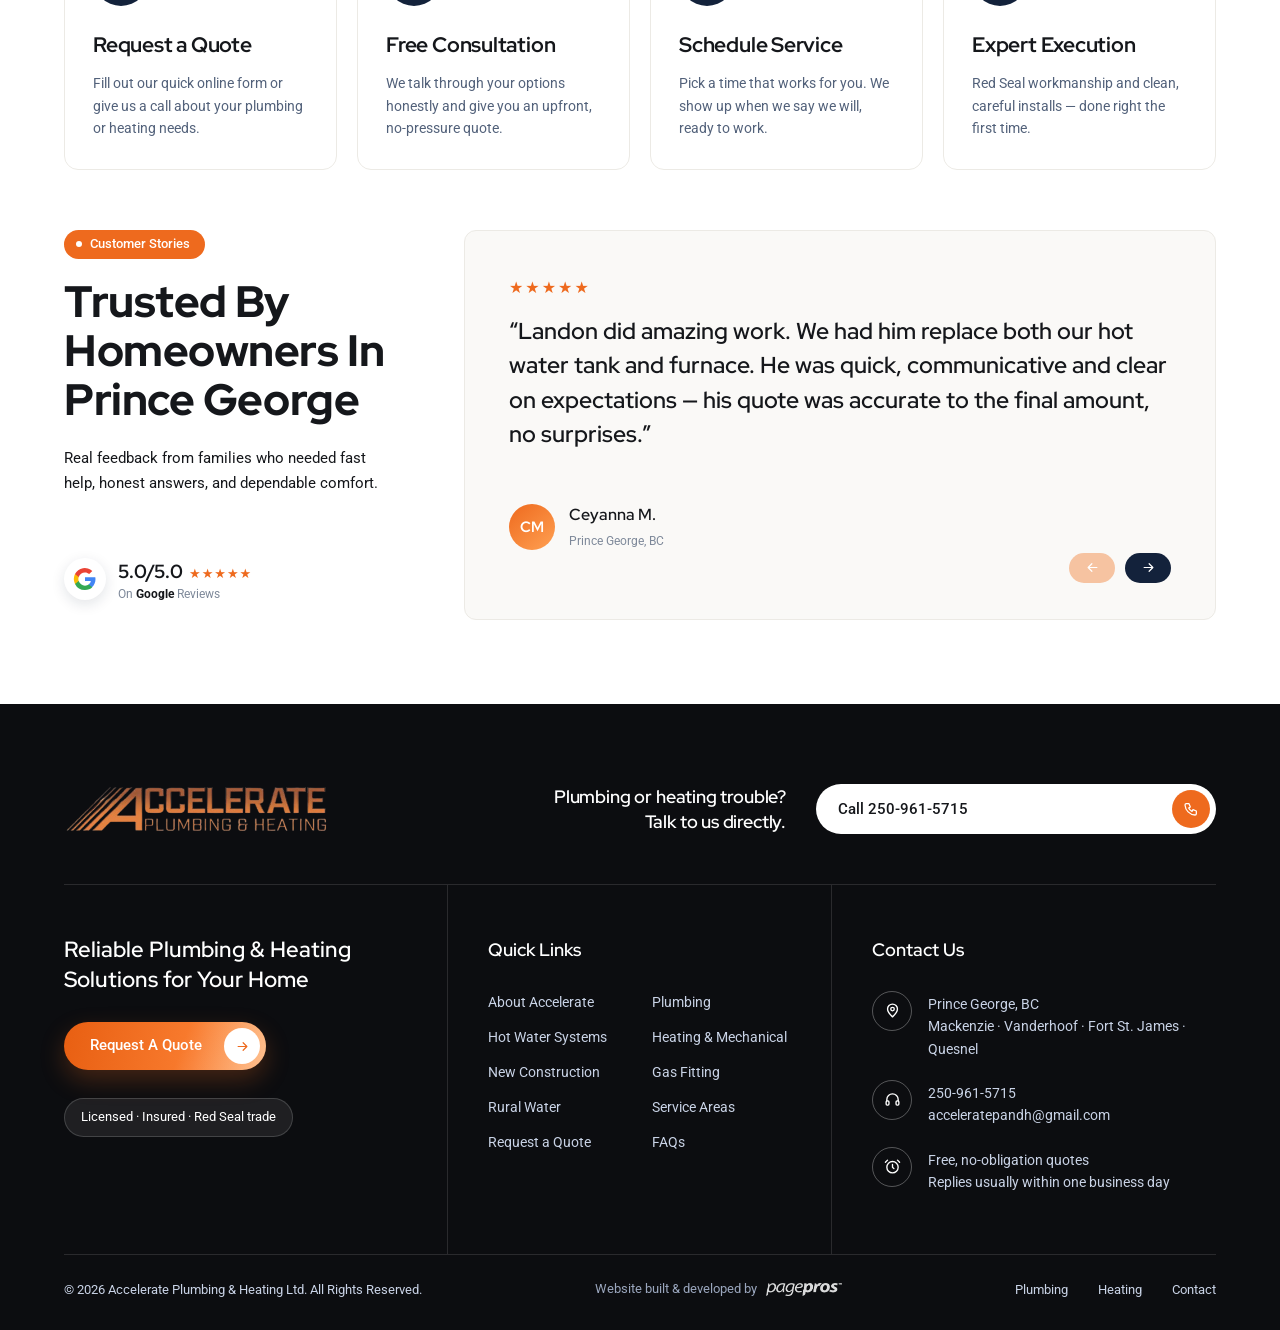
<file: plumbing.html>
<!DOCTYPE html>
<html lang="en">
<head>
<meta charset="utf-8">
<meta name="viewport" content="width=device-width, initial-scale=1">
<title>Plumbing Services | Accelerate Plumbing &amp; Heating | Prince George, BC</title>
<meta name="description" content="Plumbing service and repair, hot water tanks and tankless heaters, new construction and renovations, and rural water systems in Prince George, BC.">
<link rel="icon" type="image/png" href="logo.png">
<link rel="preload" href="fonts/red-hat-display-latin-800-normal.woff2" as="font" type="font/woff2" crossorigin>
<link rel="stylesheet" href="styles.css">
<script src="app.js" defer></script>
</head>
<body class="">
<div class="topbar"><div class="container">
  <a href="index.html" class="logo"><img src="logo.png" alt="Accelerate Plumbing &amp; Heating"></a>
  <a href="tel:+12509615715" class="info"><span class="icon-circle"><svg viewBox="0 0 24 24" fill="none" stroke="currentColor" stroke-width="1.9" stroke-linecap="round" stroke-linejoin="round" aria-hidden="true"><path d="M5 4h4l2 5-2.5 1.5a11 11 0 0 0 5 5L15 13l5 2v4a2 2 0 0 1-2 2A16 16 0 0 1 3 6a2 2 0 0 1 2-2"/></svg></span><span><small>Call or text</small><b>250-961-5715</b></span></a>
  <a href="mailto:acceleratepandh@gmail.com" class="info"><span class="icon-circle"><svg viewBox="0 0 24 24" fill="none" stroke="currentColor" stroke-width="1.9" stroke-linecap="round" stroke-linejoin="round" aria-hidden="true"><rect x="3" y="5" width="18" height="14" rx="2"/><path d="m3 7 9 6 9-6"/></svg></span><span><small>Information Center</small><b>acceleratepandh@gmail.com</b></span></a>
  <div class="info"><span class="icon-circle"><svg viewBox="0 0 24 24" fill="none" stroke="currentColor" stroke-width="1.9" stroke-linecap="round" stroke-linejoin="round" aria-hidden="true"><path d="M12 21c5-4.5 7-8 7-11a7 7 0 1 0-14 0c0 3 2 6.5 7 11Z"/><circle cx="12" cy="10" r="2.5"/></svg></span><span><small>Service Area</small><b>Prince George &amp; Region</b></span></div>
</div></div>
<div class="navbar"><div class="container"><div class="navbar__inner">
  <nav class="nav" aria-label="Main"><a href="index.html">Home</a><a href="about.html">About</a><div class="dd"><button type="button" class="is-active" aria-haspopup="true">Services <svg class="caret" viewBox="0 0 24 24" fill="none" stroke="currentColor" stroke-width="1.9" stroke-linecap="round" stroke-linejoin="round" aria-hidden="true"><path d="m6 9 6 6 6-6"/></svg></button><div class="dd__menu"><a href="plumbing.html">Plumbing</a><a href="heating.html">Heating &amp; Mechanical</a></div></div><a href="contact.html">Contact</a></nav>
  <a href="tel:+12509615715" class="navbar__call"><span><svg viewBox="0 0 24 24" fill="none" stroke="currentColor" stroke-width="1.9" stroke-linecap="round" stroke-linejoin="round" aria-hidden="true"><path d="M5 4h4l2 5-2.5 1.5a11 11 0 0 0 5 5L15 13l5 2v4a2 2 0 0 1-2 2A16 16 0 0 1 3 6a2 2 0 0 1 2-2"/></svg></span>Free Quotes</a>
</div></div></div>
<header class="pill pill--fixed" id="pill">
  <div class="container"><div class="pill__inner">
    <a href="index.html" class="logo"><img src="logo.png" alt="Accelerate Plumbing &amp; Heating"></a>
    <nav class="nav" aria-label="Main"><a href="index.html">Home</a><a href="about.html">About</a><div class="dd"><button type="button" class="is-active" aria-haspopup="true">Services <svg class="caret" viewBox="0 0 24 24" fill="none" stroke="currentColor" stroke-width="1.9" stroke-linecap="round" stroke-linejoin="round" aria-hidden="true"><path d="m6 9 6 6 6-6"/></svg></button><div class="dd__menu"><a href="plumbing.html">Plumbing</a><a href="heating.html">Heating &amp; Mechanical</a></div></div><a href="contact.html">Contact</a></nav>
    <a href="tel:+12509615715" class="pill__call"><span class="icon-circle icon-circle--blue"><svg viewBox="0 0 24 24" fill="none" stroke="currentColor" stroke-width="1.9" stroke-linecap="round" stroke-linejoin="round" aria-hidden="true"><path d="M5 4h4l2 5-2.5 1.5a11 11 0 0 0 5 5L15 13l5 2v4a2 2 0 0 1-2 2A16 16 0 0 1 3 6a2 2 0 0 1 2-2"/></svg></span>
      <span><small>Call or Text Landon</small><b>250-961-5715</b></span></a>
    <a href="contact.html" class="btn btn--blue ">Request a Quote<i><svg viewBox="0 0 24 24" fill="none" stroke="currentColor" stroke-width="1.9" stroke-linecap="round" stroke-linejoin="round" aria-hidden="true"><path d="M5 12h14M13 6l6 6-6 6"/></svg></i></a>
    <button class="burger" type="button" aria-label="Open menu" data-open><svg viewBox="0 0 24 24" fill="none" stroke="currentColor" stroke-width="1.9" stroke-linecap="round" stroke-linejoin="round" aria-hidden="true"><path d="M4 7h16M4 12h16M4 17h10"/></svg></button>
  </div></div>
</header>
<main>
<section class="phero">
  <div class="container">
    <span class="tag tag--blue">Our Services</span>
    <h1 class="reveal-text">Quality Plumbing For Every Project</h1>
    <p>We provide professional plumbing services throughout Prince George and surrounding communities &mdash; from everyday service calls and repairs to renovations, custom homes and rural water systems.</p>
    <div class="pcards"><div class="pcard"><span class="icon-circle"><svg viewBox="0 0 24 24" fill="none" stroke="currentColor" stroke-width="1.9" stroke-linecap="round" stroke-linejoin="round" aria-hidden="true"><rect x="5" y="10" width="14" height="11" rx="2"/><path d="M8 10V7a4 4 0 0 1 8 0v3"/><path d="M12 14v3"/></svg></span><h3>Honest, No-Pressure Free Quotes</h3></div><div class="pcard"><span class="icon-circle"><svg viewBox="0 0 24 24" fill="none" stroke="currentColor" stroke-width="1.9" stroke-linecap="round" stroke-linejoin="round" aria-hidden="true"><path d="M12 3 4 6v6c0 4.5 3.3 8 8 9 4.7-1 8-4.5 8-9V6Z"/><path d="m9 12 2 2 4-4"/></svg></span><h3>Licensed &amp; Fully Insured</h3></div><div class="pcard"><span class="icon-circle"><svg viewBox="0 0 24 24" fill="none" stroke="currentColor" stroke-width="1.9" stroke-linecap="round" stroke-linejoin="round" aria-hidden="true"><circle cx="12" cy="8" r="4"/><path d="M5 21c.6-3.8 3.4-6 7-6s6.4 2.2 7 6"/><path d="m10 8 1.5 1.5L14 7"/></svg></span><h3>Red Seal Certified Trade</h3></div><div class="pcard"><span class="icon-circle"><svg viewBox="0 0 24 24" fill="none" stroke="currentColor" stroke-width="1.9" stroke-linecap="round" stroke-linejoin="round" aria-hidden="true"><path d="M4 11 12 4l8 7"/><path d="M6 10v10h12V10"/><path d="M10 20v-5h4v5"/></svg></span><h3>Locally Owned &amp; Operated</h3></div></div>
  </div>
  <div class="wm wm--under"><img src="finished-fixtures-tub.jpg" alt="" loading="lazy"><div class="wm__text" aria-hidden="true">Accelerate</div></div>
</section>

<section class="section">
  <div class="container tsplit">
    <div class="img"><img src="finished-fixtures.jpg" alt="Finished tile shower with fixtures installed by Accelerate in Prince George, BC" loading="lazy"></div>
    <div>
      <h2>Trust Accelerate for Professional Plumbing Services</h2>
      <h3>Call Us When You Need Us Most</h3><p>Plumbing problems can disrupt your home or business quickly. We bring the experience and equipment needed to diagnose problems fast, make lasting repairs and keep your plumbing in good working order.</p><ul class="dots"><li>Quotes usually returned within one business day</li><li>Clear options and clear pricing before work starts</li><li>Red Seal workmanship, done right the first time</li></ul>
      <h3>Find Local Plumbing Services Near You</h3><p>We serve Prince George, Mackenzie, Vanderhoof, Fort St. James and Quesnel. Don&rsquo;t wait for a small leak to become a big repair &mdash; <a href="contact.html">request a quote online</a> today.</p>
    </div>
  </div>
</section>

<div class="adv" style="margin-top:0"><div class="adv__strip">
  <div class="adv__badge"><img src="company-van.jpg" alt="" style="border-radius:14px;height:100%;object-fit:cover"></div>
  <div><h3>Free, No-Pressure Quotes</h3><p>Tell us about your project and we&rsquo;ll get back to you with a straight answer.</p></div>
  <a href="contact.html" class="btn btn--red ">Learn More<i><svg viewBox="0 0 24 24" fill="none" stroke="currentColor" stroke-width="1.9" stroke-linecap="round" stroke-linejoin="round" aria-hidden="true"><path d="M5 12h14M13 6l6 6-6 6"/></svg></i></a>
</div></div>

<section class="section section--soft stack-section">
  <div class="container">
    <div class="sec-head"><div><span class="tag">Full Service Plumbing</span><h2 class="sec-title">Repair, Replacement, And<br>Installation For Every Home.</h2></div><p>From urgent leaks to new-build rough-ins, Accelerate keeps your water flowing with clear recommendations and no surprise add-ons.</p></div>
    <div class="stack"><article class="scard" id="service">
  <div class="img"><img src="plumbing.jpg" alt="Plumber servicing valves on a plumbing manifold" loading="lazy"></div>
  <div class="scard__body"><h3>Plumbing Service &amp; Repair</h3><p>We diagnose problems fast and make lasting repairs &mdash; from leaks and clogs to fixtures and water lines.</p><ul class="dots dots--light"><li>Plumbing repairs &amp; leak detection</li><li>Fixture repair &amp; installation</li><li>Water line repairs</li><li>General plumbing maintenance</li></ul>
    <p class="note">Dealing with a plumbing problem? Call us &mdash; honest answers and no unnecessary work.</p>
    <div class="scard__cta"><span class="icon-circle"><svg viewBox="0 0 24 24" fill="none" stroke="currentColor" stroke-width="1.9" stroke-linecap="round" stroke-linejoin="round" aria-hidden="true"><path d="M14.7 6.3a4 4 0 0 0-5.4 5.1L3.6 17.1a1.9 1.9 0 0 0 2.7 2.7l5.7-5.7a4 4 0 0 0 5.1-5.4l-2.5 2.5-2.4-.4-.4-2.4Z"/></svg></span><a href="contact.html" class="btn btn--red ">Get A Service Quote<i><svg viewBox="0 0 24 24" fill="none" stroke="currentColor" stroke-width="1.9" stroke-linecap="round" stroke-linejoin="round" aria-hidden="true"><path d="M5 12h14M13 6l6 6-6 6"/></svg></i></a></div></div>
</article><article class="scard" id="hot-water">
  <div class="img"><img src="tankless-water-heater.jpg" alt="Tankless water heater installed in Prince George, BC" loading="lazy"></div>
  <div class="scard__body"><h3>Hot Water Systems</h3><p>We install, replace and service hot water systems with options to suit your space, demand and budget &mdash; tank or tankless.</p><ul class="dots dots--light"><li>Hot water tank installation &amp; replacement</li><li>Tankless water heater installation</li><li>Hot water system service &amp; repair</li></ul>
    <p class="note">No hot water? We&rsquo;ll get a reliable unit installed fast, sized for how your household uses water.</p>
    <div class="scard__cta"><span class="icon-circle"><svg viewBox="0 0 24 24" fill="none" stroke="currentColor" stroke-width="1.9" stroke-linecap="round" stroke-linejoin="round" aria-hidden="true"><rect x="6" y="3" width="12" height="18" rx="3"/><path d="M6 8h12M10 13h4M9 21v1M15 21v1"/></svg></span><a href="contact.html" class="btn btn--red ">Get A Hot Water Quote<i><svg viewBox="0 0 24 24" fill="none" stroke="currentColor" stroke-width="1.9" stroke-linecap="round" stroke-linejoin="round" aria-hidden="true"><path d="M5 12h14M13 6l6 6-6 6"/></svg></i></a></div></div>
</article><article class="scard" id="new-construction">
  <div class="img"><img src="custom-home-rough-in.jpg" alt="Custom home under construction near Prince George" loading="lazy"></div>
  <div class="scard__body"><h3>New Construction &amp; Renovations</h3><p>Professional plumbing for new homes and renovations. From rough-in to final fixtures, we focus on quality workmanship and a clean, organized install.</p><ul class="dots dots--light"><li>Custom homes &amp; new construction</li><li>Bathroom &amp; kitchen renovations</li><li>Plumbing system upgrades</li><li>Fixture &amp; appliance installation</li></ul>
    <p class="note">Planning a build? Bring us in early and we&rsquo;ll plan the plumbing around your layout.</p>
    <div class="scard__cta"><span class="icon-circle"><svg viewBox="0 0 24 24" fill="none" stroke="currentColor" stroke-width="1.9" stroke-linecap="round" stroke-linejoin="round" aria-hidden="true"><path d="M4 11 12 4l8 7"/><path d="M6 10v10h12V10"/><path d="M10 20v-5h4v5"/></svg></span><a href="contact.html" class="btn btn--red ">Get A Project Quote<i><svg viewBox="0 0 24 24" fill="none" stroke="currentColor" stroke-width="1.9" stroke-linecap="round" stroke-linejoin="round" aria-hidden="true"><path d="M5 12h14M13 6l6 6-6 6"/></svg></i></a></div></div>
</article><article class="scard" id="rural-water">
  <div class="img"><img src="rural-water-heater.jpg" alt="Water softener and treatment system near Prince George, BC" loading="lazy"></div>
  <div class="scard__body"><h3>Rural Water Systems</h3><p>Clean, reliable water starts with the right system. We design around your well and water quality, from treatment recommendations to installation and service.</p><ul class="dots dots--light"><li>Water softener installation</li><li>Pressure tanks &amp; pressure systems</li><li>Whole-home filtration &amp; UV purification</li><li>Service &amp; repairs</li></ul>
    <p class="note">Not sure what your water needs? We&rsquo;ll recommend the right system &mdash; no guesswork, no overselling.</p>
    <div class="scard__cta"><span class="icon-circle"><svg viewBox="0 0 24 24" fill="none" stroke="currentColor" stroke-width="1.9" stroke-linecap="round" stroke-linejoin="round" aria-hidden="true"><path d="M4 10h16M6 10v11M18 10v11M4 21h16M7 10l5-6 5 6M12 4v9"/><circle cx="12" cy="15" r="2"/></svg></span><a href="contact.html" class="btn btn--red ">Get A Water Quote<i><svg viewBox="0 0 24 24" fill="none" stroke="currentColor" stroke-width="1.9" stroke-linecap="round" stroke-linejoin="round" aria-hidden="true"><path d="M5 12h14M13 6l6 6-6 6"/></svg></i></a></div></div>
</article></div>
  </div>
</section>

<section class="section steps-section">
  <div class="container">
    <div class="sec-head sec-head--center"><span class="tag">Working Process</span><h2 class="sec-title">Easy Seamless<br>from Start to Finish</h2>
      <p>From your initial call to the final check, our team ensures a transparent, on-time, and completely stress-free experience.</p></div>
    <div class="steps"><div class="step"><span class="tag">Step 1</span><span class="icon-circle"><svg viewBox="0 0 24 24" fill="none" stroke="currentColor" stroke-width="1.9" stroke-linecap="round" stroke-linejoin="round" aria-hidden="true"><path d="M4 20h4L19 9a2.8 2.8 0 0 0-4-4L4 16Z"/><path d="m13.5 6.5 4 4"/></svg></span><h3>Request a Quote</h3><p>Fill out our quick online form or give us a call about your plumbing or heating needs.</p></div><div class="step"><span class="tag">Step 2</span><span class="icon-circle"><svg viewBox="0 0 24 24" fill="none" stroke="currentColor" stroke-width="1.9" stroke-linecap="round" stroke-linejoin="round" aria-hidden="true"><path d="M21 12a8 8 0 0 1-11.6 7.1L4 20.5l1.4-4.6A8 8 0 1 1 21 12Z"/><path d="M8.5 11h7M8.5 14h4"/></svg></span><h3>Free Consultation</h3><p>We talk through your options honestly and give you an upfront, no-pressure quote.</p></div><div class="step"><span class="tag">Step 3</span><span class="icon-circle"><svg viewBox="0 0 24 24" fill="none" stroke="currentColor" stroke-width="1.9" stroke-linecap="round" stroke-linejoin="round" aria-hidden="true"><rect x="3" y="5" width="18" height="16" rx="2"/><path d="M16 3v4M8 3v4M3 10h18M8 14h2M14 14h2M8 17h2"/></svg></span><h3>Schedule Service</h3><p>Pick a time that works for you. We show up when we say we will, ready to work.</p></div><div class="step"><span class="tag">Step 4</span><span class="icon-circle"><svg viewBox="0 0 24 24" fill="none" stroke="currentColor" stroke-width="1.9" stroke-linecap="round" stroke-linejoin="round" aria-hidden="true"><path d="M14.7 6.3a4 4 0 0 0-5.4 5.1L3.6 17.1a1.9 1.9 0 0 0 2.7 2.7l5.7-5.7a4 4 0 0 0 5.1-5.4l-2.5 2.5-2.4-.4-.4-2.4Z"/></svg></span><h3>Expert Execution</h3><p>Red Seal workmanship and clean, careful installs — done right the first time.</p></div></div>
  </div>
</section>
<section class="section" style="padding-top:20px">
  <div class="container quote-grid">
    <div><span class="tag">Customer Stories</span><h2 class="sec-title">Trusted By Homeowners In Prince George</h2>
      <p>Real feedback from families who needed fast help, honest answers, and dependable comfort.</p><div class="google"><span class="g"><svg viewBox="0 0 24 24" aria-hidden="true"><path fill="#4285F4" d="M22.5 12.2c0-.7-.1-1.4-.2-2H12v3.8h5.9a5 5 0 0 1-2.2 3.3v2.7h3.5c2-1.9 3.3-4.7 3.3-7.8z"/><path fill="#34A853" d="M12 23c3 0 5.5-1 7.3-2.7l-3.5-2.7c-1 .7-2.3 1.1-3.8 1.1-2.9 0-5.4-2-6.3-4.6H2v2.8A11 11 0 0 0 12 23z"/><path fill="#FBBC05" d="M5.7 14.1a6.6 6.6 0 0 1 0-4.2V7.1H2a11 11 0 0 0 0 9.8z"/><path fill="#EA4335" d="M12 5.4c1.6 0 3 .6 4.2 1.7l3.1-3.1A11 11 0 0 0 2 7.1l3.7 2.8C6.6 7.3 9.1 5.4 12 5.4z"/></svg></span><div><strong>5.0/5.0</strong><span class="stars">★★★★★</span><small>On <b>Google</b> Reviews</small></div></div></div>
    <div class="qcard" data-qslider>
      <div class="stars">★★★★★</div>
      <div class="qslides"><div class="qslide is-active"><p>&ldquo;Landon did amazing work. We had him replace both our hot water tank and furnace. He was quick, communicative and clear on expectations — his quote was accurate to the final amount, no surprises.&rdquo;</p><div class="qwho"><span class="avatar">CM</span><div><b>Ceyanna M.</b><small>Prince George, BC</small></div></div></div><div class="qslide"><p>&ldquo;Landon replaced my hot water tank and fixed a bathtub faucet. Experienced, knowledgeable and does a clean job. Reasonably priced, easy to communicate with, and he gets the job done quick.&rdquo;</p><div class="qwho"><span class="avatar">DA</span><div><b>Don Vigis Abraham</b><small>Local Guide · Prince George, BC</small></div></div></div><div class="qslide"><p>&ldquo;Landon has done plumbing and boiler work for us in the past and has always done a great job. Very good communicator, shows up when he says he will, and works hard on site.&rdquo;</p><div class="qwho"><span class="avatar">AC</span><div><b>Adam Crawford</b><small>Prince George, BC</small></div></div></div></div>
      <div class="qcard__foot"><span></span><div class="track-nav" style="margin:0">
        <button class="arrow arrow--ghost" type="button" data-qprev aria-label="Previous review"><svg viewBox="0 0 24 24" fill="none" stroke="currentColor" stroke-width="1.9" stroke-linecap="round" stroke-linejoin="round" aria-hidden="true"><path d="M19 12H5M11 6l-6 6 6 6"/></svg></button>
        <button class="arrow" type="button" data-qnext aria-label="Next review"><svg viewBox="0 0 24 24" fill="none" stroke="currentColor" stroke-width="1.9" stroke-linecap="round" stroke-linejoin="round" aria-hidden="true"><path d="M5 12h14M13 6l6 6-6 6"/></svg></button></div></div>
    </div>
  </div>
</section>
</main>
<footer class="footer">
  <div class="container">
    <div class="footer__top">
      <a href="index.html"><img src="footer-logo.png" alt="Accelerate Plumbing &amp; Heating"></a>
      <div class="footer__cta"><h4>Plumbing or heating trouble?<br>Talk to us directly.</h4>
        <a href="tel:+12509615715" class="footer__pill">Call 250-961-5715<i><svg viewBox="0 0 24 24" fill="none" stroke="currentColor" stroke-width="1.9" stroke-linecap="round" stroke-linejoin="round" aria-hidden="true"><path d="M5 4h4l2 5-2.5 1.5a11 11 0 0 0 5 5L15 13l5 2v4a2 2 0 0 1-2 2A16 16 0 0 1 3 6a2 2 0 0 1 2-2"/></svg></i></a></div>
    </div>
    <div class="footer__grid">
      <div><p class="footer__lead">Reliable Plumbing &amp; Heating Solutions for Your Home</p>
        <a href="contact.html" class="btn btn--red ">Request A Quote<i><svg viewBox="0 0 24 24" fill="none" stroke="currentColor" stroke-width="1.9" stroke-linecap="round" stroke-linejoin="round" aria-hidden="true"><path d="M5 12h14M13 6l6 6-6 6"/></svg></i></a>
        <div><span class="badge">Licensed &middot; Insured &middot; Red Seal trade</span></div></div>
      <div><h5>Quick Links</h5><div class="links">
        <a href="about.html">About Accelerate</a><a href="plumbing.html">Plumbing</a>
        <a href="plumbing.html#hot-water">Hot Water Systems</a><a href="heating.html">Heating &amp; Mechanical</a>
        <a href="plumbing.html#new-construction">New Construction</a><a href="heating.html#gas-fitting">Gas Fitting</a>
        <a href="plumbing.html#rural-water">Rural Water</a><a href="about.html#coverage">Service Areas</a>
        <a href="contact.html">Request a Quote</a><a href="about.html#faq">FAQs</a></div></div>
      <div><h5>Contact Us</h5><div class="cinfo">
        <div><i><svg viewBox="0 0 24 24" fill="none" stroke="currentColor" stroke-width="1.9" stroke-linecap="round" stroke-linejoin="round" aria-hidden="true"><path d="M12 21c5-4.5 7-8 7-11a7 7 0 1 0-14 0c0 3 2 6.5 7 11Z"/><circle cx="12" cy="10" r="2.5"/></svg></i><span>Prince George, BC<br>Mackenzie &middot; Vanderhoof &middot; Fort St. James &middot; Quesnel</span></div>
        <div><i><svg viewBox="0 0 24 24" fill="none" stroke="currentColor" stroke-width="1.9" stroke-linecap="round" stroke-linejoin="round" aria-hidden="true"><path d="M4 14v-2a8 8 0 0 1 16 0v2"/><rect x="3" y="14" width="4" height="6" rx="1.5"/><rect x="17" y="14" width="4" height="6" rx="1.5"/></svg></i><span><a href="tel:+12509615715">250-961-5715</a><br><a href="mailto:acceleratepandh@gmail.com">acceleratepandh@gmail.com</a></span></div>
        <div><i><svg viewBox="0 0 24 24" fill="none" stroke="currentColor" stroke-width="1.9" stroke-linecap="round" stroke-linejoin="round" aria-hidden="true"><circle cx="12" cy="13" r="8"/><path d="M12 9v4l2 2M5 3 2 6M19 3l3 3"/></svg></i><span>Free, no-obligation quotes<br>Replies usually within one business day</span></div></div></div>
    </div>
    <div class="footer__bottom"><span>&copy; 2026 Accelerate Plumbing &amp; Heating Ltd. All Rights Reserved.</span>
      <a class="footer__credit" href="https://pagepros.io" target="_blank" rel="noopener">Website built &amp; developed by <img src="pagepros-logo.png" alt="Page Pros" width="76" height="13"></a>
      <nav><a href="plumbing.html">Plumbing</a><a href="heating.html">Heating</a><a href="contact.html">Contact</a></nav></div>
  </div>
</footer>
<button class="to-top" type="button" aria-label="Back to top" data-top><svg viewBox="0 0 24 24" fill="none" stroke="currentColor" stroke-width="1.9" stroke-linecap="round" stroke-linejoin="round" aria-hidden="true"><path d="M12 19V5M6 11l6-6 6 6"/></svg></button>
<div class="mnav" id="mnav" aria-hidden="true"><div class="mnav__panel"><div class="mnav__top"><img src="logo.png" alt="Accelerate Plumbing &amp; Heating"><button class="mnav__close" type="button" aria-label="Close menu" data-close>&times;</button></div><a class="l" href="index.html">Home</a><a class="l" href="about.html">About</a><a class="l sub is-active" href="plumbing.html">Plumbing</a><a class="l sub" href="heating.html">Heating &amp; Mechanical</a><a class="l" href="contact.html">Contact</a><a href="tel:+12509615715" class="btn btn--red btn--wide">Call 250-961-5715<i><svg viewBox="0 0 24 24" fill="none" stroke="currentColor" stroke-width="1.9" stroke-linecap="round" stroke-linejoin="round" aria-hidden="true"><path d="M5 12h14M13 6l6 6-6 6"/></svg></i></a></div></div>
</body>
</html>
</file>
<file: styles.css>
/* Accelerate Plumbing & Heating — shared styles */

@font-face{font-family:"Red Hat Display";src:url(fonts/red-hat-display-latin-500-normal.woff2) format("woff2");font-weight:500;font-display:swap}
@font-face{font-family:"Red Hat Display";src:url(fonts/red-hat-display-latin-600-normal.woff2) format("woff2");font-weight:600;font-display:swap}
@font-face{font-family:"Red Hat Display";src:url(fonts/red-hat-display-latin-700-normal.woff2) format("woff2");font-weight:700;font-display:swap}
@font-face{font-family:"Red Hat Display";src:url(fonts/red-hat-display-latin-800-normal.woff2) format("woff2");font-weight:800;font-display:swap}
@font-face{font-family:"Roboto";src:url(fonts/roboto-latin-400-normal.woff2) format("woff2");font-weight:400;font-display:swap}
@font-face{font-family:"Roboto";src:url(fonts/roboto-latin-500-normal.woff2) format("woff2");font-weight:500;font-display:swap}
@font-face{font-family:"Roboto";src:url(fonts/roboto-latin-700-normal.woff2) format("woff2");font-weight:700;font-display:swap}

:root{
  --navy:#13223b;
  --navy-2:#1b2d4a;
  --ink:#15171b;
  --blue:#13223b;
  --blue-2:#22385c;
  --sky:#ffa052;
  --red:#ee6a1e;
  --red-2:#f97c2f;
  --orange-grad:linear-gradient(100deg,#e85f12 0%,#f97c2f 30%,#ffa052 50%,#f97c2f 70%,#e85f12 100%);
  --text:#52617a;
  --muted:#7d8899;
  --line:#eceae5;
  --soft:#f5f4f2;
  --soft-2:#faf9f7;
  --head:"Red Hat Display",system-ui,sans-serif;
  --body:"Roboto",system-ui,-apple-system,"Segoe UI",sans-serif;
  --radius:16px;
  --shadow:0 18px 44px rgba(19,34,59,.10);
}

*{box-sizing:border-box}
html{scroll-behavior:smooth}
body{margin:0;font-family:var(--body);font-size:15px;line-height:1.65;color:var(--text);background:#fff;-webkit-font-smoothing:antialiased;overflow-x:clip}
img{display:block;max-width:100%}
a{color:inherit;text-decoration:none}
h1,h2,h3,h4{font-family:var(--head);color:var(--ink);margin:0;letter-spacing:-.01em}
p{margin:0}
ul{margin:0;padding:0;list-style:none}
::selection{background:var(--red);color:#fff}
.container{max-width:1200px;margin:0 auto;padding:0 24px}
.sr-only{position:absolute;width:1px;height:1px;overflow:hidden;clip:rect(0 0 0 0)}

/* ---------- small atoms ---------- */
.tag{display:inline-block;background:var(--red);color:#fff;font-family:var(--body);font-weight:500;font-size:12.5px;line-height:1;padding:8px 15px;border-radius:999px;margin-bottom:18px}
.tag--blue{background:var(--blue)}
.sec-title{font-weight:800;font-size:46px;line-height:1.12}
.sec-title--sm{font-size:38px}
.sec-head{display:flex;justify-content:space-between;align-items:flex-end;gap:40px;margin-bottom:56px}
.sec-head p{max-width:400px;font-size:15px;color:var(--ink)}
.sec-head--center{flex-direction:column;align-items:center;text-align:center;gap:14px}
.sec-head--center p{max-width:560px}
.section{padding:110px 0}
.section--soft{background:linear-gradient(180deg,var(--soft) 0%,#fff 100%)}

.dots li{position:relative;padding-left:16px;color:var(--ink);font-weight:500;font-size:14.5px;margin:9px 0}
.dots li::before{content:"";position:absolute;left:0;top:.62em;width:5px;height:5px;border-radius:50%;background:var(--red)}
.dots--light li{color:#fff}

.btn{display:inline-flex;align-items:center;gap:22px;border-radius:999px;padding:6px 6px 6px 26px;font-family:var(--body);font-weight:500;font-size:14.5px;line-height:1;white-space:nowrap;border:0;cursor:pointer;transition:transform .2s ease,box-shadow .3s ease,filter .3s ease}
.btn i{width:36px;height:36px;border-radius:50%;display:inline-flex;align-items:center;justify-content:center;flex-shrink:0;transition:transform .3s ease}
.btn i svg{width:15px;height:15px}
.btn:hover{transform:translateY(-2px);filter:brightness(1.07)}
.btn:hover i{transform:rotate(-45deg)}
.btn--blue{background:var(--blue);color:#fff;box-shadow:0 10px 24px rgba(19,34,59,.25)}
.btn--blue i{background:var(--orange-grad);background-size:220% auto;color:#fff}
.btn--red{background:var(--orange-grad);background-size:220% auto;animation:ctaFlow 7s linear infinite;color:#fff;box-shadow:0 10px 24px rgba(238,106,30,.25)}
.btn--red i{background:#fff;color:var(--red)}
.btn--white{background:#fff;color:var(--ink);border:1px solid var(--line)}
.btn--white i{background:var(--red);color:#fff}
.btn--wide{display:flex;justify-content:space-between;width:100%}
.btn--block{display:flex;justify-content:center;width:100%;padding:16px 26px}

.icon-circle{width:52px;height:52px;border-radius:50%;display:inline-flex;align-items:center;justify-content:center;flex-shrink:0;color:#fff;background:var(--red)}
.icon-circle svg{width:24px;height:24px}
.icon-circle--blue{background:var(--blue)}
.icon-circle--navy{background:var(--navy)}

.google{display:flex;align-items:center;gap:12px}
.google .g{width:42px;height:42px;border-radius:50%;background:#fff;display:flex;align-items:center;justify-content:center;box-shadow:0 4px 14px rgba(19,34,59,.12)}
.google .g svg{width:24px;height:24px}
.google strong{font-family:var(--head);font-size:19px;color:var(--ink);font-weight:700}
.google .stars{color:var(--red);font-size:13px;letter-spacing:1px;margin-left:6px}
.google small{display:block;font-size:12px;color:var(--muted);line-height:1.2}
.google small b{color:var(--ink)}
.google--light strong,.google--light small,.google--light small b{color:#fff}

/* ---------- header ---------- */
.topbar{background:#fff;position:relative;z-index:30}
.topbar .container{display:flex;align-items:center;gap:44px;padding-top:12px;padding-bottom:12px}
.topbar .logo{margin-right:auto}
.topbar .logo img{height:36px;width:auto}
.info{display:flex;align-items:center;gap:12px}
.info .icon-circle{width:40px;height:40px}
.info .icon-circle svg{width:18px;height:18px}
.info small{display:block;font-size:11.5px;color:var(--muted);line-height:1.2}
.info b{display:block;font-size:14px;color:var(--ink);font-weight:500;line-height:1.4}

.navbar{position:relative;z-index:25}
.navbar .container{position:relative}
.navbar__inner{background:var(--navy);border-radius:0 0 16px 16px;display:flex;align-items:center;justify-content:space-between;padding:14px 22px 14px 26px}
.navbar__inner .nav a,.navbar__inner .nav button{color:#fff}
.navbar__call{display:flex;align-items:center;gap:10px;color:#fff;font-size:14px;font-weight:500}
.navbar__call span{width:32px;height:32px;border-radius:50%;background:rgba(255,255,255,.12);display:flex;align-items:center;justify-content:center}
.navbar__call svg{width:15px;height:15px}

.nav{display:flex;align-items:center;gap:6px}
.nav > a,.nav .dd > button{font-family:var(--body);font-weight:500;font-size:14.5px;color:var(--ink);padding:9px 15px;border-radius:999px;background:none;border:0;cursor:pointer;display:inline-flex;align-items:center;gap:5px;transition:background .25s,color .25s}
.nav > a:hover,.nav .dd > button:hover{color:var(--red)}
.navbar .nav > a,.navbar .nav .dd > button{color:#fff}
.navbar .nav > a:hover,.navbar .nav .dd > button:hover{color:#ffb27a}
.nav .is-active,.nav .is-active:hover{background:var(--red);color:#fff !important}
.nav .caret{width:9px;height:9px;opacity:.8}
.dd{position:relative}
.dd__menu{position:absolute;top:calc(100% + 10px);left:0;min-width:230px;background:#fff;border-radius:14px;box-shadow:var(--shadow);padding:10px;opacity:0;visibility:hidden;transform:translateY(8px);transition:.25s ease}
.dd:hover .dd__menu,.dd:focus-within .dd__menu{opacity:1;visibility:visible;transform:none}
.dd__menu a{display:block;padding:10px 14px;border-radius:9px;color:var(--ink);font-weight:500;font-size:14.5px}
.navbar .dd__menu a,.dd__menu a{color:var(--ink)}
.navbar .dd__menu a:hover,.dd__menu a:hover{background:var(--soft);color:var(--red)}

/* floating pill header */
.pill{position:relative;z-index:40;padding-top:12px}
.pill__inner{background:#fff;border-radius:999px;box-shadow:0 12px 34px rgba(19,34,59,.14);display:flex;align-items:center;gap:26px;padding:8px 8px 8px 22px}
.pill .logo img{height:32px;width:auto}
.pill .nav{margin-right:auto}
.pill__call{display:flex;align-items:center;gap:10px}
.pill__call .icon-circle{width:40px;height:40px}
.pill__call .icon-circle svg{width:17px;height:17px}
.pill__call small{display:block;font-size:11px;color:var(--muted);line-height:1.2}
.pill__call b{display:block;font-family:var(--head);font-size:17px;font-weight:700;color:var(--red);line-height:1.2}
.pill .btn{padding-left:22px;gap:18px}
.pill--overlay{position:absolute;left:0;right:0;top:0}
.pill--fixed{position:fixed;left:0;right:0;top:0;transform:translateY(-130%);transition:transform .4s ease}
.pill--fixed.is-shown{transform:none}
body.home .pill--overlay.is-stuck{position:fixed;animation:slideDown .4s ease}
@keyframes slideDown{from{transform:translateY(-100%)}to{transform:none}}

.burger{display:none;width:44px;height:44px;border-radius:50%;border:0;background:var(--blue);color:#fff;cursor:pointer;align-items:center;justify-content:center;margin-left:auto}
.burger svg{width:20px;height:20px}
.mnav{display:none;position:fixed;inset:0;z-index:100;background:rgba(19,34,59,.55);backdrop-filter:blur(3px)}
.mnav.is-open{display:block}
.mnav__panel{position:absolute;top:12px;left:12px;right:12px;background:#fff;border-radius:22px;padding:18px 22px 24px;box-shadow:var(--shadow)}
.mnav__top{display:flex;align-items:center;justify-content:space-between;margin-bottom:6px}
.mnav__top img{height:30px}
.mnav__close{width:40px;height:40px;border-radius:50%;border:0;background:var(--soft);color:var(--ink);font-size:22px;cursor:pointer}
.mnav a.l{display:block;font-family:var(--head);font-weight:700;font-size:19px;color:var(--ink);padding:13px 2px;border-bottom:1px solid var(--line)}
.mnav a.l.sub{padding-left:18px;font-size:16px;font-weight:600;color:var(--text)}
.mnav a.l.is-active{color:var(--red)}
.mnav .btn{margin-top:20px}

/* ---------- home hero ---------- */
.hero{position:relative;min-height:690px;display:flex;align-items:center;overflow:hidden;color:#fff}
.hero__bg{position:absolute;inset:0}
.hero__bg img{width:100%;height:100%;object-fit:cover;object-position:70% 50%}
.hero__bg::after{content:"";position:absolute;inset:0;background:linear-gradient(90deg,rgba(19,34,59,.97) 0%,rgba(19,34,59,.9) 34%,rgba(19,34,59,.55) 56%,rgba(19,34,59,.05) 80%)}
.hero .container{position:relative;width:100%;padding-top:110px;padding-bottom:90px}
.hero h1{color:#fff;font-weight:800;font-size:64px;line-height:1.08;max-width:620px;margin-bottom:18px}
.hero p{max-width:440px;font-size:15.5px;color:#e2e9f6;margin-bottom:36px}
.hero__cta{display:flex;align-items:center;gap:30px;flex-wrap:wrap}

/* feature band (blue strip bleeding right) */
.band{position:relative;margin-top:-1px}
.band__strip{margin-left:calc(50% - 240px);background:var(--orange-grad);background-size:220% auto;animation:ctaFlow 9s linear infinite;border-radius:0 0 0 0;padding:34px 24px 34px 66px;display:grid;grid-template-columns:repeat(4,minmax(0,max-content));justify-content:start;gap:0;position:relative}
.band__strip::before{content:"";position:absolute;left:-46px;top:50%;width:92px;height:92px;transform:translateY(-50%);border-radius:50%;background:#fff;box-shadow:0 10px 30px rgba(19,34,59,.18) inset}
.band__badge{position:absolute;left:-40px;top:50%;width:80px;height:80px;transform:translateY(-50%);border-radius:50%;background:var(--red);color:#fff;display:flex;align-items:center;justify-content:center;z-index:2;box-shadow:0 12px 26px rgba(238,106,30,.35)}
.band__badge svg{width:34px;height:34px}
.feat{display:flex;align-items:center;gap:14px;padding:0 24px;border-right:1px solid rgba(255,255,255,.22)}
.feat:last-child{border-right:0}
.feat .icon-circle{width:48px;height:48px;background:var(--navy)}
.band .feat .icon-circle{background:rgba(19,34,59,.88)}
.feat span{color:#fff;font-family:var(--head);font-weight:600;font-size:14.5px;line-height:1.3;white-space:nowrap}
.feat{padding:0 20px}

/* feature row (light, in about page) */
.feat-row{display:grid;grid-template-columns:repeat(4,1fr);margin-top:44px}
.feat-row .feat{border-right:1px solid var(--line)}
.feat-row .feat:first-child{padding-left:0}
.feat-row .feat span:not(.icon-circle){color:var(--ink)}

/* ---------- about split ---------- */
.about{padding:120px 0 0}
.about__grid{display:grid;grid-template-columns:350px 1fr;gap:0;align-items:start}
.about__main{position:relative;border-radius:var(--radius);overflow:hidden;height:520px}
.about__main img{width:100%;height:100%;object-fit:cover}
.about__body{display:grid;grid-template-columns:1fr 270px;gap:34px;padding-left:50px}
.about__body .head{grid-column:1/-1;padding-top:26px;padding-left:72px}
.about__body .head h2{font-size:42px;line-height:1.15;max-width:480px}
.about__body .txt{font-size:14px;line-height:1.75}
.about__body .txt .dots{margin:22px 0 30px}
.about__side{border-radius:var(--radius);overflow:hidden;height:260px;margin-top:10px}
.about__side img{width:100%;height:100%;object-fit:cover}
.stats-boxes{display:flex;justify-content:flex-end;gap:10px;margin-top:-10px;position:relative;z-index:3}
.stat-box{width:220px;border-radius:12px;padding:22px 22px 18px;color:#fff;position:relative}
.stat-box b{display:block;font-family:var(--head);font-weight:600;font-size:46px;line-height:1}
.stat-box span{display:block;font-family:var(--head);font-weight:600;font-size:15px;margin-top:10px}
.stat-box svg{position:absolute;right:14px;top:14px;width:26px;height:26px;opacity:.9}
.stat-box--blue{background:var(--blue)}
.stat-box--red{background:var(--orange-grad);background-size:220% auto;animation:ctaFlow 8s linear infinite}

/* ---------- service cards (icon top-right, overlapping button) ---------- */
.svc-grid{display:grid;grid-template-columns:repeat(3,1fr);gap:26px 22px}
.svc-card{position:relative;background:#fff;border:1px solid var(--line);border-radius:14px;padding:28px 26px 50px;margin:30px 0 26px;transition:box-shadow .3s,transform .3s}
.svc-card:hover{box-shadow:var(--shadow);transform:translateY(-4px)}
.svc-card .icon-circle{position:absolute;right:20px;top:-26px;width:66px;height:66px;box-shadow:0 0 0 6px #fff}
.svc-card .icon-circle svg{width:30px;height:30px}
.svc-card h3{font-weight:700;font-size:22px;padding-right:60px;padding-bottom:16px;border-bottom:1px solid var(--line);position:relative;margin-bottom:20px}
.svc-card h3::after{content:"";position:absolute;left:0;bottom:-1px;width:60px;height:3px;border-radius:3px;background:var(--red)}
.svc-card p{font-size:14px;line-height:1.75}
.svc-card .btn{position:absolute;right:20px;bottom:-22px}

/* ---------- big image panels ---------- */
.panels{display:flex;flex-direction:column;gap:16px;margin-top:50px}
.panel{position:relative;border-radius:var(--radius);overflow:hidden;min-height:720px;display:flex;align-items:flex-end}
.panel > img{position:absolute;inset:0;width:100%;height:100%;object-fit:cover}
.panel__card{position:relative;display:flex;margin:0 40px 40px auto;align-items:stretch}
.panel--left .panel__card{margin:0 auto 40px 40px;flex-direction:row-reverse}
.panel__box{background:#fff;border-radius:14px 0 0 14px;padding:56px 48px 40px;width:440px;display:flex;flex-direction:column}
.panel--left .panel__box{border-radius:0 14px 14px 0}
.panel__box h3{font-weight:700;font-size:32px;line-height:1.15;margin-bottom:22px}
.panel__box p{font-size:13.5px;margin-bottom:18px}
.panel__box .dots{margin-bottom:56px}
.panel__box .btn{margin-top:auto}
.panel__tab{width:56px;border-radius:0 14px 14px 0;background:var(--red);color:#fff;display:flex;flex-direction:column;align-items:center;justify-content:space-between;padding:22px 0 26px;margin-top:-30px}
.panel--left .panel__tab{background:var(--blue);border-radius:14px 0 0 14px}
.panel__tab svg{width:24px;height:24px}
.panel__tab span{writing-mode:vertical-rl;transform:rotate(180deg);font-family:var(--head);font-weight:600;font-size:18px;white-space:nowrap}

/* ---------- promise "coupons" ---------- */
.offers__head{display:grid;grid-template-columns:1fr 1fr;gap:40px;margin-bottom:56px}
.offers__head p{font-size:15px;color:var(--ink);margin-top:14px;max-width:520px}
.offer-grid{display:grid;grid-template-columns:repeat(3,1fr);gap:26px}
.offer{background:var(--soft-2);border:1px solid var(--line);border-radius:14px;padding:22px 22px 34px;text-align:center;position:relative}
.offer::before,.offer::after{content:"";position:absolute;top:96px;width:22px;height:22px;border-radius:50%;background:#fff;border:1px solid var(--line)}
.offer::before{left:-12px;clip-path:inset(0 0 0 50%)}
.offer::after{right:-12px;clip-path:inset(0 50% 0 0)}
.offer__logo{display:block;text-align:left;margin-bottom:12px}
.offer__logo img{height:22px;width:auto}
.offer__amt{display:block;background:var(--orange-grad);background-size:220% auto;animation:ctaFlow 8s linear infinite;color:#fff;font-family:var(--head);font-weight:700;font-size:24px;border-radius:999px;padding:9px 12px;margin-bottom:22px}
.offer h3{font-weight:700;font-size:21px;margin-bottom:16px}
.offer p{font-size:13px;color:var(--muted);line-height:1.7;max-width:300px;margin:0 auto 28px}

/* ---------- why trust ---------- */
.trust{position:relative;background:var(--navy);margin-top:120px}
.trust__img{position:absolute;left:0;top:0;bottom:0;width:37.5%}
.trust__img img{width:100%;height:100%;object-fit:cover}
.trust__body{margin-left:40%;padding:110px 24px 180px 54px;max-width:960px}
.trust__body h2{color:#fff;max-width:560px;margin-bottom:40px}
.trust__cols{display:flex;gap:56px;align-items:flex-start}
.trust__cols p{color:#dce4f2;font-size:14px;max-width:340px;margin-bottom:38px}
.std-box{background:var(--orange-grad);background-size:220% auto;animation:ctaFlow 9s linear infinite;border:1px solid rgba(255,255,255,.35);border-radius:12px;padding:24px 34px 24px 28px;flex-shrink:0}
.std-box .dots li{color:#fff;font-size:14px;margin:12px 0}
.std-box .dots li::before{background:#fff;opacity:.85}
.promise-row{position:relative;z-index:2;display:grid;grid-template-columns:repeat(3,1fr);gap:22px;margin:-110px 0 0 36%;padding-right:40px}
.promise{background:#fff;border:1px solid var(--line);border-radius:14px;padding:92px 30px 30px;box-shadow:0 12px 30px rgba(19,34,59,.06);position:relative;min-height:190px;display:flex;flex-direction:column;justify-content:flex-end}
.promise .icon-circle{position:absolute;right:24px;top:24px;width:46px;height:46px;box-shadow:0 0 0 5px #fdeede}
.promise .icon-circle svg{width:20px;height:20px}
.promise h3{font-weight:700;font-size:21px;margin-bottom:10px}
.promise p{font-size:13.5px}

/* ---------- process ---------- */
.process__top{display:grid;grid-template-columns:1fr 520px;gap:60px;align-items:end;margin-bottom:70px}
.process__top p{font-size:15px;color:var(--ink);max-width:420px;margin-top:20px}
.ready{position:relative}
.ready__card{background:radial-gradient(circle at 90% 10%,rgba(238,106,30,.35),transparent 50%),linear-gradient(120deg,#0e1a2d 0%,var(--navy) 100%);border-radius:14px 14px 0 0;padding:40px 44px 34px;color:#fff;position:relative;overflow:hidden}
.ready__card::after{content:"";position:absolute;right:-40px;top:-40px;width:220px;height:220px;border-radius:50%;background:radial-gradient(circle,rgba(255,255,255,.14),transparent 70%)}
.ready__card h3{color:#fff;font-size:28px;font-weight:700;margin-bottom:8px}
.ready__card p{color:#d7e1f3;font-size:14px;max-width:300px;margin-bottom:22px}
.ready__mark{position:absolute;right:34px;bottom:30px;width:120px;opacity:.95}
.call-pill{display:inline-flex;align-items:center;gap:14px;background:rgba(255,255,255,.1);border-radius:999px;padding:5px 26px 5px 5px;color:#fff;font-weight:500;font-size:16px}
.call-pill i{width:40px;height:40px;border-radius:50%;background:var(--red);display:flex;align-items:center;justify-content:center}
.call-pill--white i{background:#fff;color:var(--ink)}
.call-pill svg{width:17px;height:17px}
.ready .btn{border-radius:0 0 14px 14px}
.ready .btn.btn--rounded{border-radius:999px}
.steps{display:grid;grid-template-columns:repeat(4,1fr)}
.step{position:relative;background:#fff;border:1px solid var(--line);border-radius:14px;padding:26px 30px 32px;margin-right:-1px}
.step:nth-child(3){margin-top:0;padding-bottom:44px}
.step .tag{margin-bottom:0;font-size:12px}
.step .icon-circle{position:absolute;right:-26px;top:76px;width:50px;height:50px;background:var(--blue);z-index:2;box-shadow:0 0 0 5px #fff}
.step:last-child .icon-circle{right:auto;left:-26px;display:none}
.step .icon-circle svg{width:22px;height:22px}
.step h3{font-weight:700;font-size:22px;margin:66px 0 12px}
.step p{font-size:13.5px}

/* ---------- projects slider ---------- */
.projects .sec-head{margin-bottom:40px}
.track{display:flex;gap:16px;overflow-x:auto;scroll-snap-type:x mandatory;scrollbar-width:none;padding:0 0 4px}
.track::-webkit-scrollbar{display:none}
.slide{position:relative;flex:0 0 70%;height:640px;border-radius:var(--radius);overflow:hidden;scroll-snap-align:start}
.slide img{width:100%;height:100%;object-fit:cover;transition:transform .8s ease}
.slide:hover img{transform:scale(1.04)}
.slide .tag{position:absolute;left:18px;top:18px;background:var(--blue);margin:0}
.slide__cap{position:absolute;left:0;right:0;bottom:0;padding:90px 30px 28px;background:linear-gradient(transparent,rgba(19,34,59,.88));display:flex;justify-content:space-between;align-items:flex-end;gap:20px}
.slide__cap h3{color:#fff;font-size:30px;font-weight:700}
.slide__cap .go{width:52px;height:52px;border-radius:50%;background:var(--red);color:#fff;display:flex;align-items:center;justify-content:center;flex-shrink:0}
.slide__cap .go svg{width:20px;height:20px;transform:rotate(-45deg)}
.track-nav{display:flex;gap:10px;justify-content:flex-end;margin-top:22px}
.arrow{width:46px;height:30px;border-radius:999px;border:0;cursor:pointer;display:inline-flex;align-items:center;justify-content:center;background:var(--blue);color:#fff;transition:.25s}
.arrow--ghost{background:#f6c3a1;color:#fff}
.arrow svg{width:15px;height:15px}
.arrow:hover{filter:brightness(1.1)}

/* ---------- testimonials (navy box) ---------- */
.tbox{background:radial-gradient(circle at 100% 0%,rgba(238,106,30,.2),transparent 40%),var(--navy);border-radius:var(--radius);padding:20px 20px 80px;overflow:hidden}
.tbox__bar{display:flex;border-radius:999px;overflow:hidden;font-size:12.5px;color:#fff;font-weight:500}
.tbox__bar span{flex:1;padding:9px 22px;background:var(--red)}
.tbox__bar span+span{background:#22385c;text-align:right}
.tbox h2{color:#fff;font-size:40px;padding:56px 50px 50px}
.tbox .track{gap:18px;padding:0 30px}
.tcard{flex:0 0 46%;background:rgba(255,255,255,.07);border-radius:14px;padding:30px 30px 36px;scroll-snap-align:center}
.tcard__head{display:flex;align-items:center;gap:14px;margin-bottom:26px}
.avatar{width:46px;height:46px;border-radius:50%;background:linear-gradient(140deg,var(--red),#ffa052);color:#fff;font-family:var(--head);font-weight:700;display:flex;align-items:center;justify-content:center;flex-shrink:0}
.tcard__head b{display:block;color:#fff;font-family:var(--head);font-weight:600;font-size:16px}
.tcard__head small{color:#9fb0cf;font-size:12px}
.tcard__score{margin-left:auto;width:44px;height:44px;border-radius:50%;border:1px solid rgba(255,255,255,.4);color:#fff;font-size:13px;display:flex;align-items:center;justify-content:center;gap:1px}
.tcard__score em{color:#f5b800;font-style:normal}
.tcard p{color:#fff;font-family:var(--head);font-weight:500;font-size:18px;line-height:1.6}
.tbox .track-nav{padding:0 30px}

/* single testimonial (service pages) */
.quote-grid{display:grid;grid-template-columns:330px 1fr;gap:70px;align-items:start}
.quote-grid .sec-title{font-size:44px;margin-bottom:22px}
.quote-grid > div > p{font-size:15px;color:var(--ink);margin-bottom:60px}
.qcard{background:var(--soft-2);border:1px solid var(--line);border-radius:12px;padding:44px 44px 36px}
.qcard .stars{color:var(--red);letter-spacing:2px;font-size:16px;margin-bottom:12px}
.qslides{display:grid}
.qslide{grid-area:1/1;opacity:0;visibility:hidden;transition:opacity .5s}
.qslide.is-active{opacity:1;visibility:visible}
.qslide p{font-family:var(--head);font-weight:600;font-size:23px;line-height:1.5;color:var(--ink);margin-bottom:50px}
.qcard__foot{display:flex;align-items:center;justify-content:space-between;gap:20px}
.qwho{display:flex;align-items:center;gap:14px}
.qwho b{display:block;font-family:var(--head);color:var(--ink);font-weight:600;font-size:16px}
.qwho small{font-size:12px;color:var(--muted)}

/* ---------- big watermark band ---------- */
.wm{position:relative;height:500px;overflow:hidden}
.wm > img{position:absolute;inset:0;width:100%;height:100%;object-fit:cover;filter:saturate(.75)}
.wm::after{content:"";position:absolute;inset:0;background:linear-gradient(180deg,rgba(255,255,255,0) 55%,rgba(255,255,255,.75) 90%,#fff 100%)}
.wm__text{position:absolute;left:0;right:0;bottom:-2.6vw;z-index:2;text-align:center;font-family:var(--head);font-weight:800;font-size:clamp(80px,15.6vw,380px);line-height:1;letter-spacing:-.045em;background:linear-gradient(180deg,#ffcfa8 0%,#fde6d4 50%,#fffaf6 100%);-webkit-background-clip:text;background-clip:text;color:transparent;white-space:nowrap;user-select:none;pointer-events:none}
.wm--short{height:420px}

/* ---------- contact block (home) ---------- */
.reach .sec-head--center{margin-bottom:40px}
.reach__panel{position:relative;z-index:3;margin-top:-28px}
.reach__bar{background:var(--navy);border-radius:999px;display:flex;justify-content:center;flex-wrap:wrap;color:#fff;font-size:13px;padding:13px 20px}
.reach__bar span{display:inline-flex;align-items:center;gap:8px;padding:0 20px;border-right:1px solid rgba(255,255,255,.25)}
.reach__bar span:last-child{border-right:0}
.reach__bar svg{width:14px;height:14px}
.reach__card{background:var(--soft-2);border:1px solid var(--line);border-top:0;border-radius:0 0 16px 16px;margin:0 0;padding:24px;display:grid;grid-template-columns:1fr 1fr;gap:60px;align-items:center}
.reach__card .img{border-radius:12px;overflow:hidden;height:430px}
.reach__card .img img{width:100%;height:100%;object-fit:cover}
.form-sm{padding-right:40px}
.form-sm > p{text-align:center;font-size:13.5px;color:var(--muted);margin-bottom:22px}
.fgrid{display:grid;grid-template-columns:1fr 1fr;gap:12px}
.fgrid .full{grid-column:1/-1}
.field{display:flex;flex-direction:column}
.field input,.field select,.field textarea{font:inherit;font-size:14px;color:var(--ink);background:#fff;border:1px solid var(--line);border-radius:999px;padding:13px 20px;outline:none;width:100%;transition:border-color .2s,box-shadow .2s;appearance:none}
.field select{background-image:url("data:image/svg+xml,%3Csvg xmlns='http://www.w3.org/2000/svg' width='12' height='12' viewBox='0 0 24 24' fill='none' stroke='%2315171b' stroke-width='2.4'%3E%3Cpath d='m6 9 6 6 6-6'/%3E%3C/svg%3E");background-repeat:no-repeat;background-position:right 18px center;padding-right:40px}
.field textarea{border-radius:14px;min-height:140px;resize:vertical}
.field input:focus,.field select:focus,.field textarea:focus{border-color:var(--red);box-shadow:0 0 0 3px rgba(238,106,30,.14)}
.field input::placeholder,.field textarea::placeholder{color:#5e6b85}
.field .err{display:none;color:var(--red);font-size:12px;padding:5px 14px 0}
.field.has-err input,.field.has-err textarea{border-color:var(--red)}
.field.has-err .err{display:block}
.form-actions{display:flex;justify-content:center;margin-top:22px}
.form-done{display:none;text-align:center;padding:30px 10px}
.form-done .icon-circle{width:64px;height:64px;margin-bottom:16px}
.form-done h3{font-size:26px;margin-bottom:10px}
.form-done p{margin-bottom:22px}
.form-done .row{display:flex;gap:12px;justify-content:center;flex-wrap:wrap}

/* ---------- FAQ ---------- */
.faq__head{display:flex;justify-content:space-between;align-items:flex-end;gap:40px;margin-bottom:46px}
.faq__head p{font-size:15px;color:var(--ink);max-width:440px;margin-top:20px}
.helper{width:330px}
.helper__who{display:flex;align-items:center;gap:12px;margin-bottom:18px}
.helper__who .avatar{width:44px;height:44px;background:var(--navy)}
.helper__who b{display:block;font-family:var(--head);font-weight:600;color:var(--ink);font-size:16px}
.helper__who small{font-size:12.5px;color:var(--muted)}
.faq__list{max-width:800px;margin:0 auto;display:flex;flex-direction:column;gap:12px}
.qa{background:#fff;border:1px solid var(--line);border-radius:10px;transition:box-shadow .3s}
.qa[open]{box-shadow:0 10px 26px rgba(19,34,59,.06)}
.qa summary{list-style:none;cursor:pointer;display:flex;justify-content:space-between;align-items:center;gap:20px;padding:18px 24px;font-family:var(--head);font-weight:600;color:var(--ink);font-size:15.5px}
.qa summary::-webkit-details-marker{display:none}
.qa summary i{width:28px;height:28px;border-radius:50%;background:var(--blue);color:#fff;display:flex;align-items:center;justify-content:center;flex-shrink:0;font-style:normal;font-size:18px;line-height:1;transition:background .25s}
.qa summary i::before{content:"+"}
.qa[open] summary i{background:var(--red)}
.qa[open] summary i::before{content:"\2212"}
.qa .ans{margin:0 24px;border-top:1px solid var(--line);padding:18px 0 24px;font-size:14px;color:var(--muted);line-height:1.8}

/* ---------- brand strip ---------- */
.brands{display:grid;grid-template-columns:repeat(5,1fr);border-top:1px solid var(--line);border-bottom:1px solid var(--line)}
.brands span{display:flex;align-items:center;justify-content:center;height:130px;border-right:1px solid var(--line);font-family:var(--head);font-weight:800;font-size:24px;letter-spacing:-.02em;color:#a9b3c4;gap:10px;transition:color .3s}
.brands span:last-child{border-right:0}
.brands span:hover{color:var(--ink)}
.brands svg{width:26px;height:26px}

/* ---------- footer ---------- */
.footer{background:#0c0d10;color:#c9d3e6;padding-top:80px;font-size:14px}
.footer__top{display:flex;justify-content:space-between;align-items:center;gap:30px;padding-bottom:50px;border-bottom:1px solid rgba(255,255,255,.12)}
.footer__top img{height:50px;width:auto}
.footer__cta{display:flex;align-items:center;gap:30px}
.footer__cta h4{color:#fff;font-weight:600;font-size:18px;line-height:1.4;text-align:right}
.footer__pill{display:flex;align-items:center;justify-content:space-between;gap:30px;background:#fff;border-radius:999px;padding:6px 6px 6px 22px;min-width:400px;color:var(--ink);font-size:15px;font-weight:500}
.footer__pill i{width:38px;height:38px;border-radius:50%;background:var(--red);color:#fff;display:flex;align-items:center;justify-content:center}
.footer__pill svg{width:16px;height:16px}
.footer__grid{display:grid;grid-template-columns:1fr 1fr 1fr}
.footer__grid > div{padding:50px 40px 60px;border-right:1px solid rgba(255,255,255,.12)}
.footer__grid > div:first-child{padding-left:0}
.footer__grid > div:last-child{border-right:0;padding-right:0}
.footer h5{font-family:var(--head);color:#fff;font-weight:600;font-size:18px;margin:0 0 26px}
.footer__lead{color:#fff;font-family:var(--head);font-weight:600;font-size:22px;line-height:1.35;margin-bottom:28px;max-width:300px}
.footer .badge{display:inline-block;margin-top:28px;font-size:12.5px;color:#fff;background:rgba(255,255,255,.08);border:1px solid rgba(255,255,255,.16);border-radius:999px;padding:8px 16px}
.links{display:grid;grid-template-columns:1fr 1fr;gap:12px 24px}
.links a{color:#c9d3e6;font-size:14px;transition:color .2s}
.links a:hover{color:#fff}
.cinfo{display:flex;flex-direction:column;gap:20px}
.cinfo div{display:flex;gap:16px;align-items:flex-start}
.cinfo i{width:40px;height:40px;border-radius:50%;border:1px solid rgba(255,255,255,.3);display:flex;align-items:center;justify-content:center;flex-shrink:0;color:#fff}
.cinfo i svg{width:17px;height:17px}
.cinfo span{line-height:1.6;padding-top:2px}
.cinfo a:hover{color:#fff}
.footer__bottom{display:flex;justify-content:space-between;gap:20px;flex-wrap:wrap;border-top:1px solid rgba(255,255,255,.12);padding:24px 0 30px;font-size:13px}
.footer__bottom nav{display:flex;gap:30px}
.footer__bottom a:hover{color:#fff}
.to-top{position:fixed;right:22px;bottom:22px;z-index:50;width:46px;height:46px;border-radius:50%;background:#fff;color:var(--red);border:1px solid var(--line);box-shadow:var(--shadow);display:flex;align-items:center;justify-content:center;opacity:0;visibility:hidden;transition:.3s;cursor:pointer}
.to-top.is-shown{opacity:1;visibility:visible}
.to-top svg{width:18px;height:18px}

/* ---------- inner page hero (centered on soft bg) ---------- */
.phero{background:linear-gradient(180deg,var(--soft) 0%,#fff 80%);padding:70px 0 0;text-align:center}
.phero h1{font-weight:800;font-size:48px;line-height:1.15;max-width:820px;margin:0 auto 18px}
.phero p{max-width:620px;margin:0 auto;font-size:15px;color:var(--ink)}
.reveal-text .w{color:#d6d1ca;transition:color .4s}
.reveal-text .w.on{color:var(--ink)}

.pcards{position:relative;z-index:3;display:grid;grid-template-columns:repeat(4,1fr);gap:22px;margin-top:56px}
.pcard{background:rgba(255,255,255,.92);backdrop-filter:blur(8px);border:1px solid var(--line);border-radius:12px;padding:30px 22px 34px;text-align:center;box-shadow:0 14px 34px rgba(19,34,59,.06)}
.pcard .icon-circle{width:62px;height:62px;margin-bottom:20px}
.pcard .icon-circle svg{width:28px;height:28px}
.pcard h3{font-weight:700;font-size:19px;line-height:1.3}
.pcard p{font-size:13.5px;color:var(--muted);margin-top:10px}
.pcards--values{grid-template-columns:repeat(3,1fr);align-items:start}
.pcards--values .pcard{text-align:left;padding:28px 30px 36px}
.pcards--values .pcard:nth-child(2){margin-top:-40px}
.pcards--values .tag{margin-bottom:22px}
.pcards--values h3{font-size:21px;margin-bottom:6px}
.wm--under{margin-top:-90px}

/* trust split (service pages) */
.tsplit{display:grid;grid-template-columns:460px 1fr;gap:70px;align-items:center}
.tsplit .img{border-radius:var(--radius);overflow:hidden;height:540px}
.tsplit .img img{width:100%;height:100%;object-fit:cover}
.tsplit h2{font-size:44px;line-height:1.15;padding-bottom:28px;border-bottom:1px solid var(--line);margin-bottom:30px}
.tsplit h3{font-size:20px;font-weight:700;margin-bottom:16px}
.tsplit p{font-size:13.5px;line-height:1.85;margin-bottom:20px}
.tsplit p a{color:var(--ink);font-weight:700}
.tsplit .dots{margin:4px 0 32px}

/* advantage band */
.adv{position:relative;margin-top:110px}
.adv__strip{margin-left:calc(50% - 40px);background:var(--orange-grad);background-size:220% auto;animation:ctaFlow 9s linear infinite;display:flex;align-items:center;justify-content:space-between;gap:30px;padding:40px max(24px,calc((100vw - 1200px)/2 + 24px)) 40px 150px;position:relative}
.adv__badge{position:absolute;left:-60px;top:50%;transform:translateY(-50%);width:170px;height:150px;border-radius:20px;background:#fff;box-shadow:0 20px 40px rgba(19,34,59,.18);display:flex;align-items:center;justify-content:center;padding:10px}
.adv__badge img{width:100%;height:auto}
.adv h3{color:#fff;font-size:34px;font-weight:700;line-height:1.15}
.adv p{color:#dfe8f8;font-size:14.5px;margin-top:8px}

/* stacked service cards */
.stack{display:flex;flex-direction:column;gap:26px}
.scard{position:sticky;top:110px;background:radial-gradient(circle at 95% 5%,rgba(238,106,30,.22),transparent 40%),linear-gradient(120deg,#1f3456 0%,#0e1a2d 100%);border-radius:var(--radius);padding:12px;display:grid;grid-template-columns:1fr 1fr;gap:50px;align-items:center;box-shadow:0 -10px 40px rgba(19,34,59,.18);min-height:440px;transform-origin:center top}
.scard .img{border-radius:12px;overflow:hidden;height:100%;min-height:416px}
.scard .img img{width:100%;height:100%;object-fit:cover}
.scard__body{padding:40px 50px 40px 0}
.scard h3{color:#fff;font-size:32px;font-weight:700;margin-bottom:14px}
.scard p{color:#dfe7f6;font-size:14px;line-height:1.75;margin-bottom:20px;max-width:500px}
.scard .dots{margin-bottom:34px}
.scard .note{color:#a9bbdc;font-size:13px;font-style:italic;margin:-8px 0 26px}
.scard__cta{display:flex;align-items:center;gap:16px}
.scard__cta .icon-circle{width:60px;height:60px;background:rgba(255,255,255,.1)}

/* gallery grid */
.gallery{display:grid;grid-template-columns:repeat(3,1fr);gap:18px}
.gitem{position:relative;border-radius:14px;overflow:hidden;aspect-ratio:4/4.6}
.gitem img{width:100%;height:100%;object-fit:cover;transition:transform .7s}
.gitem:hover img{transform:scale(1.05)}
.gitem span{position:absolute;left:14px;bottom:14px;background:var(--blue);color:#fff;font-size:12.5px;font-weight:500;padding:7px 14px;border-radius:999px}

/* ---------- about page ---------- */
.about-hero{background:linear-gradient(180deg,var(--soft) 0%,#fff 100%);padding:70px 0 0;text-align:center}
.about-hero h1{font-weight:700;font-size:40px;line-height:1.35;max-width:820px;margin:0 auto 46px}
.about-hero .wide{border-radius:var(--radius);overflow:hidden;height:420px}
.about-hero .wide img{width:100%;height:100%;object-fit:cover;object-position:50% 60%}
.about-stats{display:grid;grid-template-columns:600px 1fr;gap:80px;align-items:center;padding:60px 0 110px}
.sgrid{display:grid;grid-template-columns:1fr 1fr}
.sgrid div{text-align:center;padding:30px 10px}
.sgrid div:nth-child(1),.sgrid div:nth-child(3){border-right:1px solid var(--line)}
.sgrid div:nth-child(1),.sgrid div:nth-child(2){border-bottom:1px solid var(--line)}
.sgrid b{display:block;font-family:var(--head);font-weight:500;font-size:60px;color:var(--ink);line-height:1.05}
.sgrid span{display:block;font-size:14.5px;font-weight:500;color:var(--ink);margin-top:6px}
.about-stats .txt{font-size:13.5px;line-height:1.85}
.about-stats .txt .dots{margin:22px 0}

.clear__head{display:flex;justify-content:space-between;align-items:flex-start;gap:40px;margin-bottom:56px}
.clear__head p{font-size:14px;color:var(--ink);max-width:560px;margin-top:22px}
.clear__right{display:flex;flex-direction:column;gap:20px;width:300px;padding-top:30px}
.clear__grid{display:grid;grid-template-columns:400px 1fr;gap:14px}
.std-card{background:linear-gradient(150deg,#ffa052 0%,#ee6a1e 45%,#c9500f 100%);border-radius:12px;padding:44px 36px;color:#fff;min-height:350px}
.std-card h3{color:#fff;font-size:17px;font-weight:600;margin-bottom:66px}
.std-card .dots li{color:#fff;font-size:14px;margin:14px 0}
.std-card .dots li::before{background:#ffd6b8}
.clear__img{position:relative;border-radius:12px;overflow:hidden;min-height:350px}
.clear__img img{position:absolute;inset:0;width:100%;height:100%;object-fit:cover}
.clear__img span{position:absolute;left:18px;bottom:18px;background:rgba(19,34,59,.75);color:#fff;font-size:13px;padding:8px 16px;border-radius:999px}

.team{background:radial-gradient(circle at 85% 15%,rgba(238,106,30,.18),transparent 40%),linear-gradient(150deg,#1f3456 0%,var(--navy) 55%,#0e1a2d 100%);padding:120px 0}
.team__grid{display:grid;grid-template-columns:490px 1fr;gap:80px;align-items:start}
.team h2{color:#fff;font-size:44px;line-height:1.15;margin-bottom:22px}
.team__intro p{color:#e1e9f7;font-size:14px;max-width:440px}
.career{margin-top:120px}
.career__card{position:relative;background:rgba(255,255,255,.06);border:1px solid rgba(255,255,255,.1);border-bottom:0;border-radius:14px 14px 0 0;padding:36px 34px 30px 210px;min-height:210px;overflow:hidden}
.career__card img{position:absolute;left:24px;top:50%;transform:translateY(-50%);width:160px;height:160px;object-fit:cover;border-radius:12px;border:3px solid rgba(255,255,255,.25)}
.career__card h3{color:#fff;font-size:26px;font-weight:700;line-height:1.3;margin-bottom:14px}
.career__card p{color:#d9e3f4;font-size:13.5px}
.career .btn{border-radius:0 0 14px 14px}
.team__tiles{display:grid;grid-template-columns:1fr 1fr;gap:24px 26px}
.team__tiles div{border-radius:12px;overflow:hidden;aspect-ratio:3/3.4}
.team__tiles img{width:100%;height:100%;object-fit:cover;transition:transform .7s}
.team__tiles div:hover img{transform:scale(1.05)}

.cover__grid{display:grid;grid-template-columns:1fr 1fr 1fr;gap:26px}
.loc{background:var(--soft-2);border:1px solid var(--line);border-radius:14px;padding:44px 32px 40px}
.loc h3{font-size:18px;font-weight:600;margin-bottom:24px}
.chips{display:flex;flex-wrap:wrap;gap:10px}
.chips span{background:var(--navy);color:#fff;font-size:13px;font-weight:500;padding:9px 20px;border-radius:999px}
.loc h4{font-size:18px;font-weight:600;margin:70px 0 18px}
.check{display:flex;background:#fff;border:1px solid var(--line);border-radius:999px;padding:5px 5px 5px 20px}
.check input{flex:1;border:0;outline:0;font:inherit;font-size:14px;color:var(--ink);min-width:0;background:transparent}
.check button{width:40px;height:40px;border-radius:50%;border:0;background:var(--red);color:#fff;cursor:pointer;display:flex;align-items:center;justify-content:center}
.check button svg{width:16px;height:16px}
.check-msg{font-size:13px;margin-top:10px;min-height:20px;color:var(--ink)}
.cover__img{border-radius:14px;overflow:hidden}
.cover__img img{width:100%;height:100%;object-fit:cover}
.assist{background:radial-gradient(circle at 85% 10%,rgba(238,106,30,.32),transparent 50%),linear-gradient(160deg,#1f3456 0%,#0e1a2d 100%);border-radius:14px;padding:44px 34px 40px;display:flex;flex-direction:column}
.assist h3{color:#fff;font-size:30px;font-weight:700;line-height:1.25;margin-bottom:24px}
.assist p{color:#dbe4f4;font-size:14px;margin-bottom:auto;padding-bottom:40px}
.assist .call-pill{margin-bottom:18px;align-self:flex-start}

/* ---------- contact page ---------- */
.chero{background:radial-gradient(circle at 12% 20%,rgba(238,106,30,.35),transparent 45%),linear-gradient(90deg,#1f3456 0%,var(--navy) 60%,#0e1a2d 100%);position:relative;overflow:hidden;margin-top:-38px}
.chero .container{display:grid;grid-template-columns:1fr 1fr;align-items:center;min-height:470px}
.chero__txt{padding:90px 0 60px}
.chero h1{color:#fff;font-size:58px;font-weight:800;margin:46px 0 14px}
.chero p{color:#e5edfa;max-width:470px;font-size:15px}
.chero__img{align-self:stretch;position:relative;margin-right:calc((100vw - 1200px) / -2 - 24px)}
.chero__img img{position:absolute;inset:0;width:100%;height:100%;object-fit:cover;object-position:50% 40%}
.cgrid{display:grid;grid-template-columns:1fr 440px;gap:40px;align-items:start;padding:120px 0}
.cform{border:1px solid var(--line);border-radius:14px;padding:44px 40px 50px}
.cform h2{font-size:38px;font-weight:700;line-height:1.2;margin-bottom:10px}
.cform > p,.cform form > p{font-size:14px;max-width:520px;margin-bottom:26px}
.cform .fgrid{gap:14px 18px}
.svc-pick-label{font-family:var(--head);font-weight:700;color:var(--ink);font-size:14px;margin:32px 0 16px}
.svc-pick-label span{font-weight:500;color:var(--muted)}
.svc-pick{display:grid;grid-template-columns:repeat(5,1fr);gap:10px;margin-bottom:30px}
.svc-pick label{cursor:pointer}
.svc-pick input{position:absolute;opacity:0;pointer-events:none}
.svc-pick .tile{display:flex;flex-direction:column;align-items:center;gap:12px;text-align:center;border:1px solid var(--line);background:var(--soft-2);border-radius:10px;padding:20px 8px 18px;font-size:12.5px;font-weight:500;color:var(--ink);line-height:1.35;transition:.2s;height:100%}
.svc-pick .tile i{width:40px;height:40px;border-radius:50%;background:var(--navy);color:#fff;display:flex;align-items:center;justify-content:center;transition:.2s}
.svc-pick .tile svg{width:19px;height:19px}
.svc-pick input:checked + .tile{border-color:var(--red);background:#fdeede;box-shadow:0 0 0 2px var(--red) inset}
.svc-pick input:checked + .tile i{background:var(--red)}
.svc-pick input:focus-visible + .tile{outline:2px solid var(--blue);outline-offset:2px}
.cside{background:radial-gradient(circle at 90% 0%,rgba(238,106,30,.3),transparent 45%),linear-gradient(170deg,#1f3456 0%,#0e1a2d 100%);border-radius:14px;padding:36px 10px 40px;color:#fff}
.cside h3{color:#fff;font-size:20px;font-weight:700;padding:0 24px;margin-bottom:24px}
.cbox{background:rgba(255,255,255,.08);border-radius:12px;padding:24px 22px;margin-bottom:10px}
.cbox__row{display:flex;gap:18px;align-items:flex-start}
.cbox__row .icon-circle{width:46px;height:46px}
.cbox__row .icon-circle svg{width:20px;height:20px}
.cbox small{display:block;font-size:11.5px;letter-spacing:.08em;text-transform:uppercase;color:#c6d4ee;margin-bottom:6px}
.cbox b{display:block;font-family:var(--head);font-weight:600;font-size:17px;line-height:1.5}
.cbox b a:hover{text-decoration:underline}
.cbox p b{display:inline;font:inherit;font-weight:700;color:#fff}
.cbox p{font-size:13px;color:#d4dff2;border-top:1px solid rgba(255,255,255,.18);margin-top:18px;padding-top:16px}
.cbox .btn{margin-top:20px}
.cside .chips{padding:8px 24px 0}
.cside .chips span{background:rgba(255,255,255,.14)}

/* ---------- responsive ---------- */
@media (max-width:1180px){
  .topbar .info:nth-of-type(3){display:none}
  .pill__call{display:none}
  .nav > a,.nav .dd > button{padding:9px 11px}
  .band__strip{margin-left:24px;border-radius:16px 0 0 16px}
  .band__strip::before,.band__badge{display:none}
  .about__grid{grid-template-columns:300px 1fr}
  .about__body{grid-template-columns:1fr;padding-left:40px}
  .about__body .head{padding-left:0}
  .about__side{display:none}
  .trust__body{padding-left:40px}
  .promise-row{margin-left:24px;padding-right:24px}
  .adv__strip{margin-left:24px;border-radius:16px 0 0 16px;padding-left:160px}
  .adv__badge{left:20px;width:120px;height:120px}
  .chero__img{margin-right:-24px}
}
@media (max-width:980px){
  body{font-size:15px}
  .topbar,.navbar{display:none}
  .pill .nav,.pill .btn,.pill__call{display:none}
  .burger{display:inline-flex}
  .pill--fixed{transform:none;position:sticky}
  .pill__inner{padding:8px 8px 8px 20px}
  .section{padding:80px 0}
  .sec-title{font-size:36px}
  .sec-head,.faq__head,.clear__head{flex-direction:column;align-items:flex-start;gap:18px}
  .hero{min-height:600px}
  .hero__bg::after{background:linear-gradient(180deg,rgba(19,34,59,.92) 0%,rgba(19,34,59,.8) 100%)}
  .hero h1{font-size:46px}
  .band__strip{margin:0 24px;border-radius:16px;grid-template-columns:1fr 1fr;gap:20px 0;padding:28px 18px}
  .feat{border-right:0;padding:0 12px}
  .feat span{white-space:normal}
  .about{padding-top:80px}
  .about__grid{grid-template-columns:1fr}
  .about__main{height:380px}
  .about__main::after{display:none}
  .about__body{padding:30px 0 0}
  .about__body .head h2{font-size:34px}
  .stats-boxes{justify-content:flex-start;margin-top:30px}
  .svc-grid,.offer-grid{grid-template-columns:1fr 1fr}
  .panel{min-height:0;display:block}
  .panel > img{position:relative;height:320px}
  .panel__card,.panel--left .panel__card{margin:0;flex-direction:column}
  .panel__box,.panel--left .panel__box{width:auto;border-radius:0;padding:36px 28px}
  .panel__tab,.panel--left .panel__tab{display:none}
  .offers__head{grid-template-columns:1fr;gap:0}
  .trust__img{position:relative;width:100%;height:320px}
  .trust__body{margin:0;padding:70px 24px 150px}
  .trust__cols{flex-direction:column;gap:30px}
  .promise-row{grid-template-columns:1fr;margin:-110px 24px 0;padding:0}
  .process__top{grid-template-columns:1fr;gap:40px}
  .steps{grid-template-columns:1fr 1fr;gap:16px}
  .step{margin:0}
  .step .icon-circle{right:24px;top:24px}
  .step h3{margin-top:40px}
  .slide{flex-basis:85%;height:440px}
  .tcard{flex-basis:80%}
  .tbox h2{padding:40px 16px 30px;font-size:32px}
  .tbox .track{padding:0 6px}
  .quote-grid{grid-template-columns:1fr;gap:30px}
  .quote-grid > div > p{margin-bottom:24px}
  .reach__card{grid-template-columns:1fr;gap:30px}
  .reach__card .img{height:280px}
  .form-sm{padding:0}
  .brands{grid-template-columns:repeat(3,1fr)}
  .brands span{border-bottom:1px solid var(--line);height:100px;font-size:20px}
  .footer__top{flex-direction:column;align-items:flex-start}
  .footer__cta{flex-direction:column;align-items:flex-start;gap:16px}
  .footer__cta h4{text-align:left}
  .footer__pill{min-width:0;width:100%}
  .footer__grid{grid-template-columns:1fr}
  .footer__grid > div{padding:40px 0;border-right:0;border-bottom:1px solid rgba(255,255,255,.12)}
  .phero h1{font-size:36px}
  .pcards{grid-template-columns:1fr 1fr}
  .pcards--values{grid-template-columns:1fr}
  .pcards--values .pcard:nth-child(2){margin-top:0}
  .wm{height:300px}
  .tsplit{grid-template-columns:1fr;gap:40px}
  .tsplit .img{height:380px}
  .tsplit h2{font-size:34px}
  .adv__strip{margin:0 24px;border-radius:16px;flex-direction:column;align-items:flex-start;padding:40px 30px}
  .adv__badge{display:none}
  .adv h3{font-size:30px}
  .scard{grid-template-columns:1fr;gap:0;position:relative;top:0}
  .scard .img{min-height:260px;height:260px}
  .scard__body{padding:30px 20px 24px}
  .gallery{grid-template-columns:1fr 1fr}
  .about-hero h1{font-size:28px}
  .about-hero .wide{height:300px}
  .about-stats{grid-template-columns:1fr;gap:40px}
  .clear__right{width:100%;padding-top:0}
  .clear__grid{grid-template-columns:1fr}
  .feat-row{grid-template-columns:1fr 1fr;gap:20px 0}
  .feat-row .feat{border-right:0;padding-left:0}
  .team__grid{grid-template-columns:1fr;gap:50px}
  .career{margin-top:50px}
  .cover__grid{grid-template-columns:1fr}
  .cover__img{height:300px}
  .chero{margin-top:0}
  .chero .container{grid-template-columns:1fr}
  .chero__txt{padding:50px 0}
  .chero h1{font-size:44px;margin-top:30px}
  .chero__img{height:280px;margin:0 -24px}
  .cgrid{grid-template-columns:1fr;padding:70px 0}
  .svc-pick{grid-template-columns:repeat(3,1fr)}
}
@media (max-width:620px){
  .container{padding:0 18px}
  .hero h1{font-size:38px}
  .sec-title,.sec-title--sm{font-size:30px}
  .band__strip,.svc-grid,.offer-grid,.steps,.pcards,.gallery,.fgrid{grid-template-columns:1fr}
  .team__tiles{gap:12px}
  .brands span{font-size:16px;height:84px}
  .brands svg{display:none}
  .feat-row{grid-template-columns:1fr}
  .slide{flex-basis:90%;height:340px}
  .tcard{flex-basis:90%}
  .tcard p,.qslide p{font-size:17px}
  .qcard{padding:30px 24px}
  .qcard__foot{flex-direction:column;align-items:flex-start}
  .brands{grid-template-columns:repeat(2,1fr)}
  .cform{padding:30px 20px}
  .svc-pick{grid-template-columns:repeat(2,1fr)}
  .career__card{padding:30px 24px}
  .career__card img{display:none}
  .sgrid b{font-size:44px}
  .reach__bar{border-radius:16px;flex-direction:column;gap:6px;align-items:center}
  .reach__bar span{border:0}
}

/* =====================================================================
   MOTION — all of it is switched off for people who prefer reduced motion
   ===================================================================== */
@keyframes ctaFlow{0%{background-position:0% 50%}100%{background-position:220% 50%}}
@keyframes riseIn{from{opacity:0;transform:translateY(34px)}to{opacity:1;transform:none}}
@keyframes kenBurns{from{transform:scale(1.14)}to{transform:scale(1)}}
@keyframes ring{0%{box-shadow:0 0 0 0 rgba(238,106,30,.55)}70%{box-shadow:0 0 0 16px rgba(238,106,30,0)}100%{box-shadow:0 0 0 0 rgba(238,106,30,0)}}
@keyframes ringWhite{0%{box-shadow:0 0 0 0 rgba(255,255,255,.45)}70%{box-shadow:0 0 0 12px rgba(255,255,255,0)}100%{box-shadow:0 0 0 0 rgba(255,255,255,0)}}
@keyframes spin{to{transform:rotate(360deg)}}
@keyframes bob{0%,100%{transform:translateY(0)}50%{transform:translateY(-8px)}}
@keyframes marquee{to{transform:translateX(-50%)}}
@keyframes sheen{0%{background-position:-200% 0}100%{background-position:200% 0}}
@keyframes dotPulse{0%,100%{opacity:1;transform:scale(1)}50%{opacity:.4;transform:scale(.7)}}

/* scroll progress */
.progress{position:fixed;left:0;top:0;height:3px;width:100%;z-index:200;transform-origin:0 50%;transform:scaleX(0);background:var(--orange-grad);background-size:220% auto;animation:ctaFlow 2.5s linear infinite;pointer-events:none}

/* hero entrance + slow zoom */
.hero__bg img{animation:kenBurns 3.2s cubic-bezier(.2,.6,.2,1) both;will-change:transform}
.hero .container > *{opacity:0;animation:riseIn .5s cubic-bezier(.2,.7,.2,1) forwards}
.hero .container > :nth-child(1){animation-delay:.03s}
.hero .container > :nth-child(2){animation-delay:.09s}
.hero .container > :nth-child(3){animation-delay:.15s}
.hero .container > :nth-child(4){animation-delay:.21s}
.pill--overlay .pill__inner{animation:riseIn .5s cubic-bezier(.2,.7,.2,1) both}
.phero .tag,.about-hero .tag,.chero__txt > *{animation:riseIn .5s cubic-bezier(.2,.7,.2,1) both}
.phero h1,.chero h1{animation:riseIn .5s .04s cubic-bezier(.2,.7,.2,1) both}
.phero p,.chero p{animation:riseIn .5s .1s cubic-bezier(.2,.7,.2,1) both}
.chero__img img{animation:kenBurns 3.2s cubic-bezier(.2,.6,.2,1) both}

/* reveal on scroll (classes added by app.js) */
.rv{opacity:0;transform:translateY(40px);transition:opacity .5s cubic-bezier(.2,.7,.2,1),transform .5s cubic-bezier(.2,.7,.2,1);transition-delay:var(--d,0s)}
.rv.rv--left{transform:translateX(-50px)}
.rv.rv--right{transform:translateX(50px)}
.rv.rv--zoom{transform:scale(.94)}
.rv.in{opacity:1;transform:none}
.rv-img{position:relative}
.rv-img::after{content:"";position:absolute;inset:0;z-index:2;background:linear-gradient(160deg,#f97c2f,#e85f12);transform-origin:50% 0;transition:transform .65s cubic-bezier(.7,0,.2,1);transition-delay:var(--d,0s);pointer-events:none}
.rv-img.in::after{transform:scaleY(0)}
.rv-img img{transform:scale(1.2);transition:transform .9s cubic-bezier(.2,.7,.2,1);transition-delay:var(--d,0s)}
.rv-img.in img{transform:scale(1)}

/* tag pill: little live dot */
.tag{position:relative;padding-left:26px}
.tag::before{content:"";position:absolute;left:12px;top:50%;width:6px;height:6px;margin-top:-3px;border-radius:50%;background:#fff;animation:dotPulse 1.3s ease-in-out infinite}

/* buttons: light sweep on hover */
.btn{position:relative;overflow:hidden;isolation:isolate}
.btn::after{content:"";position:absolute;inset:0;z-index:-1;background:linear-gradient(110deg,transparent 30%,rgba(255,255,255,.35) 50%,transparent 70%);background-size:200% 100%;background-position:-200% 0;pointer-events:none}
.btn:hover::after{animation:sheen .9s ease}
.btn--white::after{background-image:linear-gradient(110deg,transparent 30%,rgba(238,106,30,.12) 50%,transparent 70%)}

/* icons come alive */
.band__badge{animation:ring 1.7s ease-out infinite}
@keyframes spinC{from{transform:translateY(-50%) rotate(0)}to{transform:translateY(-50%) rotate(360deg)}}
.band__strip::before{border:2px dashed rgba(238,106,30,.45);animation:spinC 11s linear infinite}
.feat .icon-circle{transition:transform .4s cubic-bezier(.3,1.6,.5,1)}
.feat:hover .icon-circle{transform:rotate(-12deg) scale(1.12)}
.band .feat:nth-child(2) .icon-circle{animation:ringWhite 2.2s 0s ease-out infinite}
.band .feat:nth-child(3) .icon-circle{animation:ringWhite 2.2s .55s ease-out infinite}
.band .feat:nth-child(4) .icon-circle{animation:ringWhite 2.2s 1.1s ease-out infinite}
.band .feat:nth-child(5) .icon-circle{animation:ringWhite 2.2s 1.65s ease-out infinite}
.svc-card .icon-circle,.pcard .icon-circle,.promise .icon-circle,.step .icon-circle,.scard__cta .icon-circle,.svc-pick .tile i{transition:transform .5s cubic-bezier(.3,1.6,.5,1),background .3s}
.svc-card:hover .icon-circle,.pcard:hover .icon-circle,.promise:hover .icon-circle,.step:hover .icon-circle{transform:rotate(-15deg) scale(1.1)}
.svc-card h3::after{transition:width .5s cubic-bezier(.2,.7,.2,1)}
.svc-card:hover h3::after{width:100%}
.step,.pcard,.promise,.offer,.qa,.loc,.gitem,.tcard{transition:transform .45s cubic-bezier(.2,.7,.2,1),box-shadow .45s,border-color .3s}
.step:hover,.pcard:hover,.promise:hover,.offer:hover{transform:translateY(-6px);box-shadow:0 24px 50px rgba(19,34,59,.12);border-color:#f3d2bb}
.tcard:hover{transform:translateY(-6px);background:rgba(255,255,255,.1)}
.call-pill i{animation:ring 1.8s ease-out infinite}

/* 3D tilt (driven by app.js setting --rx/--ry) */
.tilt{transform:perspective(900px) rotateX(var(--rx,0deg)) rotateY(var(--ry,0deg)) translateY(var(--ty,0));transition:transform .35s ease-out,box-shadow .45s}
.tilt.is-tilting{transition:transform .08s linear,box-shadow .45s}

/* gentle float */
.stat-box{animation:bob 4s ease-in-out infinite}
.stat-box--red{animation:bob 4s 1s ease-in-out infinite,ctaFlow 4s linear infinite}
.adv__badge{animation:bob 3.4s ease-in-out infinite}
.ready__card::after{animation:bob 4.6s ease-in-out infinite}

/* watermark letters: drifting sheen + parallax (app.js sets --py) */
.wm__text{background:linear-gradient(100deg,#ffd4b2 0%,#ffe6d3 25%,#ffd9bd 50%,#ffe9d9 75%,#ffd4b2 100%);background-size:300% 100%;-webkit-background-clip:text;background-clip:text;animation:sheen 60s linear infinite;transform:translateY(var(--py,0px));will-change:transform}
.wm > img{transform:scale(1.12) translateY(var(--iy,0px));will-change:transform}

/* hero parallax */
.hero__bg{transform:translateY(var(--hy,0px));will-change:transform}

/* brand marquee */
.brands{display:block;overflow:hidden;position:relative;-webkit-mask-image:linear-gradient(90deg,transparent,#000 10%,#000 90%,transparent);mask-image:linear-gradient(90deg,transparent,#000 10%,#000 90%,transparent)}
.brands__track{display:flex;width:max-content;animation:marquee 20s linear infinite}
.brands:hover .brands__track{animation-play-state:paused}
.brands span{width:260px;flex-shrink:0;border-bottom:0 !important;height:130px}
@media (max-width:980px){.brands span{width:200px;height:100px}}

/* counters */
[data-count]{font-variant-numeric:tabular-nums}

/* nav underline */
.nav > a:not(.is-active),.dd > button:not(.is-active){position:relative}
.nav > a:not(.is-active)::after{content:"";position:absolute;left:15px;right:15px;bottom:4px;height:2px;border-radius:2px;background:var(--red);transform:scaleX(0);transform-origin:right;transition:transform .35s ease}
.nav > a:not(.is-active):hover::after{transform:scaleX(1);transform-origin:left}

/* image hover zoom inside cards */
.tsplit .img img,.about__main img,.about__side img,.reach__card .img img,.cover__img img,.clear__img img,.scard .img img{transition:transform 1.2s cubic-bezier(.2,.7,.2,1)}
.tsplit .img:hover img,.about__main:hover img,.about__side:hover img,.reach__card .img:hover img,.cover__img:hover img,.clear__img:hover img,.scard .img:hover img{transform:scale(1.06)}

@media (prefers-reduced-motion: reduce){
  *,*::before,*::after{animation:none !important;transition:none !important;scroll-behavior:auto !important}
  .rv,.hero .container > *{opacity:1 !important;transform:none !important}
  .rv-img::after{display:none !important}
  .rv-img img,.wm > img,.wm__text,.hero__bg{transform:none !important}
  .progress{display:none}
}

/* tags & arrows on dark backgrounds */
.trust .tag--blue,.team .tag--blue,.tbox .tag--blue{background:rgba(255,255,255,.12);backdrop-filter:blur(4px)}
.tbox .arrow{background:var(--red)}
.tbox .arrow--ghost{background:rgba(255,255,255,.14)}
.tag--blue::before{background:var(--red)}


/* =====================================================================
   REFINEMENTS — tighter spacing, fuller layouts
   ===================================================================== */
.section{padding:84px 0}
.sec-head{margin-bottom:44px}

/* active "Services" dropdown keeps its pill on every page */
.nav .dd > button.is-active{background:var(--red);color:#fff}

/* feature band: four even columns that wrap instead of colliding */
.band__strip{grid-template-columns:repeat(4,minmax(0,1fr));padding-right:max(24px,calc((100vw - 1200px)/2 + 10px))}
.feat{padding:0 18px;min-width:0}
.feat span{white-space:normal}
.band .feat span:not(.icon-circle){font-size:14px}

/* about split: less dead air */
.about{padding:90px 0 0}

/* why-trust promise cards: icon + title sit together, no empty top */
.promise{padding:28px 28px 30px;min-height:0;justify-content:flex-start}
.promise .icon-circle{position:static;margin-bottom:18px}
.promise h3{font-size:19px;line-height:1.3}
.trust__body{padding-bottom:160px}

/* process steps: title rides alongside the connector icon */
.step{padding:24px 28px 30px}
.step h3{margin:44px 0 10px;font-size:21px}
.step .icon-circle{top:58px}
.step:nth-child(3){padding-bottom:30px}

/* projects: slides never clip their label */
.track{padding-top:6px}
.slide .tag{z-index:2}
.slide{height:580px}

/* FAQ: heading + helper on the left, questions on the right */
.faq__layout{display:grid;grid-template-columns:400px 1fr;gap:70px;align-items:start}
.faq__layout .faq__head{display:block;margin:0;position:sticky;top:120px}
.faq__layout .faq__head p{margin:18px 0 30px}
.faq__layout .helper{width:auto;background:#fff;border:1px solid var(--line);border-radius:14px;padding:22px}
.faq__layout .faq__list{max-width:none;margin:0}

/* about: team block balanced — 3 x 2 photo grid, no gap under the card */
.team{padding:96px 0}
.team__grid{grid-template-columns:420px 1fr;gap:60px;align-items:center}
.team__tiles{grid-template-columns:repeat(3,1fr);gap:16px}
.team__tiles div{aspect-ratio:3/3.7}
.career{margin-top:40px}
.team__intro .dots{margin:26px 0 0}
.team__intro .dots li{color:#fff}

/* coverage cards: content fills the height */
.loc{display:flex;flex-direction:column;padding:36px 30px}
.loc h4{margin:auto 0 16px;padding-top:30px}
.assist{padding:36px 30px}
.assist p{padding-bottom:24px}
.cover__img{min-height:420px}
.cover__img img{object-position:50% 50%}

/* services pages: watermark straight into content */
.wm--under + *{margin-top:0}
.phero + .section{padding-top:30px}
.stack-section{padding-bottom:70px}
.steps-section{padding-top:60px;padding-bottom:40px}

@media (max-width:980px){
  .faq__layout{grid-template-columns:1fr;gap:30px}
  .faq__layout .faq__head{position:static}
  .team__tiles{grid-template-columns:1fr 1fr}
  .team__grid{grid-template-columns:1fr}
  .band__strip{grid-template-columns:1fr 1fr;padding-right:18px}
  .step h3{margin-top:36px}
  .cover__img{min-height:320px}
}
@media (max-width:620px){
  .band__strip{grid-template-columns:1fr}
}

/* watermark: a touch stronger and lifted so it reads above the content below */
.wm__text{bottom:.4vw;background-image:linear-gradient(100deg,#ffc08f 0%,#ffd9bd 25%,#ffc9a0 50%,#ffdcc4 75%,#ffc08f 100%)}
.reach .wm__text{bottom:2.2vw}
/* stacked service cards: tidy height so text isn't floating in space */
.scard{min-height:0;gap:44px}
.scard .img{min-height:0;height:380px}
.scard__body{padding:30px 44px 30px 0}
@media (min-width:1181px){.about__side{display:block}}
@media (max-width:1180px) and (min-width:981px){.about__body{grid-template-columns:1fr 220px}.about__side{display:block;height:230px}}
@media (max-width:980px){.scard .img{height:260px}.scard__body{padding:28px 20px 24px}}


/* ===== FIXES: full-width band, promises intro, step cards ===== */
/* feature band runs edge to edge; badge sits inside it, aligned to the page container */
.band{--gut:max(24px,calc((100% - 1200px)/2))}
.band__strip{margin-left:0;margin-right:0;border-radius:0;
  padding-left:calc(var(--gut) + 120px);padding-right:var(--gut)}
.band__strip::before{left:calc(var(--gut) - 6px);width:92px;height:92px}
.band__badge{left:var(--gut)}
@media (max-width:1180px){
  .band__strip{margin:0;border-radius:0;padding-left:24px;padding-right:24px}
  .band__strip::before,.band__badge{display:none}
}
@media (max-width:980px){
  .band__strip{margin:0;border-radius:0;grid-template-columns:1fr 1fr;gap:20px 0;padding:28px 24px}
}
@media (max-width:620px){
  .band__strip{grid-template-columns:1fr}
}

/* promises intro: label stacked above the heading */
.promises-intro{padding:90px 0 0}
.promises-intro .tag{display:inline-block;margin-bottom:18px}
.promises-intro .sec-title{max-width:760px;margin:0 0 16px}
.promises-intro p{font-size:16px;color:var(--ink);max-width:620px}
.promises-intro + .about{padding-top:70px}

/* process steps: separate cards, each with its own icon inside the card */
.steps{gap:20px}
.step{margin-right:0;padding:24px 28px 30px}
.step .icon-circle,
.step:last-child .icon-circle{display:flex;position:static;width:56px;height:56px;margin:34px 0 0;
  background:var(--blue);box-shadow:none;z-index:auto}
.step .icon-circle svg{width:24px;height:24px}
.step h3{margin:22px 0 10px}
@media (max-width:980px){
  .step .icon-circle,.step:last-child .icon-circle{position:static;margin-top:28px}
  .step h3{margin-top:20px}
}

/* shield badge removed: band content starts at the page gutter */
.band__strip::before,.band__badge{display:none}
.band__strip{padding-left:var(--gut)}
.reach__card .img img{object-position:50% 50%}

/* hero photo: zoomed out so the whole van shows (desktop); mobile keeps the full-bleed crop */
@media (min-width:981px){
  .hero__bg{background:var(--navy)}
  .hero__bg img{position:absolute;right:0;bottom:0;top:auto;left:auto;width:auto;max-width:none;height:calc(100% - 70px);object-fit:cover;
    -webkit-mask-image:linear-gradient(90deg,transparent 0,#000 30%),linear-gradient(180deg,transparent 0,#000 14%);
    -webkit-mask-composite:source-in;
    mask-image:linear-gradient(90deg,transparent 0,#000 30%),linear-gradient(180deg,transparent 0,#000 14%);
    mask-composite:intersect}
}

/* about: heading lines up with the paragraph and bullets below it */
.about__body .head{padding-left:0}
.about__body .head h2{max-width:640px}

/* ===== feature band: AC unit overhangs the strip on the left ===== */
.band__img{position:absolute;left:max(8px,calc(var(--gut) - 30px));top:-40px;width:216px;height:auto;z-index:4;
  filter:drop-shadow(0 16px 22px rgba(19,34,59,.28));pointer-events:none}
.band__strip{padding-top:46px;padding-bottom:46px;padding-left:calc(var(--gut) + 222px)}
.band .feat{padding:0 14px}
.band .feat .icon-circle{width:56px;height:56px}
.band .feat .icon-circle svg{width:24px;height:24px}
.band .feat span:not(.icon-circle){font-size:14.5px}
.band .feat span:not(.icon-circle){white-space:nowrap}
@media (max-width:1180px){
  .band__img{width:170px;top:-30px}
  .band__strip{padding-left:calc(var(--gut) + 186px)}
  .band .feat span:not(.icon-circle){white-space:normal}
}
@media (max-width:980px){
  .band__img{display:none}
  .band__strip{padding:28px 24px}
}

/* ===== watermark lettering: static, white-to-orange, sits flush on the photo's bottom edge ===== */
.wm::after{display:none}
.wm__text,.reach .wm__text{animation:none !important;transform:none !important;will-change:auto;
  font-size:clamp(80px,19vw,470px);
  bottom:-.165em;
  background:linear-gradient(180deg,#ffbf8f 12%,#ffe2cc 52%,#ffffff 84%);
  -webkit-background-clip:text;background-clip:text;color:transparent}

/* contact bar sits under the photo so it never covers the watermark lettering */
.reach__panel{margin-top:26px}

/* footer credit */
.footer__bottom{align-items:center}
.footer__credit{display:inline-flex;align-items:center;gap:9px;font-size:12.5px;color:#9aa6bd;transition:color .2s}
.footer__credit img{height:13px;width:auto;opacity:.85;transition:opacity .2s}
.footer__credit:hover{color:#fff}
.footer__credit:hover img{opacity:1}

/* ===== calmer motion ===== */
/* banners: logo strip and flowing gradients move slowly */
.brands__track{animation-duration:55s}
.band__strip,.adv__strip,.btn--red{animation-duration:30s}
.progress{animation-duration:8s}
.band .feat:nth-child(n) .icon-circle{animation-duration:3.2s}

/* cards: no floating, no looping gradients, no tilt, no icon wiggle */
.stat-box,.stat-box--red,.ready__card::after,.std-box{animation:none !important}
.svc-card:hover .icon-circle,.pcard:hover .icon-circle,.promise:hover .icon-circle,.step:hover .icon-circle{transform:none}
.tilt{transform:none}
</file>
